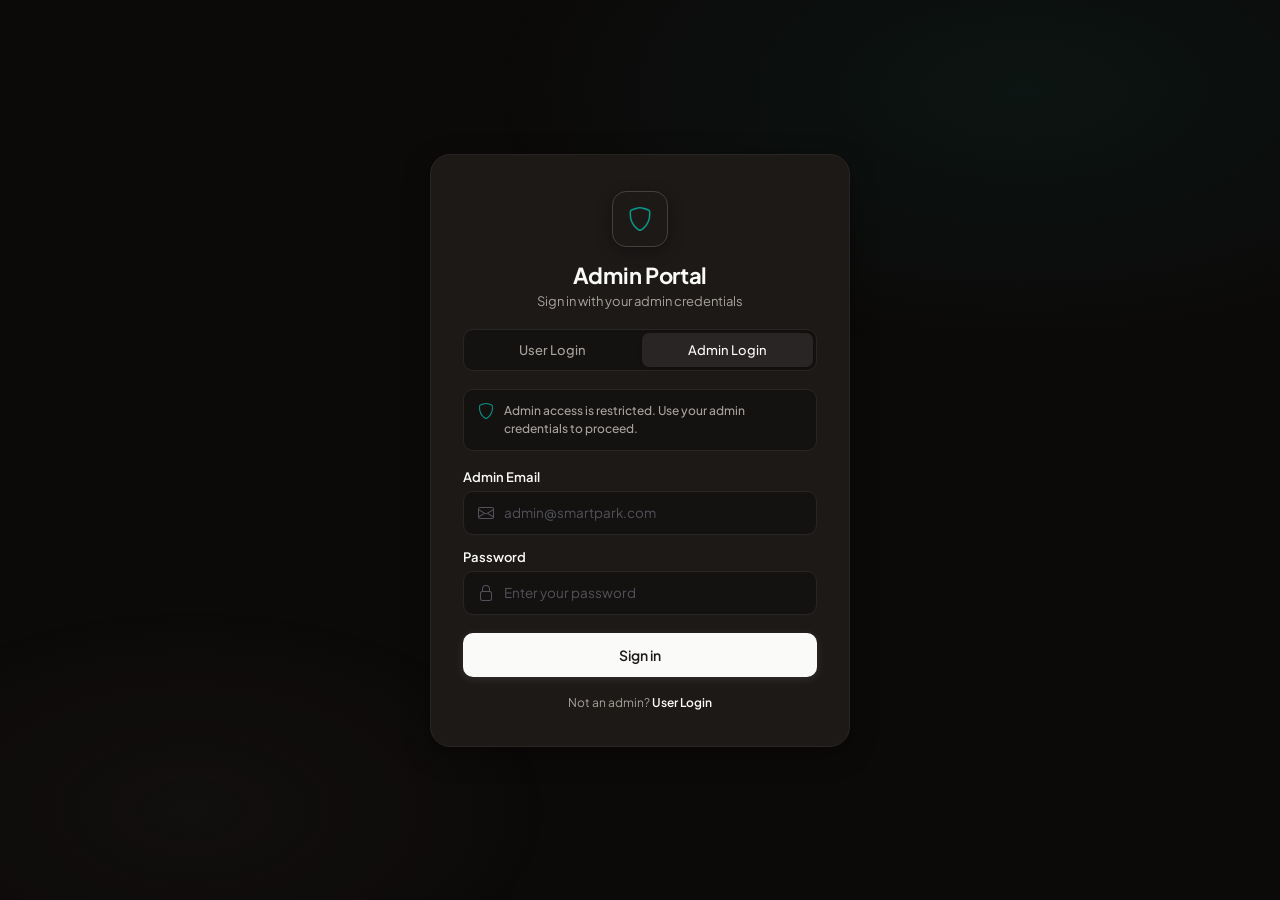
<file: Admin.html>
<!DOCTYPE html>
<html lang="en">
<head>
    <meta charset="UTF-8">
    <meta name="viewport" content="width=device-width, initial-scale=1.0">
    <title>Admin Portal · SmartPark</title>
    <link rel="preconnect" href="https://fonts.googleapis.com">
    <link href="https://fonts.googleapis.com/css2?family=Plus+Jakarta+Sans:wght@400;500;600;700&display=swap" rel="stylesheet">
</head>
<style>
*, *::before, *::after {
    margin: 0; padding: 0; box-sizing: border-box;
    font-family: 'Plus Jakarta Sans', -apple-system, BlinkMacSystemFont, "Segoe UI", sans-serif;
}

:root {
    --charcoal:       #1c1917;
    --charcoal-light: #292524;
    --accent:         #0d9488;
    --bg:             #0c0a09;
    --card:           #1c1917;
    --border:         #292524;
    --muted:          #78716c;
    --text:           #fafaf9;
    --text-muted:     #a8a29e;
    --green:          #059669;
    --radius:         14px;
    --shadow:         0 2px 8px rgba(0,0,0,0.2), 0 8px 28px rgba(0,0,0,0.3);
    --transition:     0.2s cubic-bezier(0.4,0,0.2,1);
}

body {
    background: var(--bg);
    display: flex;
    justify-content: center;
    align-items: center;
    min-height: 100vh;
    padding: 32px 16px;
}

/* Subtle background glow */
body::before {
    content: '';
    position: fixed;
    inset: 0;
    background:
        radial-gradient(ellipse 70% 50% at 80% 10%, rgba(13,148,136,0.08) 0%, transparent 60%),
        radial-gradient(ellipse 50% 40% at 15% 90%, rgba(28,25,23,0.4) 0%, transparent 55%);
    pointer-events: none;
    z-index: 0;
}

/* -- Card -- */
.login {
    position: relative;
    z-index: 1;
    width: 100%;
    max-width: 420px;
    background: var(--card);
    padding: 36px 32px;
    border-radius: 20px;
    border: 1px solid var(--border);
    box-shadow: var(--shadow);
    animation: fadeUp 0.35s ease both;
}

@keyframes fadeUp {
    from { opacity: 0; transform: translateY(14px); }
    to   { opacity: 1; transform: translateY(0); }
}

/* -- Logo / Header -- */
.logo {
    text-align: center;
    margin-bottom: 20px;
}

.logo-box {
    width: 56px;
    height: 56px;
    background: var(--charcoal);
    color: #0d9488;
    border: 1px solid #44403c;
    border-radius: 14px;
    display: flex;
    justify-content: center;
    align-items: center;
    margin: 0 auto 14px;
    box-shadow: 0 4px 16px rgba(0,0,0,0.3);
    transition: transform var(--transition);
}

.logo-box:hover { transform: scale(1.05); }

.logo h2 {
    font-size: 22px;
    font-weight: 700;
    color: var(--text);
    letter-spacing: -0.3px;
    margin-bottom: 4px;
}

.logo p {
    color: var(--text-muted);
    font-size: 13px;
}

/* -- Tab switcher -- */
.login-tabs {
    display: flex;
    margin: 18px 0;
    border: 1.5px solid var(--border);
    border-radius: 10px;
    overflow: hidden;
    background: #141210;
    padding: 3px;
    gap: 3px;
}

.User_Login,
.Admin_Login {
    flex: 1;
    padding: 9px 0;
    border: none;
    cursor: pointer;
    font-size: 13px;
    font-weight: 500;
    border-radius: 7px;
    transition: background 0.18s, color 0.18s, box-shadow 0.18s;
    font-family: inherit;
    color: var(--text-muted);
}

.User_Login { background: transparent; }
.User_Login:hover { background: #1c1917; color: var(--text); }

.Admin_Login {
    background: var(--charcoal-light);
    color: var(--text);
    box-shadow: 0 1px 4px rgba(0,0,0,0.2);
}

/* -- Alert note -- */
.note {
    display: flex;
    align-items: flex-start;
    gap: 10px;
    background: #141210;
    border: 1px solid var(--border);
    border-radius: 10px;
    padding: 12px 14px;
    margin: 0 0 18px;
}

.note svg {
    flex-shrink: 0;
    width: 16px;
    height: 16px;
    color: #0d9488;
    margin-top: 1px;
}

.note p {
    margin: 0;
    color: var(--text-muted);
    font-size: 12px;
    line-height: 1.5;
    font-weight: 500;
}

/* -- Form labels -- */
form label {
    display: block;
    font-size: 13px;
    font-weight: 600;
    color: var(--text);
    margin-bottom: 6px;
    margin-top: 14px;
}

/* -- Input boxes -- */
.email-box,
.password-box {
    display: flex;
    align-items: center;
    gap: 10px;
    width: 100%;
    height: 44px;
    padding: 0 14px;
    border: 1.5px solid var(--border);
    border-radius: 10px;
    background: #141210;
    transition: border-color 0.18s, box-shadow 0.18s, background 0.18s;
    color: #52525b;
}

.email-box:focus-within,
.password-box:focus-within {
    border-color: var(--accent);
    background: #1c1917;
    box-shadow: 0 0 0 3px rgba(13,148,136,0.1);
    color: var(--text-muted);
}

.email-box svg,
.password-box svg {
    flex-shrink: 0;
    width: 16px;
    height: 16px;
}

.email-box input,
.password-box input {
    width: 100%;
    height: 100%;
    border: none;
    outline: none;
    background: transparent;
    font-size: 13.5px;
    color: var(--text);
    font-family: inherit;
}

.email-box input::placeholder,
.password-box input::placeholder {
    color: #52525b;
}

/* -- Sign in button -- */
#Login {
    width: 100%;
    height: 44px;
    border: none;
    border-radius: 10px;
    background: var(--text);
    color: var(--charcoal);
    font-size: 14px;
    font-weight: 600;
    cursor: pointer;
    margin-top: 18px;
    letter-spacing: 0.1px;
    transition: opacity 0.18s, transform 0.12s, box-shadow 0.18s;
    font-family: inherit;
    position: relative;
    overflow: hidden;
    box-shadow: 0 2px 10px rgba(250,250,249,0.1);
}

#Login:hover  { opacity: 0.9; box-shadow: 0 4px 16px rgba(250,250,249,0.15); }
#Login:active { transform: scale(0.98); }

/* loading spinner inside button */
#Login .spinner {
    display: none;
    width: 16px;
    height: 16px;
    border: 2px solid rgba(28,25,23,0.3);
    border-top-color: var(--charcoal);
    border-radius: 50%;
    animation: spin 0.7s linear infinite;
    margin: 0 auto;
}

@keyframes spin {
    to { transform: rotate(360deg); }
}

/* -- Error message -- */
.error-msg {
    display: none;
    align-items: center;
    gap: 6px;
    background: rgba(239,68,68,0.08);
    border: 1px solid rgba(239,68,68,0.2);
    border-radius: 8px;
    padding: 9px 12px;
    margin-top: 12px;
    color: #f87171;
    font-size: 12.5px;
    font-weight: 500;
}

.error-msg.show { display: flex; }

/* -- Footer note -- */
.form-footer {
    text-align: center;
    margin-top: 18px;
    color: var(--text-muted);
    font-size: 12px;
}

.form-footer a {
    color: var(--text);
    text-decoration: none;
    font-weight: 600;
}

.form-footer a:hover { text-decoration: underline; }
</style>

<body>
    <div class="login">

        <!-- Header -->
        <div class="logo">
            <div class="logo-box">
                <svg xmlns="http://www.w3.org/2000/svg" width="24" height="24" fill="currentColor" viewBox="0 0 16 16">
                    <path d="M5.338 1.59a61 61 0 0 0-2.837.856.48.48 0 0 0-.328.39c-.554 4.157.726 7.19 2.253 9.188a10.7 10.7 0 0 0 2.287 2.233c.346.244.652.42.893.533q.18.085.293.118a1 1 0 0 0 .101.025 1 1 0 0 0 .1-.025q.114-.034.294-.118c.24-.113.547-.29.893-.533a10.7 10.7 0 0 0 2.287-2.233c1.527-1.997 2.807-5.031 2.253-9.188a.48.48 0 0 0-.328-.39c-.651-.213-1.75-.56-2.837-.855C9.552 1.29 8.531 1.067 8 1.067c-.53 0-1.552.223-2.662.524zM5.072.56C6.157.265 7.31 0 8 0s1.843.265 2.928.56c1.11.3 2.229.655 2.887.87a1.54 1.54 0 0 1 1.044 1.262c.596 4.477-.787 7.795-2.465 9.99a11.8 11.8 0 0 1-2.517 2.453 7 7 0 0 1-1.048.625c-.28.132-.581.24-.829.24s-.548-.108-.829-.24a7 7 0 0 1-1.048-.625 11.8 11.8 0 0 1-2.517-2.453C1.928 10.487.545 7.169 1.141 2.692A1.54 1.54 0 0 1 2.185 1.43 63 63 0 0 1 5.072.56"/>
                </svg>
            </div>
            <h2>Admin Portal</h2>
            <p>Sign in with your admin credentials</p>
        </div>

        <!-- Tab switcher -->
        <div class="login-tabs">
            <button onclick="redirect_Login()" class="User_Login">User Login</button>
            <button class="Admin_Login">Admin Login</button>
        </div>

        <!-- Security note -->
        <div class="note">
            <svg xmlns="http://www.w3.org/2000/svg" fill="currentColor" viewBox="0 0 16 16">
                <path d="M5.338 1.59a61 61 0 0 0-2.837.856.48.48 0 0 0-.328.39c-.554 4.157.726 7.19 2.253 9.188a10.7 10.7 0 0 0 2.287 2.233c.346.244.652.42.893.533q.18.085.293.118a1 1 0 0 0 .201 0q.114-.034.294-.118c.24-.113.547-.29.893-.533a10.7 10.7 0 0 0 2.287-2.233c1.527-1.997 2.807-5.031 2.253-9.188a.48.48 0 0 0-.328-.39c-.651-.213-1.75-.56-2.837-.855C9.552 1.29 8.531 1.067 8 1.067c-.53 0-1.552.223-2.662.524zM5.072.56C6.157.265 7.31 0 8 0s1.843.265 2.928.56c1.11.3 2.229.655 2.887.87a1.54 1.54 0 0 1 1.044 1.262c.596 4.477-.787 7.795-2.465 9.99a11.8 11.8 0 0 1-2.517 2.453 7 7 0 0 1-1.048.625c-.28.132-.581.24-.829.24s-.548-.108-.829-.24a7 7 0 0 1-1.048-.625 11.8 11.8 0 0 1-2.517-2.453C1.928 10.487.545 7.169 1.141 2.692A1.54 1.54 0 0 1 2.185 1.43 63 63 0 0 1 5.072.56"/>
            </svg>
            <p>Admin access is restricted. Use your admin credentials to proceed.</p>
        </div>

        <!-- Form -->
        <form method="post" onsubmit="return false;">

            <label for="Email">Admin Email</label>
            <div class="email-box">
                <svg xmlns="http://www.w3.org/2000/svg" fill="currentColor" viewBox="0 0 16 16">
                    <path d="M0 4a2 2 0 0 1 2-2h12a2 2 0 0 1 2 2v8a2 2 0 0 1-2 2H2a2 2 0 0 1-2-2zm2-1a1 1 0 0 0-1 1v.217l7 4.2 7-4.2V4a1 1 0 0 0-1-1zm13 2.383-4.708 2.825L15 11.105zm-.034 6.876-5.64-3.471L8 9.583l-1.326-.795-5.64 3.47A1 1 0 0 0 2 13h12a1 1 0 0 0 .966-.741M1 11.105l4.708-2.897L1 5.383z"/>
                </svg>
                <input type="email" id="Email" placeholder="admin@smartpark.com" autocomplete="email">
            </div>

            <label for="Password">Password</label>
            <div class="password-box">
                <svg xmlns="http://www.w3.org/2000/svg" fill="currentColor" viewBox="0 0 16 16">
                    <path fill-rule="evenodd" d="M8 0a4 4 0 0 1 4 4v2.05a2.5 2.5 0 0 1 2 2.45v5a2.5 2.5 0 0 1-2.5 2.5h-7A2.5 2.5 0 0 1 2 13.5v-5a2.5 2.5 0 0 1 2-2.45V4a4 4 0 0 1 4-4M4.5 7A1.5 1.5 0 0 0 3 8.5v5A1.5 1.5 0 0 0 4.5 15h7a1.5 1.5 0 0 0 1.5-1.5v-5A1.5 1.5 0 0 0 11.5 7zM8 1a3 3 0 0 0-3 3v2h6V4a3 3 0 0 0-3-3"/>
                </svg>
                <input type="password" id="Password" placeholder="Enter your password" autocomplete="current-password">
            </div>

            <!-- Error message -->
            <div class="error-msg" id="errorMsg">
                <svg xmlns="http://www.w3.org/2000/svg" width="14" height="14" fill="currentColor" viewBox="0 0 16 16">
                    <path d="M8 15A7 7 0 1 1 8 1a7 7 0 0 1 0 14m0 1A8 8 0 1 0 8 0a8 8 0 0 0 0 16"/>
                    <path d="M7.002 11a1 1 0 1 1 2 0 1 1 0 0 1-2 0M7.1 4.995a.905.905 0 1 1 1.8 0l-.35 3.507a.552.552 0 0 1-1.1 0z"/>
                </svg>
                <span id="errorText">Invalid admin credentials.</span>
            </div>

            <button id="Login" type="button" onclick="Admin_login()">
                <span id="btnText">Sign in</span>
                <div class="spinner" id="spinner"></div>
            </button>
        </form>

        <p class="form-footer">
            Not an admin? <a onclick="redirect_Login()" href="#">User Login</a>
        </p>
    </div>
</body>

<script>
    function Admin_login() {
        const Admin_email = document.getElementById("Email").value.trim();
        const Password    = document.getElementById("Password").value;
        const btn         = document.getElementById("Login");
        const btnText     = document.getElementById("btnText");
        const spinner     = document.getElementById("spinner");
        const errorMsg    = document.getElementById("errorMsg");
        const errorText   = document.getElementById("errorText");

        // Basic validation
        if (!Admin_email || !Password) {
            errorText.textContent = "Please fill in both fields.";
            errorMsg.classList.add("show");
            return;
        }
        errorMsg.classList.remove("show");

        // Loading state
        btn.disabled    = true;
        btnText.style.display  = "none";
        spinner.style.display  = "block";

        fetch("http://127.0.0.1:8000/Admin", {
            method: "POST",
            headers: { "Content-Type": "application/json" },
            body: JSON.stringify({ email: Admin_email, admin_password: Password })
        })
        .then(response => {
            if (!response.ok) throw new Error("HTTP " + response.status);
            return response.json();
        })
        .then(data => {
            if (data.success) {
                window.location.href = "AdminPanel.html";
            } else {
                errorText.textContent = "Invalid admin credentials. Please try again.";
                errorMsg.classList.add("show");
            }
        })
        .catch(() => {
            errorText.textContent = "Cannot reach server. Make sure the backend is running.";
            errorMsg.classList.add("show");
        })
        .finally(() => {
            btn.disabled           = false;
            btnText.style.display  = "inline";
            spinner.style.display  = "none";
        });
    }

    function redirect_Login() {
        window.location.href = "Login.html";
    }

    // Enter key support
    document.addEventListener("keydown", function(e) {
        if (e.key === "Enter") Admin_login();
    });
</script>
</html>
</file>
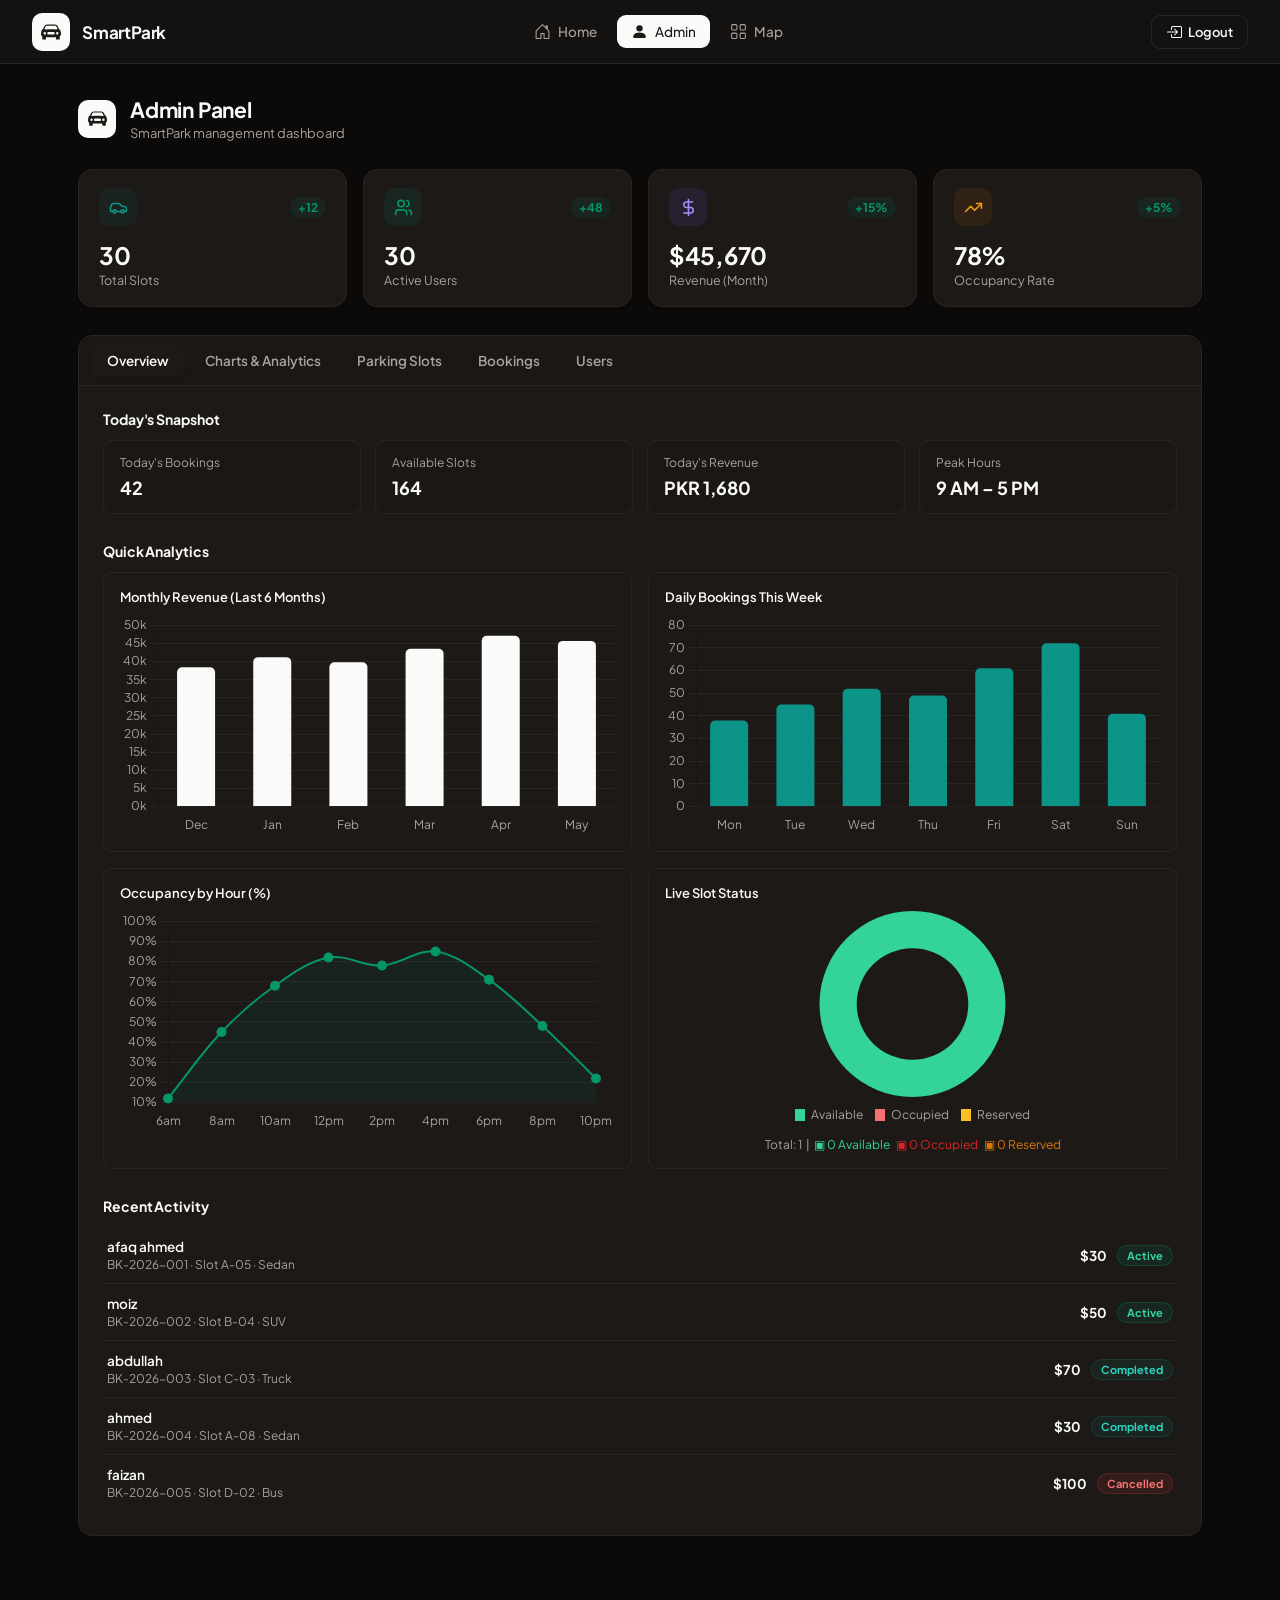
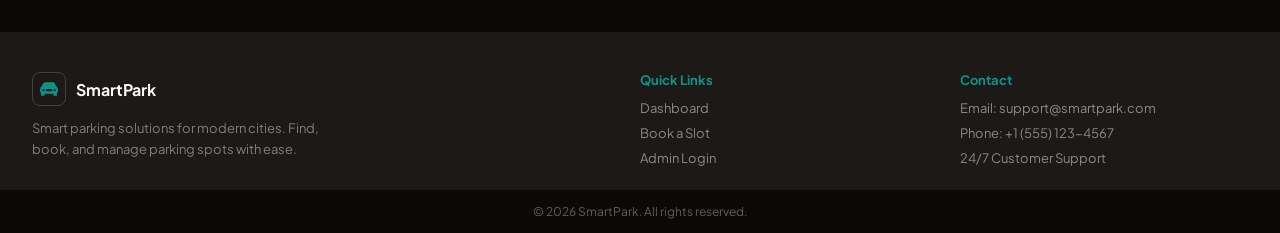
<file: AdminPanel.html>
<!DOCTYPE html>
<html lang="en">
<head>
<meta charset="UTF-8">
<meta name="viewport" content="width=device-width, initial-scale=1.0">
<title>SmartPark Admin Panel</title>
<link rel="preconnect" href="https://fonts.googleapis.com">
<link href="https://fonts.googleapis.com/css2?family=Plus+Jakarta+Sans:wght@400;500;600;700&display=swap" rel="stylesheet">
<link rel="stylesheet" href="Admin-theme.css">
<link rel="stylesheet" href="Admin.css">
</head>
<body>

<!-- ── Navbar ── -->
<nav class="navbar">
  <div class="logo">
    <div class="logo-box">
      <svg xmlns="http://www.w3.org/2000/svg" width="20" height="20" fill="currentColor" viewBox="0 0 16 16">
        <path d="M2.52 3.515A2.5 2.5 0 0 1 4.82 2h6.362c1 0 1.904.596 2.298 1.515l.792 1.848c.075.175.21.319.38.404.5.25.855.715.965 1.262l.335 1.679q.05.242.049.49v.413c0 .814-.39 1.543-1 1.997V13.5a.5.5 0 0 1-.5.5h-2a.5.5 0 0 1-.5-.5v-1.338c-1.292.048-2.745.088-4 .088s-2.708-.04-4-.088V13.5a.5.5 0 0 1-.5.5h-2a.5.5 0 0 1-.5-.5v-1.892c-.61-.454-1-1.183-1-1.997v-.413a2.5 2.5 0 0 1 .049-.49l.335-1.68c.11-.546.465-1.012.964-1.261a.8.8 0 0 0 .381-.404l.792-1.848ZM3 10a1 1 0 1 0 0-2 1 1 0 0 0 0 2m10 0a1 1 0 1 0 0-2 1 1 0 0 0 0 2M6 8a1 1 0 0 0 0 2h4a1 1 0 1 0 0-2zM2.906 5.189a.51.51 0 0 0 .497.731c.91-.073 3.35-.17 4.597-.17s3.688.097 4.597.17a.51.51 0 0 0 .497-.731l-.956-1.913A.5.5 0 0 0 11.691 3H4.309a.5.5 0 0 0-.447.276L2.906 5.19Z"/>
      </svg>
    </div>
    <h2>SmartPark</h2>
  </div>

  <div class="links">
    <a href="Home.html">
      <svg xmlns="http://www.w3.org/2000/svg" width="16" height="16" fill="currentColor" viewBox="0 0 16 16"><path d="M8.354 1.146a.5.5 0 0 0-.708 0l-6 6A.5.5 0 0 0 1.5 7.5v7a.5.5 0 0 0 .5.5h4.5a.5.5 0 0 0 .5-.5v-4h2v4a.5.5 0 0 0 .5.5H14a.5.5 0 0 0 .5-.5v-7a.5.5 0 0 0-.146-.354L13 5.793V2.5a.5.5 0 0 0-.5-.5h-1a.5.5 0 0 0-.5.5v1.293zM2.5 14V7.707l5.5-5.5 5.5 5.5V14H10v-4a.5.5 0 0 0-.5-.5h-3a.5.5 0 0 0-.5.5v4z"/></svg>
      <span>Home</span>
    </a>
    <a href="AdminPanel.html" class="active">
      <svg xmlns="http://www.w3.org/2000/svg" width="16" height="16" fill="currentColor" viewBox="0 0 16 16"><path d="M3 14s-1 0-1-1 1-4 6-4 6 3 6 4-1 1-1 1zm5-6a3 3 0 1 0 0-6 3 3 0 0 0 0 6"/></svg>
      <span>Admin</span>
    </a>
    <a href="Dashboard.html">
      <svg xmlns="http://www.w3.org/2000/svg" width="16" height="16" fill="currentColor" viewBox="0 0 16 16"><path d="M1 2.5A1.5 1.5 0 0 1 2.5 1h3A1.5 1.5 0 0 1 7 2.5v3A1.5 1.5 0 0 1 5.5 7h-3A1.5 1.5 0 0 1 1 5.5zM2.5 2a.5.5 0 0 0-.5.5v3a.5.5 0 0 0 .5.5h3a.5.5 0 0 0 .5-.5v-3a.5.5 0 0 0-.5-.5zm6.5.5A1.5 1.5 0 0 1 10.5 1h3A1.5 1.5 0 0 1 15 2.5v3A1.5 1.5 0 0 1 13.5 7h-3A1.5 1.5 0 0 1 9 5.5zm1.5-.5a.5.5 0 0 0-.5.5v3a.5.5 0 0 0 .5.5h3a.5.5 0 0 0 .5-.5v-3a.5.5 0 0 0-.5-.5zM1 10.5A1.5 1.5 0 0 1 2.5 9h3A1.5 1.5 0 0 1 7 10.5v3A1.5 1.5 0 0 1 5.5 15h-3A1.5 1.5 0 0 1 1 13.5zm1.5-.5a.5.5 0 0 0-.5.5v3a.5.5 0 0 0 .5.5h3a.5.5 0 0 0 .5-.5v-3a.5.5 0 0 0-.5-.5zm6.5.5A1.5 1.5 0 0 1 10.5 9h3a1.5 1.5 0 0 1 1.5 1.5v3a1.5 1.5 0 0 1-1.5 1.5h-3A1.5 1.5 0 0 1 9 13.5zm1.5-.5a.5.5 0 0 0-.5.5v3a.5.5 0 0 0 .5.5h3a.5.5 0 0 0 .5-.5v-3a.5.5 0 0 0-.5-.5z"/></svg>
      <span>Map</span>
    </a>
  </div>

  <div class="buttons">
    <button onclick="window.location.href='Login.html'">
      <svg xmlns="http://www.w3.org/2000/svg" width="16" height="16" fill="currentColor" viewBox="0 0 16 16"><path fill-rule="evenodd" d="M6 3.5a.5.5 0 0 1 .5-.5h8a.5.5 0 0 1 .5.5v9a.5.5 0 0 1-.5.5h-8a.5.5 0 0 1-.5-.5v-2a.5.5 0 0 0-1 0v2A1.5 1.5 0 0 0 6.5 14h8a1.5 1.5 0 0 0 1.5-1.5v-9A1.5 1.5 0 0 0 14.5 2h-8A1.5 1.5 0 0 0 5 3.5v2a.5.5 0 0 0 1 0z"/><path fill-rule="evenodd" d="M11.854 8.354a.5.5 0 0 0 0-.708l-3-3a.5.5 0 1 0-.708.708L10.293 7.5H1.5a.5.5 0 0 0 0 1h8.793l-2.147 2.146a.5.5 0 0 0 .708.708z"/></svg>
      Logout
    </button>
  </div>
</nav>

<div class="page">
  <div class="container">

    <!-- Header -->
    <div class="header">
      <div class="header-left">
        <div class="brand-icon">
          <svg xmlns="http://www.w3.org/2000/svg" width="20" height="20" fill="currentColor" viewBox="0 0 16 16"><path d="M2.52 3.515A2.5 2.5 0 0 1 4.82 2h6.362c1 0 1.904.596 2.298 1.515l.792 1.848c.075.175.21.319.38.404.5.25.855.715.965 1.262l.335 1.679q.05.242.049.49v.413c0 .814-.39 1.543-1 1.997V13.5a.5.5 0 0 1-.5.5h-2a.5.5 0 0 1-.5-.5v-1.338c-1.292.048-2.745.088-4 .088s-2.708-.04-4-.088V13.5a.5.5 0 0 1-.5.5h-2a.5.5 0 0 1-.5-.5v-1.892c-.61-.454-1-1.183-1-1.997v-.413a2.5 2.5 0 0 1 .049-.49l.335-1.68c.11-.546.465-1.012.964-1.261a.8.8 0 0 0 .381-.404l.792-1.848ZM3 10a1 1 0 1 0 0-2 1 1 0 0 0 0 2m10 0a1 1 0 1 0 0-2 1 1 0 0 0 0 2M6 8a1 1 0 0 0 0 2h4a1 1 0 1 0 0-2zM2.906 5.189a.51.51 0 0 0 .497.731c.91-.073 3.35-.17 4.597-.17s3.688.097 4.597.17a.51.51 0 0 0 .497-.731l-.956-1.913A.5.5 0 0 0 11.691 3H4.309a.5.5 0 0 0-.447.276L2.906 5.19Z"/></svg>
        </div>
        <div>
          <h1>Admin Panel</h1>
          <div class="subtitle">SmartPark management dashboard</div>
        </div>
      </div>
    </div>

    <!-- Stats Cards -->
    <div class="stats-grid" id="statsGrid"></div>

    <!-- Main Panel -->
    <div class="panel">
      <!-- Tabs -->
      <div class="tabs-bar">
        <div class="tabs-scroll" id="tabsBar"></div>
      </div>
      <!-- Tab Content -->
      <div class="tab-content" id="tabContent"></div>
    </div>

  </div>
</div>

<!-- Chart.js CDN -->
<script src="chart.umd.js"></script>

<!-- Data & Logic -->
<script src="Admin_data.js"></script>
<script src="Admin_script.js"></script>

<script>
(async function init() {
  await loadAnalytics();
  await loadLiveSlots();
  await loadAllSlots();
  await loadLiveUsers();
  await loadLiveBookings();
  renderStats();
  renderTabsBar();
  renderTabContent();
})();

function attachSearchHandler() {
  const el = document.getElementById("searchInput");
  if (!el) return;
  el.addEventListener("input", e => {
    searchTerm = e.target.value.trim().toLowerCase();
    renderTabContent();
  });
}

function attachTableActionHandlers() {
  document.querySelectorAll(".icon-btn").forEach(btn => {
    btn.addEventListener("click", e => {
      e.stopPropagation();
      const action = btn.dataset.action;
      const id     = btn.dataset.id;
      const type   = activeTab.slice(0, -1);
      if (action === "edit")   showEditModal(type, id);
      if (action === "delete") showDeleteModal(type, id);
      if (action === "view")   showViewModal(type, id);
    });
  });
}

function showViewModal(type, id) {
  if (type === "booking" || activeTab === "bookings") {
    const source   = liveBookings ?? BOOKINGS;
    const booking  = source.find(b => String(b.id) === String(id));
    if (!booking) return;
    const content = `
      <div class="form-stack" style="gap:12px;">
        <div style="display:flex;justify-content:space-between;padding:6px 0;border-bottom:1px solid var(--border);">
          <span style="color:var(--muted-foreground);font-size:13px;">Booking ID</span>
          <span style="font-weight:600;font-size:13px;">${booking.bookingId || id}</span>
        </div>
        <div style="display:flex;justify-content:space-between;padding:6px 0;border-bottom:1px solid var(--border);">
          <span style="color:var(--muted-foreground);font-size:13px;">User</span>
          <span style="font-weight:600;font-size:13px;">${booking.user || '-'}</span>
        </div>
        <div style="display:flex;justify-content:space-between;padding:6px 0;border-bottom:1px solid var(--border);">
          <span style="color:var(--muted-foreground);font-size:13px;">Slot</span>
          <span style="font-weight:600;font-size:13px;">${booking.slotId || '-'}</span>
        </div>
        <div style="display:flex;justify-content:space-between;padding:6px 0;border-bottom:1px solid var(--border);">
          <span style="color:var(--muted-foreground);font-size:13px;">Vehicle</span>
          <span style="font-weight:600;font-size:13px;">${booking.vehicleType || '-'}</span>
        </div>
        <div style="display:flex;justify-content:space-between;padding:6px 0;border-bottom:1px solid var(--border);">
          <span style="color:var(--muted-foreground);font-size:13px;">Amount</span>
          <span style="font-weight:600;font-size:13px;">${booking.amount || '-'}</span>
        </div>
        <div style="display:flex;justify-content:space-between;padding:6px 0;">
          <span style="color:var(--muted-foreground);font-size:13px;">Status</span>
          <span class="badge badge-sm badge-${(booking.status || 'active').toLowerCase()}">${booking.status || 'active'}</span>
        </div>
      </div>
    `;
    showModal("Booking Details", content, () => closeModal());
    const confirmBtn = document.getElementById("modalConfirmBtn");
    if (confirmBtn) { confirmBtn.textContent = "Close"; confirmBtn.onclick = closeModal; }
  }
}

function showEditModal(type, id) {
  if (activeTab === "slots" || type === "slot") {
    const slot = allSlots.find(s => String(s.id) === String(id));
    if (slot) showSlotModal(slot);
  } else if (activeTab === "bookings" || type === "booking") {
    const source  = liveBookings ?? BOOKINGS;
    const booking = source.find(b => String(b.id) === String(id));
    if (!booking) return;
    const content = `
      <div class="form-stack">
        <div class="form-field"><label>Status</label>
          <select id="editStatus">
            <option value="active" ${booking.status === 'active' ? 'selected' : ''}>Active</option>
            <option value="completed" ${booking.status === 'completed' ? 'selected' : ''}>Completed</option>
            <option value="cancelled" ${booking.status === 'cancelled' ? 'selected' : ''}>Cancelled</option>
          </select>
        </div>
      </div>
    `;
    showModal("Update Booking", content, () => {
      const newStatus = document.getElementById("editStatus").value;
      updateBookingStatus(id, newStatus);
    });
  }
}

function showDeleteModal(type, id) {
  if (activeTab === "slots" || type === "slot") {
    showModal("Delete Slot", `<p style="font-size:13.5px;">Are you sure you want to delete this slot?</p>`, () => deleteSlot(id));
  } else if (activeTab === "bookings" || type === "booking") {
    showModal("Delete Booking", `<p style="font-size:13.5px;">Delete this booking? The slot will be freed.</p>`, () => deleteBooking(id));
  }
}
</script>

<!-- ── Footer ── -->
<footer class="footer" style="margin-top:40px;">

  <div class="footer-section">
    <div class="footer-logo">
      <div class="logo-box" style="width:34px;height:34px;background:var(--navy-soft);color:#0d9488;border-radius:8px;display:flex;align-items:center;justify-content:center;border:1px solid #44403c;">
        <svg xmlns="http://www.w3.org/2000/svg" width="18" height="18" fill="currentColor" viewBox="0 0 16 16">
          <path d="M2.52 3.515A2.5 2.5 0 0 1 4.82 2h6.362c1 0 1.904.596 2.298 1.515l.792 1.848c.075.175.21.319.38.404.5.25.855.715.965 1.262l.335 1.679q.05.242.049.49v.413c0 .814-.39 1.543-1 1.997V13.5a.5.5 0 0 1-.5.5h-2a.5.5 0 0 1-.5-.5v-1.338c-1.292.048-2.745.088-4 .088s-2.708-.04-4-.088V13.5a.5.5 0 0 1-.5.5h-2a.5.5 0 0 1-.5-.5v-1.892c-.61-.454-1-1.183-1-1.997v-.413a2.5 2.5 0 0 1 .049-.49l.335-1.68c.11-.546.465-1.012.964-1.261a.8.8 0 0 0 .381-.404l.792-1.848ZM3 10a1 1 0 1 0 0-2 1 1 0 0 0 0 2m10 0a1 1 0 1 0 0-2 1 1 0 0 0 0 2M6 8a1 1 0 0 0 0 2h4a1 1 0 1 0 0-2z"/>
        </svg>
      </div>
      <h2>SmartPark</h2>
    </div>
    <p class="footer-text">Smart parking solutions for modern cities. Find, book, and manage parking spots with ease.</p>
  </div>

  <div class="footer-section">
    <h3>Quick Links</h3>
    <ul>
      <li><a href="Dashboard.html">Dashboard</a></li>
      <li><a href="BookSlot.html">Book a Slot</a></li>
      <li><a href="Admin.html">Admin Login</a></li>
    </ul>
  </div>

  <div class="footer-section">
    <h3>Contact</h3>
    <ul>
      <li>Email: support@smartpark.com</li>
      <li>Phone: +1 (555) 123-4567</li>
      <li>24/7 Customer Support</li>
    </ul>
  </div>

</footer>
<div class="footer-bottom">&copy; 2026 SmartPark. All rights reserved.</div>

</body>
</html>
</file>
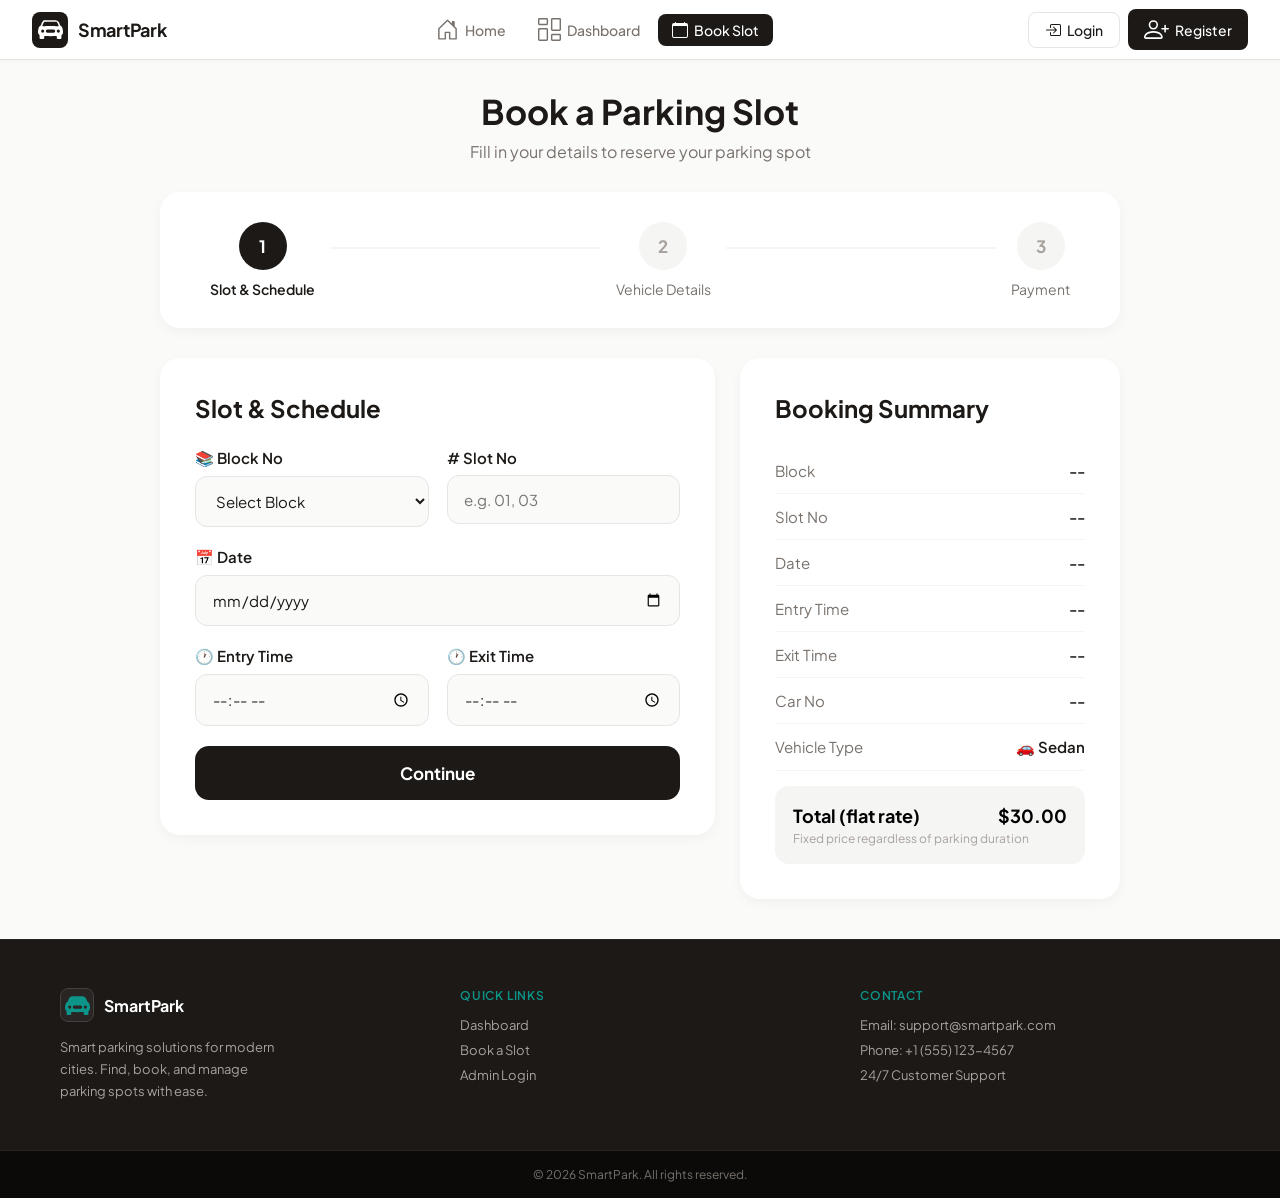
<file: BookSlot.html>
<!DOCTYPE html>
<html lang="en">
<head>
<meta charset="UTF-8">
<meta name="viewport" content="width=device-width, initial-scale=1.0">
<title>Book a Parking Slot</title>
<link rel="preconnect" href="https://fonts.googleapis.com">
<link href="https://fonts.googleapis.com/css2?family=Plus+Jakarta+Sans:wght@400;500;600;700;800&display=swap" rel="stylesheet">
<style>
*{margin:0;padding:0;box-sizing:border-box;font-family:'Plus Jakarta Sans',-apple-system,BlinkMacSystemFont,'Segoe UI',Arial,sans-serif}
body{
    margin:0;
    padding:0;
    background:#fafaf9;
}
.wrap{
    max-width:1000px;
    margin:30px auto 40px;
    padding:0 20px;
}
h1{text-align:center;font-size:34px;color:#1c1917}
.sub{text-align:center;color:#78716c;margin-top:8px;margin-bottom:30px}

/* -- Navbar -- */
.navbar { display: flex; align-items: center; justify-content: space-between; padding: 0 32px; height: 60px; background: #ffffff;
    border-bottom: 1px solid #e7e5e4; box-shadow: 0 1px 4px rgba(0,0,0,0.04); position: sticky;
    top: 0;z-index: 100;}

.navbar .logo { display: flex; align-items: center; gap: 10px;}
.navbar .logo h2 { font-size: 18px; font-weight: 700; color: #1c1917; margin: 0; letter-spacing: -0.3px;}

.navbar .logo .logo-box {width: 36px;height: 36px;background: #1c1917;color: white;border-radius: 8px;
    display: flex;align-items: center;justify-content: center;}
.navbar .links { display: flex;align-items: center;gap: 4px;}
.navbar .links a { display: flex; align-items: center;gap: 6px;padding: 7px 14px;border-radius: 8px;font-size: 14px; font-weight: 500; color: #78716c;text-decoration: none; transition: background 0.15s, color 0.15s;}
.navbar .links a:hover { background: #f5f5f4; color: #1c1917;}
.navbar .links a.active {  background: #1c1917;  color: #ffffff;}
.navbar .buttons { display: flex; align-items: center; gap: 8px;}
.navbar .buttons .Login {display: flex;align-items: center;gap: 6px;padding: 8px 16px;border: 1px solid #e7e5e4;border-radius: 8px;  background: white; font-size: 14px;font-weight: 500;color: #1c1917;cursor: pointer;transition: background 0.15s;}
.navbar .buttons .Login:hover { background: #fafaf9; }
.navbar .buttons .Register { display: flex; align-items: center; gap: 6px; padding: 8px 16px;border: none;border-radius: 8px; background: #1c1917; font-size: 14px; font-weight: 500; color: white; cursor: pointer; transition: opacity 0.15s;}
.navbar .buttons .Register:hover { opacity: 0.88; }

/* -- Footer -- */
footer.footer {
    width: 100%;
    background: #1c1917;
    display: flex;
    gap: 0;
    flex-wrap: wrap;
    padding: 48px 60px;
    border-top: 1px solid #292524;
    margin-top: auto;
}

.footer-section {
    flex: 1;
    min-width: 200px;
    padding-right: 40px;
}
.footer-section:last-child { padding-right: 0; }

.footer-logo {
    display: flex; align-items: center; gap: 10px;
    margin-bottom: 14px;
}

.footer-logo .logo-box {
    width: 34px; height: 34px;
    background: #292524; color: #0d9488;
    border-radius: 8px;
    display: flex; align-items: center; justify-content: center;
    border: 1px solid #44403c;
}

.footer-logo h2 {
    font-size: 16px; font-weight: 700;
    color: #ffffff;
}

.footer-text {
    font-size: 13px;
    color: #a8a29e;
    line-height: 1.7;
    max-width: 220px;
}

.footer-section h3 {
    font-size: 12px;
    font-weight: 600;
    color: #0d9488;
    margin-bottom: 14px;
    letter-spacing: 0.8px;
    text-transform: uppercase;
}

.footer-section ul { list-style: none; }

.footer-section ul li {
    font-size: 13px;
    color: #a8a29e;
    margin-bottom: 9px;
}

.footer-section ul li a {
    color: #a8a29e;
    text-decoration: none;
    transition: color var(--transition);
}

.footer-section ul li a:hover { color: #e0e4ff; }

.footer-bottom {
    width: 100%;
    background: #0c0a09;
    color: #78716c;
    text-align: center;
    font-size: 12px;
    padding: 16px;
    border-top: 1px solid #292524;
}

/* Scrollbar */
::-webkit-scrollbar { width: 6px; }
::-webkit-scrollbar-track { background: transparent; }
::-webkit-scrollbar-thumb { background: #d6d3d1; border-radius: 3px; }

@media (max-width: 600px) {
    .slot { width: calc(50% - 7px); height: 92px; }
    .slots-row { gap: 10px; }
    .navbar { padding: 0 16px; }
    .navbar .links a span { display: none; }
    footer.footer { padding: 36px 24px; }
}
  
/* Tracker */
.tracker{background:#fff;border-radius:20px;padding:30px 50px;display:flex;align-items:center;
box-shadow:0 4px 12px rgba(0,0,0,.04);margin-bottom:30px}
.t-step{display:flex;flex-direction:column;align-items:center;gap:10px;flex-shrink:0}
.t-circle{width:48px;height:48px;border-radius:50%;background:#f5f5f4;color:#a8a29e;
display:flex;align-items:center;justify-content:center;font-weight:700;font-size:17px;transition:.3s}
.t-step.done .t-circle, .t-step.active .t-circle{background:#1c1917;color:#fff}
.t-label{font-size:14px;color:#78716c}
.t-step.active .t-label, .t-step.done .t-label{color:#1c1917;font-weight:600}
.t-line{flex:1;height:2px;background:#f5f5f4;margin:0 15px;margin-bottom:24px;transition:.3s}
.t-line.done{background:#1c1917}

/* Layout */
.grid{display:grid;grid-template-columns:1fr 380px;gap:25px}
@media(max-width:800px){.grid{grid-template-columns:1fr}}
.card{background:#fff;border-radius:20px;padding:35px;box-shadow:0 4px 12px rgba(0,0,0,.04)}
.card h2{font-size:24px;margin-bottom:25px;color:#1c1917}

.field{margin-bottom:20px}
.field label{display:flex;align-items:center;gap:8px;font-weight:600;font-size:15px;margin-bottom:8px;color:#1c1917}
.field-row{display:grid;grid-template-columns:1fr 1fr;gap:18px}
input,select{width:100%;padding:14px 16px;border:1px solid #e7e5e4;border-radius:12px;background:#fafaf9;
font-size:15px;color:#1c1917}
input:focus,select:focus{outline:2px solid #1c1917}

.btn{padding:16px;border:none;border-radius:14px;font-size:17px;font-weight:700;cursor:pointer;width:100%}
.btn-primary{background:#1c1917;color:#fff}
.btn-primary:disabled{opacity:.5;cursor:not-allowed}
.btn-outline{background:#fff;border:1px solid #e7e5e4;color:#1c1917}
.btn-row{display:flex;gap:15px;margin-top:5px}

/* Vehicle type cards */
.vtype-grid{display:grid;grid-template-columns:1fr 1fr;gap:15px;margin-bottom:25px}
.vtype{border:1px solid #e7e5e4;border-radius:14px;padding:16px 18px;display:flex;align-items:center;gap:14px;
cursor:pointer;transition:.15s}
.vtype.selected{border:2px solid #1c1917;background:#f5f5f4}
.vtype .emoji{font-size:26px}
.vtype .vt-name{font-weight:700;font-size:16px}
.vtype .vt-desc{font-size:13px;color:#78716c}
.vtype .vt-price{margin-left:auto;font-weight:700;font-size:18px}

/* Payment method */
.pay-grid{display:grid;grid-template-columns:1fr 1fr;gap:15px;margin-bottom:25px}
.paymethod{border:1px solid #e7e5e4;border-radius:14px;padding:30px;text-align:center;cursor:pointer;font-weight:700}
.paymethod.selected{border:2px solid #1c1917;background:#f5f5f4}
.paymethod .pm-icon{font-size:26px;display:block;margin-bottom:10px}

/* Summary */
.summary-row{display:flex;justify-content:space-between;padding:13px 0;border-bottom:1px solid #f5f5f4;font-size:15px}
.summary-row span:first-child{color:#78716c}
.summary-row span:last-child{font-weight:600;color:#1c1917}
.total-box{background:#f5f5f4;border-radius:14px;padding:18px;margin-top:15px}
.total-box .trow{display:flex;justify-content:space-between;font-weight:700;font-size:18px}
.total-box .tnote{font-size:12px;color:#a8a29e;margin-top:4px}

/* Confirmation */
.confirm-wrap{max-width:600px;margin:60px auto;text-align:center}
.check{width:90px;height:90px;border-radius:50%;background:#d1fae5;display:flex;align-items:center;
justify-content:center;font-size:42px;color:#059669;margin:0 auto 25px}
.confirm-card{background:#fff;border-radius:20px;padding:40px;box-shadow:0 4px 12px rgba(0,0,0,.04);text-align:left}
.confirm-card h1{font-size:30px;text-align:center}
.confirm-card .csub{text-align:center;color:#78716c;margin:10px 0 25px}
.receipt{background:#f5f5f4;border-radius:14px;padding:10px 20px}
.receipt .summary-row:last-child{border-bottom:none}

.hidden{display:none}


</style>
</head>
<body>

     <!-- Navigation bar -->
    <div class="navbar">
        <div class="logo">
            <div class="logo-box">
                <svg xmlns="http://www.w3.org/2000/svg" width="25" height="25" fill="currentColor" class="bi bi-car-front-fill" viewBox="0 0 16 16">
                <path d="M2.52 3.515A2.5 2.5 0 0 1 4.82 2h6.362c1 0 1.904.596 2.298 1.515l.792 1.848c.075.175.21.319.38.404.5.25.855.715.965 1.262l.335 1.679q.05.242.049.49v.413c0 .814-.39 1.543-1 1.997V13.5a.5.5 0 0 1-.5.5h-2a.5.5 0 0 1-.5-.5v-1.338c-1.292.048-2.745.088-4 .088s-2.708-.04-4-.088V13.5a.5.5 0 0 1-.5.5h-2a.5.5 0 0 1-.5-.5v-1.892c-.61-.454-1-1.183-1-1.997v-.413a2.5 2.5 0 0 1 .049-.49l.335-1.68c.11-.546.465-1.012.964-1.261a.8.8 0 0 0 .381-.404l.792-1.848ZM3 10a1 1 0 1 0 0-2 1 1 0 0 0 0 2m10 0a1 1 0 1 0 0-2 1 1 0 0 0 0 2M6 8a1 1 0 0 0 0 2h4a1 1 0 1 0 0-2zM2.906 5.189a.51.51 0 0 0 .497.731c.91-.073 3.35-.17 4.597-.17s3.688.097 4.597.17a.51.51 0 0 0 .497-.731l-.956-1.913A.5.5 0 0 0 11.691 3H4.309a.5.5 0 0 0-.447.276L2.906 5.19Z"/>
                </svg>
            </div>
                <h2>SmartPark</h2>
        </div>

        <div class="links">

             <a onclick="window.location.href ='Home.html'" href="#">
                <svg xmlns="http://www.w3.org/2000/svg" width="23" height="23" fill="currentColor" class="bi bi-house-door" viewBox="0 0 16 16">
                <path d="M8.354 1.146a.5.5 0 0 0-.708 0l-6 6A.5.5 0 0 0 1.5 7.5v7a.5.5 0 0 0 .5.5h4.5a.5.5 0 0 0 .5-.5v-4h2v4a.5.5 0 0 0 .5.5H14a.5.5 0 0 0 .5-.5v-7a.5.5 0 0 0-.146-.354L13 5.793V2.5a.5.5 0 0 0-.5-.5h-1a.5.5 0 0 0-.5.5v1.293zM2.5 14V7.707l5.5-5.5 5.5 5.5V14H10v-4a.5.5 0 0 0-.5-.5h-3a.5.5 0 0 0-.5.5v4z"/>
                </svg>
                
                <span>Home</span>
            </a>    

            <a onclick="window.location.href = 'Dashboard.html'" href="#">
                <svg xmlns="http://www.w3.org/2000/svg" width="23" height="23" fill="currentColor" class="bi bi-columns-gap" viewBox="0 0 16 16">
                <path d="M6 1v3H1V1zM1 0a1 1 0 0 0-1 1v3a1 1 0 0 0 1 1h5a1 1 0 0 0 1-1V1a1 1 0 0 0-1-1zm14 12v3h-5v-3zm-5-1a1 1 0 0 0-1 1v3a1 1 0 0 0 1 1h5a1 1 0 0 0 1-1v-3a1 1 0 0 0-1-1zM6 8v7H1V8zM1 7a1 1 0 0 0-1 1v7a1 1 0 0 0 1 1h5a1 1 0 0 0 1-1V8a1 1 0 0 0-1-1zm14-6v7h-5V1zm-5-1a1 1 0 0 0-1 1v7a1 1 0 0 0 1 1h5a1 1 0 0 0 1-1V1a1 1 0 0 0-1-1z"/>
                </svg>

                <span>Dashboard</span>
            </a>


             <a href="#"  class="active">
                <svg xmlns="http://www.w3.org/2000/svg" width="16" height="16" fill="currentColor" class="bi bi-calendar" viewBox="0 0 16 16">
               <path d="M3.5 0a.5.5 0 0 1 .5.5V1h8V.5a.5.5 0 0 1 1 0V1h1a2 2 0 0 1 2 2v11a2 2 0 0 1-2 2H2a2 2 0 0 1-2-2V3a2 2 0 0 1 2-2h1V.5a.5.5 0 0 1 .5-.5M1 4v10a1 1 0 0 0 1 1h12a1 1 0 0 0 1-1V4z"/>
               </svg>
                
                <span>Book Slot</span>
            </a>

        </div>

        <div class="buttons">
            <button onclick="window.location.href = 'Login.html'" class="Login">
                <svg xmlns="http://www.w3.org/2000/svg" width="16" height="16" fill="currentColor" class="bi bi-box-arrow-in-right" viewBox="0 0 16 16">
                <path fill-rule="evenodd" d="M6 3.5a.5.5 0 0 1 .5-.5h8a.5.5 0 0 1 .5.5v9a.5.5 0 0 1-.5.5h-8a.5.5 0 0 1-.5-.5v-2a.5.5 0 0 0-1 0v2A1.5 1.5 0 0 0 6.5 14h8a1.5 1.5 0 0 0 1.5-1.5v-9A1.5 1.5 0 0 0 14.5 2h-8A1.5 1.5 0 0 0 5 3.5v2a.5.5 0 0 0 1 0z"/>
                <path fill-rule="evenodd" d="M11.854 8.354a.5.5 0 0 0 0-.708l-3-3a.5.5 0 1 0-.708.708L10.293 7.5H1.5a.5.5 0 0 0 0 1h8.793l-2.147 2.146a.5.5 0 0 0 .708.708z"/>
                </svg>
                Login</button>

            <button onclick="window.location.href = 'Register.html'" class="Register">
                <svg xmlns="http://www.w3.org/2000/svg" width="25" height="25" fill="currentColor" class="bi bi-person-plus" viewBox="0 0 16 16">
                <path d="M6 8a3 3 0 1 0 0-6 3 3 0 0 0 0 6m2-3a2 2 0 1 1-4 0 2 2 0 0 1 4 0m4 8c0 1-1 1-1 1H1s-1 0-1-1 1-4 6-4 6 3 6 4m-1-.004c-.001-.246-.154-.986-.832-1.664C9.516 10.68 8.289 10 6 10s-3.516.68-4.168 1.332c-.678.678-.83 1.418-.832 1.664z"/>
                <path fill-rule="evenodd" d="M13.5 5a.5.5 0 0 1 .5.5V7h1.5a.5.5 0 0 1 0 1H14v1.5a.5.5 0 0 1-1 0V8h-1.5a.5.5 0 0 1 0-1H13V5.5a.5.5 0 0 1 .5-.5"/>
                </svg>
                Register</button>
        </div>
    </div>

  
<div class="wrap">

  <div id="bookingFlow">
    <h1>Book a Parking Slot</h1>
    <p class="sub">Fill in your details to reserve your parking spot</p>

    <div class="tracker">
      <div class="t-step" id="t-step1"><div class="t-circle">1</div><div class="t-label">Slot &amp; Schedule</div></div>
      <div class="t-line" id="t-line1"></div>
      <div class="t-step" id="t-step2"><div class="t-circle">2</div><div class="t-label">Vehicle Details</div></div>
      <div class="t-line" id="t-line2"></div>
      <div class="t-step" id="t-step3"><div class="t-circle">3</div><div class="t-label">Payment</div></div>
    </div>

    <div class="grid">
      <div>

        <!-- STEP 1 -->
        <div class="card" id="step1">
          <h2>Slot &amp; Schedule</h2>
          <div class="field-row">
            <div class="field">
              <label>&#x1F4DA; Block No</label>
              <select id="blockNo">
                <option value="">Select Block</option>
                <option value="A">Block A</option>
                <option value="B">Block B</option>
                <option value="C">Block C</option>
                <option value="D">Block D</option>
              </select>
            </div>
            <div class="field">
              <label># Slot No</label>
              <input type="text" id="slotNo" placeholder="e.g. 01, 03">
            </div>
          </div>
          <div class="field">
            <label>&#x1F4C5; Date</label>
            <input type="date" id="bDate">
          </div>
          <div class="field-row">
            <div class="field">
              <label>&#x1F550; Entry Time</label>
              <input type="time" id="entryTime">
            </div>
            <div class="field">
              <label>&#x1F550; Exit Time</label>
              <input type="time" id="exitTime">
            </div>
          </div>
          <button class="btn btn-primary" onclick="goToStep(2)">Continue</button>
        </div>

        <!-- STEP 2 -->
        <div class="card hidden" id="step2">
          <h2>Vehicle Details</h2>
          <div class="field">
            <label>&#x1F697; Car Number Plate</label>
            <input type="text" id="carNo" placeholder="E.G. ABC-1234">
          </div>
          <p style="font-weight:700;margin-bottom:12px">Vehicle Type <span style="font-weight:400;color:#78716c;font-size:14px">(flat rate -- not time-based)</span></p>
          <div class="vtype-grid" id="vtypeGrid"></div>
          <div class="btn-row">
            <button class="btn btn-outline" onclick="goToStep(1)">Back</button>
            <button class="btn btn-primary" onclick="goToStep(3)">Continue</button>
          </div>
        </div>

        <!-- STEP 3 -->
        <div class="card hidden" id="step3">
          <h2>Payment</h2>
          <p style="font-weight:700;margin-bottom:12px">&#x1F4B3; Payment Method</p>
          <div class="pay-grid" id="payGrid">
            <div class="paymethod selected" data-pm="card"><span class="pm-icon">&#x1F4B3;</span>Credit / Debit Card</div>
            <div class="paymethod" data-pm="wallet"><span class="pm-icon">&#x1F4CC;</span>Digital Wallet</div>
          </div>
          <div id="cardFields">
            <div class="field"><label>Card Number</label><input type="text" id="cardNum" placeholder="1234 5678 9012 3456"></div>
            <div class="field-row">
              <div class="field"><label>Expiry Date</label><input type="text" id="expDate" placeholder="MM/YY"></div>
              <div class="field"><label>CVV</label><input type="text" id="cvv" placeholder="123"></div>
            </div>
          </div>
          <div class="btn-row">
            <button class="btn btn-outline" onclick="goToStep(2)">Back</button>
            <button class="btn btn-primary" onclick="confirmBooking()">Confirm Booking</button>
          </div>
        </div>

      </div>

      <!-- SUMMARY -->
      <div class="card">
        <h2>Booking Summary</h2>
        <div class="summary-row"><span>Block</span><span id="s-block">--</span></div>
        <div class="summary-row"><span>Slot No</span><span id="s-slot">--</span></div>
        <div class="summary-row"><span>Date</span><span id="s-date">--</span></div>
        <div class="summary-row"><span>Entry Time</span><span id="s-entry">--</span></div>
        <div class="summary-row"><span>Exit Time</span><span id="s-exit">--</span></div>
        <div class="summary-row"><span>Car No</span><span id="s-car">--</span></div>
        <div class="summary-row"><span>Vehicle Type</span><span id="s-vtype">--</span></div>
        <div class="total-box">
          <div class="trow"><span>Total (flat rate)</span><span id="s-total">$30.00</span></div>
          <div class="tnote">Fixed price regardless of parking duration</div>
        </div>
      </div>
    </div>
  </div>

  <!-- CONFIRMATION -->
  <div class="confirm-wrap hidden" id="confirmScreen">
    <div class="confirm-card">
      <div class="check">&#x2713;</div>
      <h1>Booking Confirmed!</h1>
      <p class="csub">Your parking slot has been successfully reserved.</p>
      <div class="receipt">
        <div class="summary-row"><span>Booking ID</span><span id="r-bookingid" style="font-weight:700;color:#059669;"></span></div>
        <div class="summary-row"><span>Slot</span><span id="r-slot"></span></div>
        <div class="summary-row"><span>Block</span><span id="r-block"></span></div>
        <div class="summary-row"><span>Date</span><span id="r-date"></span></div>
        <div class="summary-row"><span>Entry</span><span id="r-entry"></span></div>
        <div class="summary-row"><span>Exit</span><span id="r-exit"></span></div>
        <div class="summary-row"><span>Vehicle</span><span id="r-car"></span></div>
        <div class="summary-row"><span>Type</span><span id="r-vtype"></span></div>
        <div class="summary-row"><span>Total Paid</span><span id="r-total" style="font-weight:700;"></span></div>
      </div>
      <div class="btn-row" style="margin-top:25px">
        <button class="btn btn-outline" onclick="window.location.href='Dashboard.html'">Back to Map</button>
        <button class="btn btn-primary" onclick="location.reload()">New Booking</button>
      </div>
    </div>
  </div>

</div>

 <!-- Footer-->
    <footer class="footer">

        <div class="footer-section">

            <div class="footer-logo">
                <div class="logo-box">
                    <svg xmlns="http://www.w3.org/2000/svg" width="25" height="25"
                        fill="currentColor" class="bi bi-car-front-fill" viewBox="0 0 16 16">
                        <path d="M2.52 3.515A2.5 2.5 0 0 1 4.82 2h6.362c1 0 1.904.596 2.298 1.515l.792 1.848c.075.175.21.319.38.404.5.25.855.715.965 1.262l.335 1.679q.05.242.049.49v.413c0 .814-.39 1.543-1 1.997V13.5a.5.5 0 0 1-.5.5h-2a.5.5 0 0 1-.5-.5v-1.338c-1.292.048-2.745.088-4 .088s-2.708-.04-4-.088V13.5a.5.5 0 0 1-.5.5h-2a.5.5 0 0 1-.5-.5v-1.892c-.61-.454-1-1.183-1-1.997v-.413a2.5 2.5 0 0 1 .049-.49l.335-1.68c.11-.546.465-1.012.964-1.261a.8.8 0 0 0 .381-.404l.792-1.848ZM3 10a1 1 0 1 0 0-2 1 1 0 0 0 0 2m10 0a1 1 0 1 0 0-2 1 1 0 0 0 0 2M6 8a1 1 0 0 0 0 2h4a1 1 0 1 0 0-2z"/>
                    </svg>
                </div>

                <h2>SmartPark</h2>
            </div>

            <p class="footer-text">
                Smart parking solutions for modern cities.
                Find, book, and manage parking spots with ease.
            </p>

        </div>

        <div class="footer-section">
            <h3>Quick Links</h3>

            <ul>
                <li><a onclick="window.location.href ='Dashboard.html'" href="#">Dashboard</a></li>
                <li><a onclick="window.location.href ='BookSlot.html'" href="#">Book a Slot</a></li>
                <li><a onclick="window.location.href ='Admin.html'" href="#">Admin Login</a></li>
            </ul>
        </div>

        <div class="footer-section">
            <h3>Contact</h3>

            <ul>
                <li>Email: support@smartpark.com</li>
                <li>Phone: +1 (555) 123-4567</li>
                <li>24/7 Customer Support</li>
            </ul>
        </div>

    </footer>

    <div class="footer-bottom">
        &copy; 2026 SmartPark. All rights reserved.
    </div>

<script>
const VEHICLES = [
  {id:'sedan', emoji:'\u{1F697}', name:'Sedan', desc:'Standard 4-door car', price:30},
  {id:'suv',   emoji:'\u{1F699}', name:'SUV',   desc:'Sport Utility Vehicle', price:50},
  {id:'truck', emoji:'\u{1F69A}', name:'Truck', desc:'Light or heavy truck', price:70},
  {id:'bus',   emoji:'\u{1F68C}', name:'Bus',   desc:'Mini or full-size bus', price:100},
];
let selectedVehicle = VEHICLES[0];
let selectedPM = 'card';

// prefill block/slot from dashboard link
const params = new URLSearchParams(location.search);
if(params.get('block')) document.getElementById('blockNo').value = params.get('block');
if(params.get('slot')) document.getElementById('slotNo').value = params.get('slot').split('-')[1] || '';

// render vehicle type cards
const vGrid = document.getElementById('vtypeGrid');
VEHICLES.forEach(v=>{
  const el = document.createElement('div');
  el.className = 'vtype' + (v.id==='sedan' ? ' selected' : '');
  el.dataset.id = v.id;
  el.innerHTML = `<span class="emoji">${v.emoji}</span><div><div class="vt-name">${v.name}</div><div class="vt-desc">${v.desc}<br>Flat rate per booking</div></div><div class="vt-price">$${v.price}</div>`;
  el.onclick = () => {
    document.querySelectorAll('.vtype').forEach(x=>x.classList.remove('selected'));
    el.classList.add('selected');
    selectedVehicle = v;
    updateSummary();
  };
  vGrid.appendChild(el);
});

// payment method select
document.querySelectorAll('.paymethod').forEach(el=>{
  el.onclick = () => {
    document.querySelectorAll('.paymethod').forEach(x=>x.classList.remove('selected'));
    el.classList.add('selected');
    selectedPM = el.dataset.pm;
    document.getElementById('cardFields').style.display = selectedPM==='card' ? 'block' : 'none';
  };
});

function updateSummary(){
  const block = document.getElementById('blockNo').value || '--';
  const slotNoRaw = document.getElementById('slotNo').value;
  const slot = slotNoRaw ? `${block!=='--'?block:'?'}-${slotNoRaw.padStart(2,'0')}` : '--';
  document.getElementById('s-block').textContent = block;
  document.getElementById('s-slot').textContent = slot;
  document.getElementById('s-date').textContent = document.getElementById('bDate').value || '--';
  document.getElementById('s-entry').textContent = document.getElementById('entryTime').value || '--';
  document.getElementById('s-exit').textContent = document.getElementById('exitTime').value || '--';
  document.getElementById('s-car').textContent = document.getElementById('carNo').value || '--';
  document.getElementById('s-vtype').textContent = `${selectedVehicle.emoji} ${selectedVehicle.name}`;
  document.getElementById('s-total').textContent = `$${selectedVehicle.price.toFixed(2)}`;
}
['blockNo','slotNo','bDate','entryTime','exitTime','carNo'].forEach(id=>{
  document.getElementById(id).addEventListener('input', updateSummary);
  document.getElementById(id).addEventListener('change', updateSummary);
});
updateSummary();

function goToStep(n){
  [1,2,3].forEach(i=>{
    document.getElementById('step'+i).classList.toggle('hidden', i!==n);
    const stepEl = document.getElementById('t-step'+i);
    stepEl.classList.remove('active','done');
    if(i < n) stepEl.classList.add('done');
    else if(i === n) stepEl.classList.add('active');
  });
  document.getElementById('t-line1').classList.toggle('done', n>1);
  document.getElementById('t-line2').classList.toggle('done', n>2);
  updateSummary();
  window.scrollTo({top:0,behavior:'smooth'});
}
goToStep(1);

async function confirmBooking(){
  const block     = document.getElementById('blockNo').value.trim();
  const slotNo    = parseInt(document.getElementById('slotNo').value.trim());
  const date      = document.getElementById('bDate').value;
  const entry     = document.getElementById('entryTime').value;
  const exit      = document.getElementById('exitTime').value;
  const carNo     = document.getElementById('carNo').value.trim();
  const userId    = parseInt(sessionStorage.getItem('user_id') || '1');

  if (!block || !slotNo || !date || !entry || !exit || !carNo) {
    alert('Please fill in all booking details before confirming.');
    return;
  }

  // Disable confirm button and show loading
  const confirmBtn = event.target;
  confirmBtn.disabled = true;
  confirmBtn.textContent = 'Processing\u2026';

  try {
    const res = await fetch('http://127.0.0.1:8000/book', {
      method: 'POST',
      headers: { 'Content-Type': 'application/json' },
      body: JSON.stringify({
        user_id:      userId,
        block_no:     block,
        slot_no:      slotNo,
        vehicle_no:   carNo,
        vehicle_type: selectedVehicle.name,
        date_entry:   date,
        entry_time:   entry,
        exit_time:    exit,
        amount:       selectedVehicle.price,
      })
    });

    const data = await res.json();

    if (!data.success) {
      alert('Booking failed: ' + data.message);
      confirmBtn.disabled = false;
      confirmBtn.textContent = 'Confirm Booking';
      return;
    }

    // Populate receipt
    document.getElementById('r-slot').textContent  = document.getElementById('s-slot').textContent;
    document.getElementById('r-block').textContent = block;
    document.getElementById('r-date').textContent  = date;
    document.getElementById('r-entry').textContent = entry;
    document.getElementById('r-exit').textContent  = exit;
    document.getElementById('r-car').textContent   = carNo;
    document.getElementById('r-vtype').textContent = `${selectedVehicle.emoji} ${selectedVehicle.name}`;
    document.getElementById('r-total').textContent = `PKR ${(selectedVehicle.price * 280).toLocaleString()}`;
    if (document.getElementById('r-bookingid')) {
      document.getElementById('r-bookingid').textContent = '#' + data.booking_id;
    }

    document.getElementById('bookingFlow').classList.add('hidden');
    document.getElementById('confirmScreen').classList.remove('hidden');
    window.scrollTo({top:0,behavior:'smooth'});

  } catch(err) {
    alert('Cannot reach server. Make sure the backend is running on port 8000.');
    confirmBtn.disabled = false;
    confirmBtn.textContent = 'Confirm Booking';
  }
}
</script>
</body>
</html>
</file>
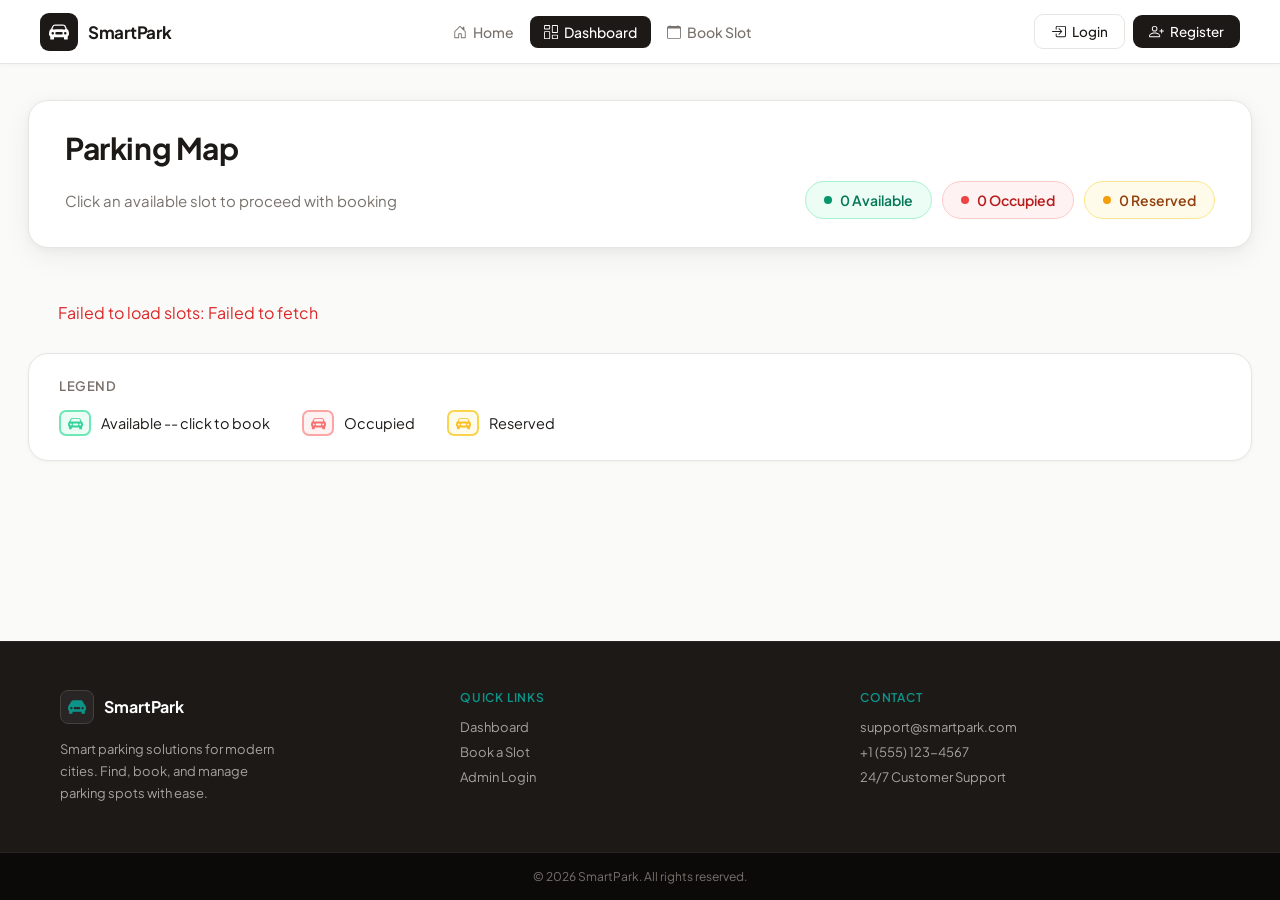
<file: Dashboard.html>
<!DOCTYPE html>
<html lang="en">
<head>
<meta charset="UTF-8">
<meta name="viewport" content="width=device-width, initial-scale=1.0">
<title>Parking Map · SmartPark</title>
<link rel="preconnect" href="https://fonts.googleapis.com">
<link href="https://fonts.googleapis.com/css2?family=Plus+Jakarta+Sans:wght@400;500;600;700;800&display=swap" rel="stylesheet">
<style>
/* -- Reset & tokens -- */
*, *::before, *::after {
    margin: 0; padding: 0; box-sizing: border-box;
    font-family: 'Plus Jakarta Sans', -apple-system, BlinkMacSystemFont, "Segoe UI", Roboto, Arial, sans-serif;
}

:root {
    --charcoal:    #1c1917;
    --charcoal-light: #292524;
    --accent:      #0d9488;
    --accent-soft: rgba(13,148,136,0.06);
    --bg:          #fafaf9;
    --card:        #ffffff;
    --border:      #e7e5e4;
    --muted:       #78716c;
    --text:        #1c1917;
    --green:       #059669;
    --green-bg:    #d1fae5;
    --radius:      14px;
    --shadow:      0 2px 8px rgba(0,0,0,0.04), 0 8px 28px rgba(0,0,0,0.06);
    --shadow-sm:   0 1px 4px rgba(0,0,0,0.04);
    --transition:  0.2s cubic-bezier(0.4,0,0.2,1);
}

html { scroll-behavior: smooth; }

body {
    background: var(--bg);
    color: var(--text);
    min-height: 100vh;
    display: flex;
    flex-direction: column;
}

/* ============================== 
   NAVBAR
============================== */
.navbar {
    width: 100%;
    display: flex;
    align-items: center;
    justify-content: space-between;
    padding: 0 40px;
    height: 64px;
    background: #ffffff;
    border-bottom: 1px solid var(--border);
    box-shadow: var(--shadow-sm);
    position: sticky;
    top: 0;
    z-index: 200;
    transition: box-shadow var(--transition);
}

.navbar.scrolled { box-shadow: 0 2px 16px rgba(0,0,0,0.08); }

.navbar .logo {
    display: flex;
    align-items: center;
    gap: 10px;
    text-decoration: none;
}

.navbar .logo .logo-box {
    width: 38px; height: 38px;
    background: var(--charcoal);
    color: white;
    border-radius: 9px;
    display: flex;
    align-items: center;
    justify-content: center;
    flex-shrink: 0;
    transition: transform var(--transition);
}

.navbar .logo:hover .logo-box { transform: scale(1.06); }

.navbar .logo h2 {
    font-size: 17px;
    font-weight: 700;
    color: var(--charcoal);
    letter-spacing: -0.3px;
}

.navbar .links {
    display: flex;
    align-items: center;
    gap: 2px;
}

.navbar .links a {
    display: flex;
    align-items: center;
    gap: 6px;
    padding: 7px 14px;
    border-radius: 8px;
    font-size: 14px;
    font-weight: 500;
    color: var(--muted);
    text-decoration: none;
    transition: background var(--transition), color var(--transition);
}

.navbar .links a:hover { background: #f5f5f4; color: var(--text); }
.navbar .links a.active { background: var(--charcoal); color: #fff; }

.navbar .buttons {
    display: flex;
    align-items: center;
    gap: 8px;
}

.navbar .buttons .Login {
    display: flex; align-items: center; gap: 6px;
    padding: 8px 16px;
    border: 1.5px solid var(--border);
    border-radius: 9px;
    background: white;
    font-size: 13.5px; font-weight: 500;
    color: var(--text);
    cursor: pointer;
    transition: background var(--transition), border-color var(--transition);
}
.navbar .buttons .Login:hover { background: #fafaf9; border-color: #d6d3d1; }

.navbar .buttons .Register {
    display: flex; align-items: center; gap: 6px;
    padding: 8px 16px;
    border: none; border-radius: 9px;
    background: var(--charcoal);
    font-size: 13.5px; font-weight: 500;
    color: white;
    cursor: pointer;
    transition: opacity var(--transition), transform var(--transition);
}
.navbar .buttons .Register:hover { opacity: 0.88; transform: translateY(-1px); }

/* ============================== 
   MAIN CONTENT
============================== */
.main {
    flex: 1;
    max-width: 1280px;
    margin: 0 auto;
    width: 100%;
    padding: 36px 28px 60px;
}

@keyframes fadeDown {
    from { opacity: 0; transform: translateY(-10px); }
    to   { opacity: 1; transform: translateY(0); }
}
@keyframes fadeUp {
    from { opacity: 0; transform: translateY(12px); }
    to   { opacity: 1; transform: translateY(0); }
}

/* Hero */
.hero1 {
    padding: 28px 36px;
    background: var(--card);
    border-radius: 20px;
    border: 1px solid var(--border);
    box-shadow: var(--shadow);
    margin-bottom: 24px;
    animation: fadeDown 0.4s ease both;
}

.hero1 h1 {
    font-size: 30px;
    font-weight: 700;
    color: var(--text);
    letter-spacing: -0.4px;
}

.intro_hero1 {
    margin-top: 14px;
    display: flex;
    justify-content: space-between;
    align-items: center;
    flex-wrap: wrap;
    gap: 16px;
}

.text_hero1 p { color: var(--muted); font-size: 15px; }

.slot_buttons { display: flex; gap: 10px; flex-wrap: wrap; }

.pill {
    display: flex; align-items: center; gap: 8px;
    padding: 9px 18px;
    border-radius: 50px;
    font-weight: 600;
    font-size: 14px;
    border: 1px solid transparent;
    transition: transform var(--transition), box-shadow var(--transition);
}
.pill:hover { transform: translateY(-1px); box-shadow: 0 4px 12px rgba(0,0,0,0.06); }
.pill .dot { width: 8px; height: 8px; border-radius: 50%; }

.free          { background: #ecfdf5; color: #047857; border-color: #a7f3d0; }
.free .dot     { background: #059669; }
.occupied-pill { background: #fef2f2; color: #b91c1c; border-color: #fecaca; }
.occupied-pill .dot { background: #ef4444; }
.reserved-pill { background: #fffbeb; color: #92400e; border-color: #fde68a; }
.reserved-pill .dot { background: #f59e0b; }

/* Block cards */
.block-card {
    background: var(--card);
    border: 1px solid var(--border);
    border-radius: 20px;
    padding: 28px 32px;
    margin-bottom: 20px;
    box-shadow: var(--shadow-sm);
    animation: fadeUp 0.4s ease both;
    transition: box-shadow var(--transition);
}
.block-card:hover { box-shadow: var(--shadow); }

.block-head {
    display: flex;
    align-items: center;
    gap: 16px;
    margin-bottom: 22px;
}

.badge {
    width: 50px; height: 50px;
    background: var(--charcoal);
    border-radius: 14px;
    display: flex; align-items: center; justify-content: center;
    color: #fff; font-size: 22px; font-weight: 700;
    flex-shrink: 0;
    box-shadow: 0 4px 14px rgba(28,25,23,0.2);
}

.block-head h3 { font-size: 18px; font-weight: 700; color: var(--text); }
.block-head p  { color: var(--muted); font-size: 13.5px; margin-top: 2px; }

.slots-row {
    display: flex;
    gap: 14px;
    flex-wrap: wrap;
    margin-bottom: 16px;
}

.drive-lane {
    display: flex; align-items: center;
    color: #d6d3d1; margin: 14px 0;
    font-size: 12.5px; letter-spacing: 0.5px;
}
.drive-lane::before, .drive-lane::after {
    content: ""; flex: 1;
    border-top: 2px dashed #e7e5e4;
}
.drive-lane span { padding: 0 14px; }

/* ============================== 
   SLOT CARDS
============================== */
.slot {
    width: 190px; height: 106px;
    background: #ecfdf5;
    border: 2px solid #6ee7b7;
    border-radius: 16px;
    display: flex; flex-direction: column;
    align-items: center; justify-content: center; gap: 5px;
    cursor: pointer;
    transition: transform var(--transition), box-shadow var(--transition),
                border-color var(--transition), background var(--transition);
}

.slot svg { width: 22px; height: 22px; fill: #34d399; color: #34d399; }
.slot .num { font-size: 18px; font-weight: 700; color: #059669; }
.slot .dot { width: 8px; height: 8px; border-radius: 50%; background: #6ee7b7; }

.slot:hover {
    transform: translateY(-4px);
    box-shadow: 0 8px 24px rgba(5,150,105,0.15);
    border-color: #34d399;
    background: #d1fae5;
}

/* Occupied -- muted red */
.slot.occupied {
    background: #fef2f2;
    border-color: #fca5a5;
    cursor: not-allowed;
}
.slot.occupied:hover { transform: none; box-shadow: none; }
.slot.occupied svg  { fill: #f87171; color: #f87171; }
.slot.occupied .num { color: #ef4444; }
.slot.occupied .dot { background: #fca5a5; }

/* Reserved -- muted amber */
.slot.reserved {
    background: #fffbeb;
    border-color: #fcd34d;
    cursor: not-allowed;
}
.slot.reserved:hover { transform: none; box-shadow: none; }
.slot.reserved svg  { fill: #fbbf24; color: #fbbf24; }
.slot.reserved .num { color: #d97706; }
.slot.reserved .dot { background: #fcd34d; }

/* Legend */
.legend-card {
    background: var(--card);
    border: 1px solid var(--border);
    border-radius: 20px;
    padding: 24px 30px;
    box-shadow: var(--shadow-sm);
    animation: fadeUp 0.4s 0.15s ease both;
}

.legend-card h4 {
    color: var(--muted); font-size: 13px;
    font-weight: 600; text-transform: uppercase;
    letter-spacing: 0.6px; margin-bottom: 16px;
}

.legend-items {
    display: flex; gap: 32px; flex-wrap: wrap;
}

.legend-items > div {
    display: flex; align-items: center;
    gap: 10px; font-size: 14.5px; color: var(--text);
}

.lg-box {
    width: 32px; height: 26px;
    border-radius: 7px;
    display: flex; align-items: center; justify-content: center;
}
.lg-box svg { width: 15px; height: 15px; }
.lg-box.av  { background: #ecfdf5; border: 2px solid #6ee7b7; }
.lg-box.av svg { fill: #34d399; }
.lg-box.oc  { background: #fef2f2; border: 2px solid #fca5a5; }
.lg-box.oc svg { fill: #f87171; }
.lg-box.rs  { background: #fffbeb; border: 2px solid #fcd34d; }
.lg-box.rs svg { fill: #fbbf24; }

/* ============================== 
   FOOTER
============================== */
footer.footer {
    width: 100%;
    background: #1c1917;
    display: flex;
    gap: 0;
    flex-wrap: wrap;
    padding: 48px 60px;
    border-top: 1px solid #292524;
    margin-top: auto;
}

.footer-section {
    flex: 1;
    min-width: 200px;
    padding-right: 40px;
}
.footer-section:last-child { padding-right: 0; }

.footer-logo {
    display: flex; align-items: center; gap: 10px;
    margin-bottom: 14px;
}

.footer-logo .logo-box {
    width: 34px; height: 34px;
    background: #292524; color: #0d9488;
    border-radius: 8px;
    display: flex; align-items: center; justify-content: center;
    border: 1px solid #44403c;
}

.footer-logo h2 {
    font-size: 16px; font-weight: 700;
    color: #ffffff;
}

.footer-text {
    font-size: 13px;
    color: #a8a29e;
    line-height: 1.7;
    max-width: 220px;
}

.footer-section h3 {
    font-size: 12px;
    font-weight: 600;
    color: #0d9488;
    margin-bottom: 14px;
    letter-spacing: 0.8px;
    text-transform: uppercase;
}

.footer-section ul { list-style: none; }

.footer-section ul li {
    font-size: 13px;
    color: #a8a29e;
    margin-bottom: 9px;
}

.footer-section ul li a {
    color: #a8a29e;
    text-decoration: none;
    transition: color var(--transition);
}

.footer-section ul li a:hover { color: #e0e4ff; }

.footer-bottom {
    width: 100%;
    background: #0c0a09;
    color: #78716c;
    text-align: center;
    font-size: 12px;
    padding: 16px;
    border-top: 1px solid #292524;
}

/* Scrollbar */
::-webkit-scrollbar { width: 6px; }
::-webkit-scrollbar-track { background: transparent; }
::-webkit-scrollbar-thumb { background: #d6d3d1; border-radius: 3px; }

@media (max-width: 600px) {
    .slot { width: calc(50% - 7px); height: 92px; }
    .slots-row { gap: 10px; }
    .navbar { padding: 0 16px; }
    .navbar .links a span { display: none; }
    footer.footer { padding: 36px 24px; }
}
</style>
</head>
<body>

<!-- == NAVBAR (BookSlot style) == -->
<nav class="navbar" id="navbar">
    <a class="logo" href="Home.html">
        <div class="logo-box">
            <svg xmlns="http://www.w3.org/2000/svg" width="20" height="20" fill="currentColor" viewBox="0 0 16 16">
                <path d="M2.52 3.515A2.5 2.5 0 0 1 4.82 2h6.362c1 0 1.904.596 2.298 1.515l.792 1.848c.075.175.21.319.38.404.5.25.855.715.965 1.262l.335 1.679q.05.242.049.49v.413c0 .814-.39 1.543-1 1.997V13.5a.5.5 0 0 1-.5.5h-2a.5.5 0 0 1-.5-.5v-1.338c-1.292.048-2.745.088-4 .088s-2.708-.04-4-.088V13.5a.5.5 0 0 1-.5.5h-2a.5.5 0 0 1-.5-.5v-1.892c-.61-.454-1-1.183-1-1.997v-.413a2.5 2.5 0 0 1 .049-.49l.335-1.68c.11-.546.465-1.012.964-1.261a.8.8 0 0 0 .381-.404l.792-1.848ZM3 10a1 1 0 1 0 0-2 1 1 0 0 0 0 2m10 0a1 1 0 1 0 0-2 1 1 0 0 0 0 2M6 8a1 1 0 0 0 0 2h4a1 1 0 1 0 0-2zM2.906 5.189a.51.51 0 0 0 .497.731c.91-.073 3.35-.17 4.597-.17s3.688.097 4.597.17a.51.51 0 0 0 .497-.731l-.956-1.913A.5.5 0 0 0 11.691 3H4.309a.5.5 0 0 0-.447.276L2.906 5.19Z"/>
            </svg>
        </div>
        <h2>SmartPark</h2>
    </a>

    <div class="links">
        <a href="Home.html">
            <svg xmlns="http://www.w3.org/2000/svg" width="14" height="14" fill="currentColor" viewBox="0 0 16 16">
                <path d="M8.354 1.146a.5.5 0 0 0-.708 0l-6 6A.5.5 0 0 0 1.5 7.5v7a.5.5 0 0 0 .5.5h4.5a.5.5 0 0 0 .5-.5v-4h2v4a.5.5 0 0 0 .5.5H14a.5.5 0 0 0 .5-.5v-7a.5.5 0 0 0-.146-.354L13 5.793V2.5a.5.5 0 0 0-.5-.5h-1a.5.5 0 0 0-.5.5v1.293zM2.5 14V7.707l5.5-5.5 5.5 5.5V14H10v-4a.5.5 0 0 0-.5-.5h-3a.5.5 0 0 0-.5.5v4z"/>
            </svg>
            <span>Home</span>
        </a>
        <a href="Dashboard.html" class="active">
            <svg xmlns="http://www.w3.org/2000/svg" width="14" height="14" fill="currentColor" viewBox="0 0 16 16">
                <path d="M6 1v3H1V1zM1 0a1 1 0 0 0-1 1v3a1 1 0 0 0 1 1h5a1 1 0 0 0 1-1V1a1 1 0 0 0-1-1zm14 12v3h-5v-3zm-5-1a1 1 0 0 0-1 1v3a1 1 0 0 0 1 1h5a1 1 0 0 0 1-1v-3a1 1 0 0 0-1-1zM6 8v7H1V8zM1 7a1 1 0 0 0-1 1v7a1 1 0 0 0 1 1h5a1 1 0 0 0 1-1V8a1 1 0 0 0-1-1zm14-6v7h-5V1zm-5-1a1 1 0 0 0-1 1v7a1 1 0 0 0 1 1h5a1 1 0 0 0 1-1V1a1 1 0 0 0-1-1z"/>
            </svg>
            <span>Dashboard</span>
        </a>
        <a href="BookSlot.html">
            <svg xmlns="http://www.w3.org/2000/svg" width="14" height="14" fill="currentColor" viewBox="0 0 16 16">
                <path d="M3.5 0a.5.5 0 0 1 .5.5V1h8V.5a.5.5 0 0 1 1 0V1h1a2 2 0 0 1 2 2v11a2 2 0 0 1-2 2H2a2 2 0 0 1-2-2V3a2 2 0 0 1 2-2h1V.5a.5.5 0 0 1 .5-.5M1 4v10a1 1 0 0 0 1 1h12a1 1 0 0 0 1-1V4z"/>
            </svg>
            <span>Book Slot</span>
        </a>
    </div>

    <div class="buttons">
        <button onclick="Login()" class="Login">
            <svg xmlns="http://www.w3.org/2000/svg" width="15" height="15" fill="currentColor" viewBox="0 0 16 16">
                <path fill-rule="evenodd" d="M6 3.5a.5.5 0 0 1 .5-.5h8a.5.5 0 0 1 .5.5v9a.5.5 0 0 1-.5.5h-8a.5.5 0 0 1-.5-.5v-2a.5.5 0 0 0-1 0v2A1.5 1.5 0 0 0 6.5 14h8a1.5 1.5 0 0 0 1.5-1.5v-9A1.5 1.5 0 0 0 14.5 2h-8A1.5 1.5 0 0 0 5 3.5v2a.5.5 0 0 0 1 0z"/>
                <path fill-rule="evenodd" d="M11.854 8.354a.5.5 0 0 0 0-.708l-3-3a.5.5 0 1 0-.708.708L10.293 7.5H1.5a.5.5 0 0 0 0 1h8.793l-2.147 2.146a.5.5 0 0 0 .708.708z"/>
            </svg>
            Login
        </button>
        <button onclick="Register()" class="Register">
            <svg xmlns="http://www.w3.org/2000/svg" width="15" height="15" fill="currentColor" viewBox="0 0 16 16">
                <path d="M6 8a3 3 0 1 0 0-6 3 3 0 0 0 0 6m2-3a2 2 0 1 1-4 0 2 2 0 0 1 4 0m4 8c0 1-1 1-1 1H1s-1 0-1-1 1-4 6-4 6 3 6 4m-1-.004c-.001-.246-.154-.986-.832-1.664C9.516 10.68 8.289 10 6 10s-3.516.68-4.168 1.332c-.678.678-.83 1.418-.832 1.664z"/>
                <path fill-rule="evenodd" d="M13.5 5a.5.5 0 0 1 .5.5V7h1.5a.5.5 0 0 1 0 1H14v1.5a.5.5 0 0 1-1 0V8h-1.5a.5.5 0 0 1 0-1H13V5.5a.5.5 0 0 1 .5-.5"/>
            </svg>
            Register
        </button>
    </div>
</nav>

<!-- == MAIN == -->
<div class="main">

  <section class="hero1">
    <h1>Parking Map</h1>
    <div class="intro_hero1">
      <div class="text_hero1"><p>Click an available slot to proceed with booking</p></div>
      <div class="slot_buttons">
        <div class="pill free"><span class="dot"></span><span id="cnt-av">0 Available</span></div>
        <div class="pill occupied-pill"><span class="dot"></span><span id="cnt-oc">0 Occupied</span></div>
        <div class="pill reserved-pill"><span class="dot"></span><span id="cnt-rs">0 Reserved</span></div>
      </div>
    </div>
  </section>

  <div id="blocks"></div>

  <div class="legend-card">
    <h4>Legend</h4>
    <div class="legend-items">
      <div><div class="lg-box av" id="lg-av"></div> Available -- click to book</div>
      <div><div class="lg-box oc" id="lg-oc"></div> Occupied</div>
      <div><div class="lg-box rs" id="lg-rs"></div> Reserved</div>
    </div>
  </div>

</div>

<!-- == FOOTER (BookSlot style) == -->
<footer class="footer">
    <div class="footer-section">
        <div class="footer-logo">
            <div class="logo-box">
                <svg xmlns="http://www.w3.org/2000/svg" width="18" height="18" fill="currentColor" viewBox="0 0 16 16">
                    <path d="M2.52 3.515A2.5 2.5 0 0 1 4.82 2h6.362c1 0 1.904.596 2.298 1.515l.792 1.848c.075.175.21.319.38.404.5.25.855.715.965 1.262l.335 1.679q.05.242.049.49v.413c0 .814-.39 1.543-1 1.997V13.5a.5.5 0 0 1-.5.5h-2a.5.5 0 0 1-.5-.5v-1.338c-1.292.048-2.745.088-4 .088s-2.708-.04-4-.088V13.5a.5.5 0 0 1-.5.5h-2a.5.5 0 0 1-.5-.5v-1.892c-.61-.454-1-1.183-1-1.997v-.413a2.5 2.5 0 0 1 .049-.49l.335-1.68c.11-.546.465-1.012.964-1.261a.8.8 0 0 0 .381-.404l.792-1.848ZM3 10a1 1 0 1 0 0-2 1 1 0 0 0 0 2m10 0a1 1 0 1 0 0-2 1 1 0 0 0 0 2M6 8a1 1 0 0 0 0 2h4a1 1 0 1 0 0-2z"/>
                </svg>
            </div>
            <h2>SmartPark</h2>
        </div>
        <p class="footer-text">Smart parking solutions for modern cities. Find, book, and manage parking spots with ease.</p>
    </div>

    <div class="footer-section">
        <h3>Quick Links</h3>
        <ul>
            <li><a href="Dashboard.html">Dashboard</a></li>
            <li><a href="BookSlot.html">Book a Slot</a></li>
            <li><a href="Admin.html">Admin Login</a></li>
        </ul>
    </div>

    <div class="footer-section">
        <h3>Contact</h3>
        <ul>
            <li>support@smartpark.com</li>
            <li>+1 (555) 123-4567</li>
            <li>24/7 Customer Support</li>
        </ul>
    </div>
</footer>
<div class="footer-bottom">&copy; 2026 SmartPark. All rights reserved.</div>

<script>
const CAR = `<svg xmlns="http://www.w3.org/2000/svg" viewBox="0 0 16 16"><path d="M2.52 3.515A2.5 2.5 0 0 1 4.82 2h6.362c1 0 1.904.596 2.298 1.515l.792 1.848c.075.175.21.319.38.404.5.25.855.715.965 1.262l.335 1.679q.05.242.049.49v.413c0 .814-.39 1.543-1 1.997V13.5a.5.5 0 0 1-.5.5h-2a.5.5 0 0 1-.5-.5v-1.338c-1.292.048-2.745.088-4 .088s-2.708-.04-4-.088V13.5a.5.5 0 0 1-.5.5h-2a.5.5 0 0 1-.5-.5v-1.892c-.61-.454-1-1.183-1-1.997v-.413a2.5 2.5 0 0 1 .049-.49l.335-1.68c.11-.546.465-1.012.964-1.261a.8.8 0 0 0 .381-.404l.792-1.848ZM3 10a1 1 0 1 0 0-2 1 1 0 0 0 0 2m10 0a1 1 0 1 0 0-2 1 1 0 0 0 0 2M6 8a1 1 0 0 0 0 2h4a1 1 0 1 0 0-2zM2.906 5.189a.51.51 0 0 0 .497.731c.91-.073 3.35-.17 4.597-.17s3.688.097 4.597.17a.51.51 0 0 0 .497-.731l-.956-1.913A.5.5 0 0 0 11.691 3H4.309a.5.5 0 0 0-.447.276L2.906 5.19Z"/></svg>`;

/* Legend icons */
document.getElementById('lg-av').innerHTML = CAR;
document.getElementById('lg-oc').innerHTML = CAR;
document.getElementById('lg-rs').innerHTML = CAR;

const API = 'http://127.0.0.1:8000';

function statusToClass(s) {
  const v = (s || '').toLowerCase();
  if (v === 'booked' || v === 'occupied') return 'occupied';
  if (v === 'reserved') return 'reserved';
  return '';
}

function floorLabel(floor_no, block_no) {
  const map = {
    'Ground-Floor': 'Ground Floor', 'First-Floor': 'Level 1',
    'Second-Floor': 'Level 2',      'Third-Floor':  'Level 3',
  };
  return `Block ${block_no} -- ${map[floor_no] || floor_no}`;
}

function renderSlotEl(slot) {
  const cls   = statusToClass(slot.slot_status);
  const isAv  = cls === '';
  const label = `${slot.block_no}-${String(slot.slot_no).padStart(2,'0')}`;
  const el    = document.createElement('div');
  el.className = 'slot ' + cls;
  el.innerHTML = `${CAR}<span class="num">${label}</span><span class="dot"></span>`;
  if (isAv) {
    el.title   = `Click to book slot ${label}`;
    el.onclick = () => { window.location.href = `BookSlot.html?block=${slot.block_no}&slot=${slot.slot_no}`; };
  } else {
    el.title = `Slot ${label} is ${slot.slot_status}`;
  }
  return el;
}

function renderBlocks(groups, stats) {
  const wrap = document.getElementById('blocks');
  wrap.innerHTML = '';

  groups.forEach((group, bi) => {
    const slots  = group.slots;
    const avCount = slots.filter(s => (s.slot_status||'').toLowerCase() === 'available').length;
    const half   = Math.ceil(slots.length / 2);
    const upper  = slots.slice(0, half);
    const lower  = slots.slice(half);

    const card = document.createElement('div');
    card.className = 'block-card';
    card.style.animationDelay = (bi * 0.07) + 's';
    card.innerHTML = `
      <div class="block-head">
        <div class="badge">${group.block_no}</div>
        <div>
          <h3>${floorLabel(group.floor_no, group.block_no)}</h3>
          <p>${avCount} of ${slots.length} slots available</p>
        </div>
      </div>
      <div class="slots-row" data-row="upper"></div>
      <div class="drive-lane"><span>&larr; DRIVE LANE &rarr;</span></div>
      <div class="slots-row" data-row="lower"></div>
    `;
    wrap.appendChild(card);

    const rowUpper = card.querySelector('[data-row="upper"]');
    const rowLower = card.querySelector('[data-row="lower"]');
    upper.forEach(s => rowUpper.appendChild(renderSlotEl(s)));
    lower.forEach(s => rowLower.appendChild(renderSlotEl(s)));
  });

  document.getElementById('cnt-av').textContent = `${stats.available} Available`;
  document.getElementById('cnt-oc').textContent = `${stats.occupied} Occupied`;
  document.getElementById('cnt-rs').textContent = `${stats.reserved} Reserved`;
}

async function loadSlots() {
  const wrap = document.getElementById('blocks');
  try {
    const res  = await fetch(`${API}/slots/grouped`);
    if (!res.ok) throw new Error('HTTP ' + res.status);
    const data = await res.json();
    renderBlocks(data.groups, data.stats);
  } catch(err) {
    wrap.innerHTML = `<p style="padding:30px;color:#dc2626;">Failed to load slots: ${err.message}</p>`;
  }
}

loadSlots();
// auto-refresh every 30 seconds
setInterval(loadSlots, 30000);

/* Navbar shadow on scroll */
window.addEventListener('scroll', () => {
  document.getElementById('navbar').classList.toggle('scrolled', window.scrollY > 10);
});

function Login()    { window.location.href = "Login.html" }
function Register() { window.location.href = "Register.html" }
</script>
</body>
</html>
</file>
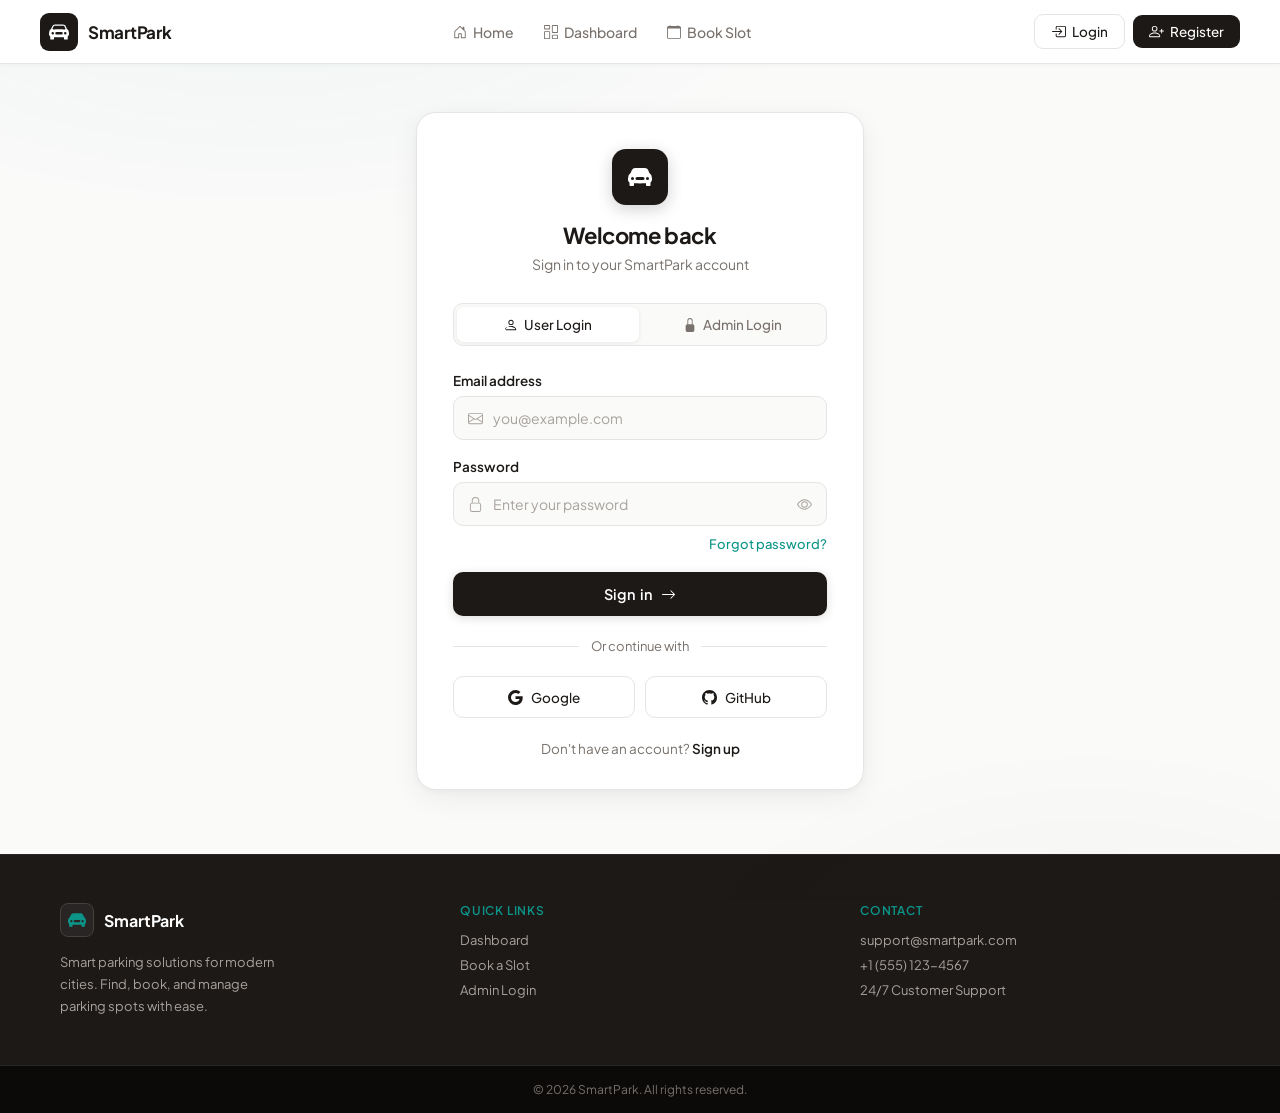
<file: Login.html>
<!DOCTYPE html>
<html lang="en">
<head>
    <meta charset="UTF-8">
    <meta name="viewport" content="width=device-width, initial-scale=1.0">
    <title>Sign In · SmartPark</title>
    <link rel="preconnect" href="https://fonts.googleapis.com">
    <link href="https://fonts.googleapis.com/css2?family=Plus+Jakarta+Sans:wght@400;500;600;700&display=swap" rel="stylesheet">
</head>
<style>
/* -- Reset & tokens -- */
*, *::before, *::after {
    margin: 0; padding: 0; box-sizing: border-box;
    font-family: 'Plus Jakarta Sans', -apple-system, BlinkMacSystemFont, "Segoe UI", Roboto, Arial, sans-serif;
}

:root {
    --charcoal:    #1c1917;
    --charcoal-light: #292524;
    --accent:      #0d9488;
    --accent-soft: rgba(13,148,136,0.08);
    --bg:          #fafaf9;
    --card:        #ffffff;
    --border:      #e7e5e4;
    --muted:       #78716c;
    --text:        #1c1917;
    --green:       #059669;
    --radius:      14px;
    --shadow:      0 2px 8px rgba(0,0,0,0.04), 0 8px 28px rgba(0,0,0,0.06);
    --shadow-sm:   0 1px 4px rgba(0,0,0,0.04);
    --transition:  0.2s cubic-bezier(0.4,0,0.2,1);
}

html { scroll-behavior: smooth; }

body {
    background: var(--bg);
    min-height: 100vh;
    display: flex;
    flex-direction: column;
}

/* -- Subtle background texture -- */
body::before {
    content: '';
    position: fixed;
    inset: 0;
    background:
        radial-gradient(ellipse 80% 60% at 20% -10%, rgba(13,148,136,0.05) 0%, transparent 60%),
        radial-gradient(ellipse 60% 50% at 85% 110%, rgba(28,25,23,0.03) 0%, transparent 55%);
    pointer-events: none;
    z-index: 0;
}

/* ============================== 
   NAVBAR
============================== */
.navbar {
    width: 100%;
    display: flex;
    align-items: center;
    justify-content: space-between;
    padding: 0 40px;
    height: 64px;
    background: #ffffff;
    border-bottom: 1px solid var(--border);
    box-shadow: var(--shadow-sm);
    position: sticky;
    top: 0;
    z-index: 200;
}

.navbar .logo {
    display: flex; align-items: center; gap: 10px;
    text-decoration: none;
}

.navbar .logo .logo-box {
    width: 38px; height: 38px;
    background: var(--charcoal);
    color: white;
    border-radius: 9px;
    display: flex; align-items: center; justify-content: center;
    flex-shrink: 0;
    transition: transform var(--transition);
}
.navbar .logo:hover .logo-box { transform: scale(1.06); }

.navbar .logo h2 {
    font-size: 17px; font-weight: 700;
    color: var(--charcoal); letter-spacing: -0.3px;
}

.navbar .links {
    display: flex; align-items: center; gap: 2px;
}

.navbar .links a {
    display: flex; align-items: center; gap: 6px;
    padding: 7px 14px; border-radius: 8px;
    font-size: 14px; font-weight: 500;
    color: var(--muted); text-decoration: none;
    transition: background var(--transition), color var(--transition);
}
.navbar .links a:hover { background: #f5f5f4; color: var(--text); }
.navbar .links a.active { background: var(--charcoal); color: #fff; }

.navbar .buttons {
    display: flex; align-items: center; gap: 8px;
}

.navbar .buttons .btn-login {
    display: flex; align-items: center; gap: 6px;
    padding: 8px 16px;
    border: 1.5px solid var(--border);
    border-radius: 9px; background: white;
    font-size: 13.5px; font-weight: 500;
    color: var(--text); cursor: pointer;
    transition: background var(--transition), border-color var(--transition);
}
.navbar .buttons .btn-login:hover { background: #fafaf9; border-color: #d6d3d1; }

.navbar .buttons .btn-register {
    display: flex; align-items: center; gap: 6px;
    padding: 8px 16px;
    border: none; border-radius: 9px;
    background: var(--charcoal);
    font-size: 13.5px; font-weight: 500;
    color: white; cursor: pointer;
    transition: opacity var(--transition), transform var(--transition);
}
.navbar .buttons .btn-register:hover { opacity: 0.88; transform: translateY(-1px); }

/* ============================== 
   PAGE BODY
============================== */
.page-body {
    flex: 1;
    display: flex;
    align-items: center;
    justify-content: center;
    padding: 48px 16px 64px;
    position: relative;
    z-index: 1;
}

/* ============================== 
   LOGIN CARD
============================== */
@keyframes fadeUp {
    from { opacity: 0; transform: translateY(14px); }
    to   { opacity: 1; transform: translateY(0); }
}

.login-card {
    width: 100%;
    max-width: 448px;
    background: var(--card);
    border-radius: 20px;
    border: 1px solid var(--border);
    box-shadow: var(--shadow);
    padding: 36px 36px 32px;
    animation: fadeUp 0.4s ease both;
}

/* -- Logo / header -- */
.card-logo {
    display: flex;
    flex-direction: column;
    align-items: center;
    margin-bottom: 28px;
    text-align: center;
}

.card-logo .logo-icon {
    width: 56px; height: 56px;
    background: var(--charcoal);
    color: white;
    border-radius: 14px;
    display: flex; align-items: center; justify-content: center;
    margin-bottom: 16px;
    box-shadow: 0 4px 16px rgba(28,25,23,0.2);
    transition: transform var(--transition);
}
.card-logo .logo-icon:hover { transform: scale(1.05); }

.card-logo h2 {
    font-size: 22px; font-weight: 700;
    color: var(--text); letter-spacing: -0.4px;
    margin-bottom: 5px;
}

.card-logo p {
    font-size: 14px;
    color: var(--muted);
    line-height: 1.5;
}

/* -- Tabs -- */
.login-tabs {
    display: flex;
    border: 1.5px solid var(--border);
    border-radius: 10px;
    overflow: hidden;
    margin-bottom: 26px;
    background: #fafaf9;
    padding: 3px;
    gap: 3px;
}

.tab-btn {
    flex: 1;
    padding: 9px 12px;
    border: none;
    border-radius: 7px;
    background: transparent;
    font-size: 13.5px; font-weight: 500;
    color: var(--muted);
    cursor: pointer;
    transition: background var(--transition), color var(--transition), box-shadow var(--transition);
    font-family: inherit;
    display: flex; align-items: center; justify-content: center; gap: 6px;
}

.tab-btn.active {
    background: #ffffff;
    color: #1c1917;
    box-shadow: 0 1px 4px rgba(0,0,0,0.08);
}

.tab-btn:not(.active):hover {
    background: #f0eeec;
    color: var(--text);
}

/* -- Form -- */
.field {
    margin-bottom: 18px;
}

.field label {
    display: block;
    font-size: 13.5px; font-weight: 600;
    color: var(--text);
    margin-bottom: 7px;
}

.input-wrap {
    display: flex; align-items: center; gap: 10px;
    padding: 0 14px;
    height: 44px;
    border: 1.5px solid var(--border);
    border-radius: 10px;
    background: #fafaf9;
    transition: border-color var(--transition), box-shadow var(--transition), background var(--transition);
    color: #a8a29e;
}

.input-wrap:focus-within {
    border-color: var(--accent);
    background: #ffffff;
    box-shadow: 0 0 0 3px rgba(13,148,136,0.08);
    color: var(--muted);
}

.input-wrap svg { flex-shrink: 0; }

.input-wrap input {
    flex: 1; height: 100%;
    border: none; outline: none;
    background: transparent;
    font-size: 14px; color: var(--text);
    font-family: inherit;
}

.input-wrap input::placeholder { color: #a8a29e; }

/* Password toggle */
.eye-btn {
    background: none; border: none; cursor: pointer;
    padding: 0; display: flex; align-items: center;
    color: #a8a29e;
    transition: color var(--transition);
    flex-shrink: 0;
}
.eye-btn:hover { color: var(--muted); }

/* -- Forgot row -- */
.extras {
    display: flex;
    justify-content: flex-end;
    margin-top: -8px;
    margin-bottom: 20px;
}

.extras a {
    font-size: 13px; font-weight: 500;
    color: var(--accent);
    text-decoration: none;
    transition: opacity var(--transition);
}
.extras a:hover { opacity: 0.75; }

/* -- Sign in button -- */
.btn-signin {
    width: 100%;
    height: 44px;
    border: none;
    border-radius: 10px;
    background: var(--charcoal);
    color: white;
    font-size: 14.5px; font-weight: 600;
    cursor: pointer;
    letter-spacing: 0.1px;
    font-family: inherit;
    display: flex;
    align-items: center;
    justify-content: center;
    gap: 8px;
    transition: opacity var(--transition), transform var(--transition), box-shadow var(--transition);
    box-shadow: 0 2px 10px rgba(28,25,23,0.15);
}
.btn-signin:hover {
    opacity: 0.88;
    transform: translateY(-1px);
    box-shadow: 0 4px 16px rgba(28,25,23,0.22);
}
.btn-signin:active { transform: scale(0.98); }

/* -- Divider -- */
.divider {
    display: flex; align-items: center; gap: 12px;
    margin: 22px 0;
    color: var(--muted); font-size: 13px;
}
.divider hr {
    flex: 1; border: none;
    border-top: 1px solid var(--border);
}

/* -- Social buttons -- */
.social-buttons {
    display: flex; gap: 10px;
    margin-bottom: 22px;
}

.btn-social {
    flex: 1; height: 42px;
    border: 1.5px solid var(--border);
    border-radius: 10px;
    background: white;
    font-size: 13.5px; font-weight: 500;
    color: var(--text);
    cursor: pointer;
    display: flex; align-items: center; justify-content: center; gap: 8px;
    transition: background var(--transition), border-color var(--transition), transform var(--transition);
    font-family: inherit;
}
.btn-social:hover {
    background: #fafaf9;
    border-color: #d6d3d1;
    transform: translateY(-1px);
}
.btn-social:active { transform: scale(0.98); }

/* -- Footer text -- */
.card-footer-text {
    text-align: center;
    font-size: 13.5px;
    color: var(--muted);
}
.card-footer-text a {
    font-weight: 600;
    color: var(--charcoal);
    text-decoration: none;
    transition: opacity var(--transition);
}
.card-footer-text a:hover { opacity: 0.7; }

/* ============================== 
   FOOTER
============================== */
footer.footer {
    width: 100%;
    background: #1c1917;
    display: flex;
    gap: 0; flex-wrap: wrap;
    padding: 48px 60px;
    border-top: 1px solid #292524;
}

.footer-section {
    flex: 1; min-width: 200px;
    padding-right: 40px;
}
.footer-section:last-child { padding-right: 0; }

.footer-logo {
    display: flex; align-items: center; gap: 10px;
    margin-bottom: 14px;
}

.footer-logo .logo-box {
    width: 34px; height: 34px;
    background: #292524; color: #0d9488;
    border-radius: 8px;
    display: flex; align-items: center; justify-content: center;
    border: 1px solid #44403c;
}

.footer-logo h2 { font-size: 16px; font-weight: 700; color: #ffffff; }

.footer-text {
    font-size: 13px; color: #a8a29e;
    line-height: 1.7; max-width: 220px;
}

.footer-section h3 {
    font-size: 12px; font-weight: 600;
    color: #0d9488; margin-bottom: 14px;
    letter-spacing: 0.8px; text-transform: uppercase;
}

.footer-section ul { list-style: none; }

.footer-section ul li {
    font-size: 13px; color: #a8a29e; margin-bottom: 9px;
}

.footer-section ul li a {
    color: #a8a29e; text-decoration: none;
    transition: color var(--transition);
}
.footer-section ul li a:hover { color: #e0e4ff; }

.footer-bottom {
    width: 100%;
    background: #0c0a09; color: #78716c;
    text-align: center; font-size: 12px;
    padding: 16px; border-top: 1px solid #292524;
}

/* Scrollbar */
::-webkit-scrollbar { width: 6px; }
::-webkit-scrollbar-track { background: transparent; }
::-webkit-scrollbar-thumb { background: #d6d3d1; border-radius: 3px; }

@media (max-width: 520px) {
    .login-card { padding: 28px 20px 24px; border-radius: 16px; }
    .navbar { padding: 0 16px; }
    .navbar .links a span { display: none; }
    footer.footer { padding: 36px 24px; }
}
</style>
<body>

<!-- == NAVBAR == -->
<nav class="navbar">
    <a class="logo" href="Home.html">
        <div class="logo-box">
            <svg xmlns="http://www.w3.org/2000/svg" width="20" height="20" fill="currentColor" viewBox="0 0 16 16">
                <path d="M2.52 3.515A2.5 2.5 0 0 1 4.82 2h6.362c1 0 1.904.596 2.298 1.515l.792 1.848c.075.175.21.319.38.404.5.25.855.715.965 1.262l.335 1.679q.05.242.049.49v.413c0 .814-.39 1.543-1 1.997V13.5a.5.5 0 0 1-.5.5h-2a.5.5 0 0 1-.5-.5v-1.338c-1.292.048-2.745.088-4 .088s-2.708-.04-4-.088V13.5a.5.5 0 0 1-.5.5h-2a.5.5 0 0 1-.5-.5v-1.892c-.61-.454-1-1.183-1-1.997v-.413a2.5 2.5 0 0 1 .049-.49l.335-1.68c.11-.546.465-1.012.964-1.261a.8.8 0 0 0 .381-.404l.792-1.848ZM3 10a1 1 0 1 0 0-2 1 1 0 0 0 0 2m10 0a1 1 0 1 0 0-2 1 1 0 0 0 0 2M6 8a1 1 0 0 0 0 2h4a1 1 0 1 0 0-2zM2.906 5.189a.51.51 0 0 0 .497.731c.91-.073 3.35-.17 4.597-.17s3.688.097 4.597.17a.51.51 0 0 0 .497-.731l-.956-1.913A.5.5 0 0 0 11.691 3H4.309a.5.5 0 0 0-.447.276L2.906 5.19Z"/>
            </svg>
        </div>
        <h2>SmartPark</h2>
    </a>

    <div class="links">
        <a href="Home.html">
            <svg xmlns="http://www.w3.org/2000/svg" width="14" height="14" fill="currentColor" viewBox="0 0 16 16">
                <path d="M8.354 1.146a.5.5 0 0 0-.708 0l-6 6A.5.5 0 0 0 1.5 7.5v7a.5.5 0 0 0 .5.5h4.5a.5.5 0 0 0 .5-.5v-4h2v4a.5.5 0 0 0 .5.5H14a.5.5 0 0 0 .5-.5v-7a.5.5 0 0 0-.146-.354L13 5.793V2.5a.5.5 0 0 0-.5-.5h-1a.5.5 0 0 0-.5.5v1.293zM2.5 14V7.707l5.5-5.5 5.5 5.5V14H10v-4a.5.5 0 0 0-.5-.5h-3a.5.5 0 0 0-.5.5v4z"/>
            </svg>
            <span>Home</span>
        </a>
        <a href="Dashboard.html">
            <svg xmlns="http://www.w3.org/2000/svg" width="14" height="14" fill="currentColor" viewBox="0 0 16 16">
                <path d="M6 1v3H1V1zM1 0a1 1 0 0 0-1 1v3a1 1 0 0 0 1 1h5a1 1 0 0 0 1-1V1a1 1 0 0 0-1-1zm14 12v3h-5v-3zm-5-1a1 1 0 0 0-1 1v3a1 1 0 0 0 1 1h5a1 1 0 0 0 1-1v-3a1 1 0 0 0-1-1zM6 8v7H1V8zM1 7a1 1 0 0 0-1 1v7a1 1 0 0 0 1 1h5a1 1 0 0 0 1-1V8a1 1 0 0 0-1-1zm14-6v7h-5V1zm-5-1a1 1 0 0 0-1 1v7a1 1 0 0 0 1 1h5a1 1 0 0 0 1-1V1a1 1 0 0 0-1-1z"/>
            </svg>
            <span>Dashboard</span>
        </a>
        <a href="BookSlot.html">
            <svg xmlns="http://www.w3.org/2000/svg" width="14" height="14" fill="currentColor" viewBox="0 0 16 16">
                <path d="M3.5 0a.5.5 0 0 1 .5.5V1h8V.5a.5.5 0 0 1 1 0V1h1a2 2 0 0 1 2 2v11a2 2 0 0 1-2 2H2a2 2 0 0 1-2-2V3a2 2 0 0 1 2-2h1V.5a.5.5 0 0 1 .5-.5M1 4v10a1 1 0 0 0 1 1h12a1 1 0 0 0 1-1V4z"/>
            </svg>
            <span>Book Slot</span>
        </a>
    </div>

    <div class="buttons">
        <button class="btn-login active-nav" onclick="window.location.href='Login.html'">
            <svg xmlns="http://www.w3.org/2000/svg" width="15" height="15" fill="currentColor" viewBox="0 0 16 16">
                <path fill-rule="evenodd" d="M6 3.5a.5.5 0 0 1 .5-.5h8a.5.5 0 0 1 .5.5v9a.5.5 0 0 1-.5.5h-8a.5.5 0 0 1-.5-.5v-2a.5.5 0 0 0-1 0v2A1.5 1.5 0 0 0 6.5 14h8a1.5 1.5 0 0 0 1.5-1.5v-9A1.5 1.5 0 0 0 14.5 2h-8A1.5 1.5 0 0 0 5 3.5v2a.5.5 0 0 0 1 0z"/>
                <path fill-rule="evenodd" d="M11.854 8.354a.5.5 0 0 0 0-.708l-3-3a.5.5 0 1 0-.708.708L10.293 7.5H1.5a.5.5 0 0 0 0 1h8.793l-2.147 2.146a.5.5 0 0 0 .708.708z"/>
            </svg>
            Login
        </button>
        <button class="btn-register" onclick="window.location.href='Register.html'">
            <svg xmlns="http://www.w3.org/2000/svg" width="15" height="15" fill="currentColor" viewBox="0 0 16 16">
                <path d="M6 8a3 3 0 1 0 0-6 3 3 0 0 0 0 6m2-3a2 2 0 1 1-4 0 2 2 0 0 1 4 0m4 8c0 1-1 1-1 1H1s-1 0-1-1 1-4 6-4 6 3 6 4m-1-.004c-.001-.246-.154-.986-.832-1.664C9.516 10.68 8.289 10 6 10s-3.516.68-4.168 1.332c-.678.678-.83 1.418-.832 1.664z"/>
                <path fill-rule="evenodd" d="M13.5 5a.5.5 0 0 1 .5.5V7h1.5a.5.5 0 0 1 0 1H14v1.5a.5.5 0 0 1-1 0V8h-1.5a.5.5 0 0 1 0-1H13V5.5a.5.5 0 0 1 .5-.5"/>
            </svg>
            Register
        </button>
    </div>
</nav>

<!-- == PAGE BODY == -->
<div class="page-body">
    <div class="login-card">

        <!-- Logo -->
        <div class="card-logo">
            <div class="logo-icon">
                <svg xmlns="http://www.w3.org/2000/svg" width="24" height="24" fill="currentColor" viewBox="0 0 16 16">
                    <path d="M2.52 3.515A2.5 2.5 0 0 1 4.82 2h6.362c1 0 1.904.596 2.298 1.515l.792 1.848c.075.175.21.319.38.404.5.25.855.715.965 1.262l.335 1.679q.05.242.049.49v.413c0 .814-.39 1.543-1 1.997V13.5a.5.5 0 0 1-.5.5h-2a.5.5 0 0 1-.5-.5v-1.338c-1.292.048-2.745.088-4 .088s-2.708-.04-4-.088V13.5a.5.5 0 0 1-.5.5h-2a.5.5 0 0 1-.5-.5v-1.892c-.61-.454-1-1.183-1-1.997v-.413a2.5 2.5 0 0 1 .049-.49l.335-1.68c.11-.546.465-1.012.964-1.261a.8.8 0 0 0 .381-.404l.792-1.848ZM3 10a1 1 0 1 0 0-2 1 1 0 0 0 0 2m10 0a1 1 0 1 0 0-2 1 1 0 0 0 0 2M6 8a1 1 0 0 0 0 2h4a1 1 0 1 0 0-2z"/>
                </svg>
            </div>
            <h2>Welcome back</h2>
            <p>Sign in to your SmartPark account</p>
        </div>

        <!-- Tabs -->
        <div class="login-tabs">
            <button class="tab-btn active" id="tab-user" onclick="switchTab('user')">
                <svg xmlns="http://www.w3.org/2000/svg" width="14" height="14" fill="currentColor" viewBox="0 0 16 16">
                    <path d="M8 8a3 3 0 1 0 0-6 3 3 0 0 0 0 6m2-3a2 2 0 1 1-4 0 2 2 0 0 1 4 0m4 8c0 1-1 1-1 1H3s-1 0-1-1 1-4 6-4 6 3 6 4m-1-.004c-.001-.246-.154-.986-.832-1.664C9.516 10.68 8.289 10 6 10s-3.516.68-4.168 1.332c-.678.678-.83 1.418-.832 1.664z"/>
                </svg>
                User Login
            </button>
            <button class="tab-btn" id="tab-admin" onclick="switchTab('admin')">
                <svg xmlns="http://www.w3.org/2000/svg" width="14" height="14" fill="currentColor" viewBox="0 0 16 16">
                    <path d="M8 1a2 2 0 0 1 2 2v4H6V3a2 2 0 0 1 2-2m3 6V3a3 3 0 0 0-6 0v4a2 2 0 0 0-2 2v5a2 2 0 0 0 2 2h6a2 2 0 0 0 2-2V9a2 2 0 0 0-2-2"/>
                </svg>
                Admin Login
            </button>
        </div>

        <!-- Form -->
        <form onsubmit="return false;">

            <div class="field">
                <label for="email">Email address</label>
                <div class="input-wrap">
                    <svg xmlns="http://www.w3.org/2000/svg" width="15" height="15" fill="currentColor" viewBox="0 0 16 16">
                        <path d="M0 4a2 2 0 0 1 2-2h12a2 2 0 0 1 2 2v8a2 2 0 0 1-2 2H2a2 2 0 0 1-2-2zm2-1a1 1 0 0 0-1 1v.217l7 4.2 7-4.2V4a1 1 0 0 0-1-1zm13 2.383-4.708 2.825L15 11.105zm-.034 6.876-5.64-3.471L8 9.583l-1.326-.795-5.64 3.47A1 1 0 0 0 2 13h12a1 1 0 0 0 .966-.741M1 11.105l4.708-2.897L1 5.383z"/>
                    </svg>
                    <input type="email" id="email" placeholder="you@example.com" autocomplete="email">
                </div>
            </div>

            <div class="field">
                <label for="password">Password</label>
                <div class="input-wrap">
                    <svg xmlns="http://www.w3.org/2000/svg" width="15" height="15" fill="currentColor" viewBox="0 0 16 16">
                        <path fill-rule="evenodd" d="M8 0a4 4 0 0 1 4 4v2.05a2.5 2.5 0 0 1 2 2.45v5a2.5 2.5 0 0 1-2.5 2.5h-7A2.5 2.5 0 0 1 2 13.5v-5a2.5 2.5 0 0 1 2-2.45V4a4 4 0 0 1 4-4M4.5 7A1.5 1.5 0 0 0 3 8.5v5A1.5 1.5 0 0 0 4.5 15h7a1.5 1.5 0 0 0 1.5-1.5v-5A1.5 1.5 0 0 0 11.5 7zM8 1a3 3 0 0 0-3 3v2h6V4a3 3 0 0 0-3-3"/>
                    </svg>
                    <input type="password" id="password" placeholder="Enter your password" autocomplete="current-password">
                    <button type="button" class="eye-btn" onclick="togglePassword()" id="eye-btn" title="Show/hide password">
                        <svg id="eye-icon" xmlns="http://www.w3.org/2000/svg" width="15" height="15" fill="currentColor" viewBox="0 0 16 16">
                            <path d="M16 8s-3-5.5-8-5.5S0 8 0 8s3 5.5 8 5.5S16 8 16 8M1.173 8a13 13 0 0 1 1.66-2.043C4.12 4.668 5.88 3.5 8 3.5s3.879 1.168 5.168 2.457A13 13 0 0 1 14.828 8q-.086.13-.195.288c-.335.48-.83 1.12-1.465 1.755C11.879 11.332 10.119 12.5 8 12.5s-3.879-1.168-5.168-2.457A13 13 0 0 1 1.172 8z"/>
                            <path d="M8 5.5a2.5 2.5 0 1 0 0 5 2.5 2.5 0 0 0 0-5M4.5 8a3.5 3.5 0 1 1 7 0 3.5 3.5 0 0 1-7 0"/>
                        </svg>
                    </button>
                </div>
            </div>

            <div class="extras">
                <a href="#">Forgot password?</a>
            </div>

            <button type="button" class="btn-signin" onclick="handleLogin()">
                Sign in
                <svg xmlns="http://www.w3.org/2000/svg" width="15" height="15" fill="currentColor" viewBox="0 0 16 16">
                    <path fill-rule="evenodd" d="M1 8a.5.5 0 0 1 .5-.5h11.793l-3.147-3.146a.5.5 0 0 1 .708-.708l4 4a.5.5 0 0 1 0 .708l-4 4a.5.5 0 0 1-.708-.708L13.293 8.5H1.5A.5.5 0 0 1 1 8"/>
                </svg>
            </button>

        </form>

        <div class="divider">
            <hr><span>Or continue with</span><hr>
        </div>

        <div class="social-buttons">
            <button class="btn-social">
                <svg xmlns="http://www.w3.org/2000/svg" width="15" height="15" fill="currentColor" viewBox="0 0 16 16">
                    <path d="M15.545 6.558a9.4 9.4 0 0 1 .139 1.626c0 2.434-.87 4.492-2.384 5.885h.002C11.978 15.292 10.158 16 8 16A8 8 0 1 1 8 0a7.7 7.7 0 0 1 5.352 2.082l-2.284 2.284A4.35 4.35 0 0 0 8 3.166c-2.087 0-3.86 1.408-4.492 3.304a4.8 4.8 0 0 0 0 3.063h.003c.635 1.893 2.405 3.301 4.492 3.301 1.078 0 2.004-.276 2.722-.764h-.003a3.7 3.7 0 0 0 1.599-2.431H8v-3.08z"/>
                </svg>
                Google
            </button>
            <button class="btn-social">
                <svg xmlns="http://www.w3.org/2000/svg" width="15" height="15" fill="currentColor" viewBox="0 0 16 16">
                    <path d="M8 0C3.58 0 0 3.58 0 8c0 3.54 2.29 6.53 5.47 7.59.4.07.55-.17.55-.38 0-.19-.01-.82-.01-1.49-2.01.37-2.53-.49-2.69-.94-.09-.23-.48-.94-.82-1.13-.28-.15-.68-.52-.01-.53.63-.01 1.08.58 1.23.82.72 1.21 1.87.87 2.33.66.07-.52.28-.87.51-1.07-1.78-.2-3.64-.89-3.64-3.95 0-.87.31-1.59.82-2.15-.08-.2-.36-1.02.08-2.12 0 0 .67-.21 2.2.82.64-.18 1.32-.27 2-.27s1.36.09 2 .27c1.53-1.04 2.2-.82 2.2-.82.44 1.1.16 1.92.08 2.12.51.56.82 1.27.82 2.15 0 3.07-1.87 3.75-3.65 3.95.29.25.54.73.54 1.48 0 1.07-.01 1.93-.01 2.2 0 .21.15.46.55.38A8.01 8.01 0 0 0 16 8c0-4.42-3.58-8-8-8"/>
                </svg>
                GitHub
            </button>
        </div>

        <p class="card-footer-text">
            Don't have an account? <a href="Register.html">Sign up</a>
        </p>

    </div>
</div>

<!-- == FOOTER == -->
<footer class="footer">
    <div class="footer-section">
        <div class="footer-logo">
            <div class="logo-box">
                <svg xmlns="http://www.w3.org/2000/svg" width="18" height="18" fill="currentColor" viewBox="0 0 16 16">
                    <path d="M2.52 3.515A2.5 2.5 0 0 1 4.82 2h6.362c1 0 1.904.596 2.298 1.515l.792 1.848c.075.175.21.319.38.404.5.25.855.715.965 1.262l.335 1.679q.05.242.049.49v.413c0 .814-.39 1.543-1 1.997V13.5a.5.5 0 0 1-.5.5h-2a.5.5 0 0 1-.5-.5v-1.338c-1.292.048-2.745.088-4 .088s-2.708-.04-4-.088V13.5a.5.5 0 0 1-.5.5h-2a.5.5 0 0 1-.5-.5v-1.892c-.61-.454-1-1.183-1-1.997v-.413a2.5 2.5 0 0 1 .049-.49l.335-1.68c.11-.546.465-1.012.964-1.261a.8.8 0 0 0 .381-.404l.792-1.848ZM3 10a1 1 0 1 0 0-2 1 1 0 0 0 0 2m10 0a1 1 0 1 0 0-2 1 1 0 0 0 0 2M6 8a1 1 0 0 0 0 2h4a1 1 0 1 0 0-2z"/>
                </svg>
            </div>
            <h2>SmartPark</h2>
        </div>
        <p class="footer-text">Smart parking solutions for modern cities. Find, book, and manage parking spots with ease.</p>
    </div>

    <div class="footer-section">
        <h3>Quick Links</h3>
        <ul>
            <li><a href="Dashboard.html">Dashboard</a></li>
            <li><a href="BookSlot.html">Book a Slot</a></li>
            <li><a href="Admin.html">Admin Login</a></li>
        </ul>
    </div>

    <div class="footer-section">
        <h3>Contact</h3>
        <ul>
            <li>support@smartpark.com</li>
            <li>+1 (555) 123-4567</li>
            <li>24/7 Customer Support</li>
        </ul>
    </div>
</footer>
<div class="footer-bottom">&copy; 2026 SmartPark. All rights reserved.</div>

<script>
/* -- Tab switching -- */
let activeTab = 'user';

function switchTab(tab) {
    activeTab = tab;
    document.getElementById('tab-user').classList.toggle('active', tab === 'user');
    document.getElementById('tab-admin').classList.toggle('active', tab === 'admin');

    if (tab === 'admin') {
        window.location.href = 'Admin.html';
    }
}

/* -- Password toggle -- */
function togglePassword() {
    const input = document.getElementById('password');
    const icon  = document.getElementById('eye-icon');
    const show  = input.type === 'password';
    input.type  = show ? 'text' : 'password';

    icon.innerHTML = show
      ? `<path d="m10.79 12.912-1.614-1.615a3.5 3.5 0 0 1-4.474-4.474l-2.06-2.06C.938 6.278 0 8 0 8s3 5.5 8 5.5a7 7 0 0 0 2.79-.588M5.21 3.088A7 7 0 0 1 8 2.5c5 0 8 5.5 8 5.5s-.939 1.721-2.641 3.238l-2.062-2.062a3.5 3.5 0 0 0-4.474-4.474zM5.525 7.646a2.5 2.5 0 0 0 2.829 2.829zm4.95.708-2.829-2.83a2.5 2.5 0 0 1 2.829 2.829zm3.171 6-12-12 .708-.708 12 12z"/>`
      : `<path d="M16 8s-3-5.5-8-5.5S0 8 0 8s3 5.5 8 5.5S16 8 16 8M1.173 8a13 13 0 0 1 1.66-2.043C4.12 4.668 5.88 3.5 8 3.5s3.879 1.168 5.168 2.457A13 13 0 0 1 14.828 8q-.086.13-.195.288c-.335.48-.83 1.12-1.465 1.755C11.879 11.332 10.119 12.5 8 12.5s-3.879-1.168-5.168-2.457A13 13 0 0 1 1.172 8z"/><path d="M8 5.5a2.5 2.5 0 1 0 0 5 2.5 2.5 0 0 0 0-5M4.5 8a3.5 3.5 0 1 1 7 0 3.5 3.5 0 0 1-7 0"/>`;
}

/* -- Login handler -- */
function handleLogin() {
    const email    = document.getElementById('email').value.trim();
    const password = document.getElementById('password').value;

    if (!email || !password) {
        alert('Please fill in all fields.');
        return;
    }

    fetch('http://127.0.0.1:3000/Login', {
        method: 'POST',
        headers: { 'Content-Type': 'application/json' },
        body: JSON.stringify({ Email: email, Password: parseInt(password) })
    })
    .then(res => res.json())
    .then(data => {
        if (data.success) {
            window.location.href = 'Home.html';
        } else {
            alert('Invalid credentials. Please try again.');
        }
    })
    .catch(() => {
        /* dev fallback */
        window.location.href = 'Home.html';
    });
}

/* -- Enter key submits -- */
document.addEventListener('keydown', e => {
    if (e.key === 'Enter') handleLogin();
});
</script>
</body>
</html>
</file>
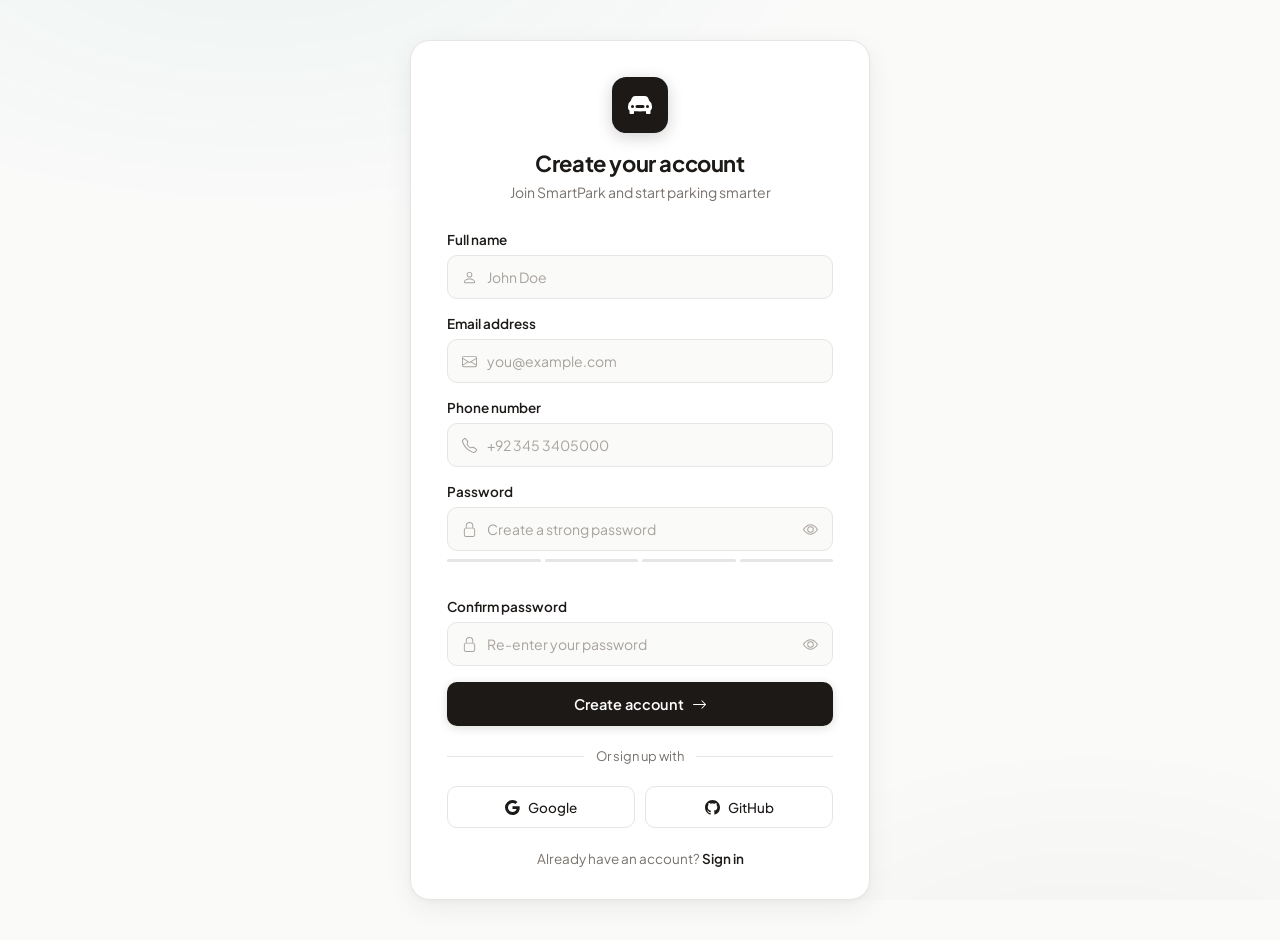
<file: Register.html>
<!DOCTYPE html>
<html lang="en">
<head>
    <meta charset="UTF-8">
    <meta name="viewport" content="width=device-width, initial-scale=1.0">
    <title>Create Account · SmartPark</title>
    <link rel="preconnect" href="https://fonts.googleapis.com">
    <link href="https://fonts.googleapis.com/css2?family=Plus+Jakarta+Sans:wght@400;500;600;700&display=swap" rel="stylesheet">
</head>
<style>
*, *::before, *::after {
    margin: 0; padding: 0; box-sizing: border-box;
    font-family: 'Plus Jakarta Sans', -apple-system, BlinkMacSystemFont, "Segoe UI", sans-serif;
}

:root {
    --charcoal:    #1c1917;
    --accent:      #0d9488;
    --accent-soft: rgba(13,148,136,0.08);
    --bg:          #fafaf9;
    --card:        #ffffff;
    --border:      #e7e5e4;
    --muted:       #78716c;
    --text:        #1c1917;
    --green:       #059669;
    --red:         #dc2626;
    --shadow:      0 2px 8px rgba(0,0,0,0.04), 0 8px 28px rgba(0,0,0,0.06);
    --transition:  0.2s cubic-bezier(0.4,0,0.2,1);
}

html { scroll-behavior: smooth; }

body {
    background: var(--bg);
    min-height: 100vh;
    display: flex;
    align-items: center;
    justify-content: center;
    padding: 40px 16px;
}

/* Subtle bg gradient */
body::before {
    content: '';
    position: fixed;
    inset: 0;
    background:
        radial-gradient(ellipse 80% 60% at 20% -10%, rgba(13,148,136,0.05) 0%, transparent 60%),
        radial-gradient(ellipse 60% 50% at 85% 110%, rgba(28,25,23,0.03) 0%, transparent 55%);
    pointer-events: none;
    z-index: 0;
}

/* -- Card -- */
@keyframes fadeUp {
    from { opacity: 0; transform: translateY(14px); }
    to   { opacity: 1; transform: translateY(0); }
}

.register-card {
    position: relative;
    z-index: 1;
    width: 100%;
    max-width: 460px;
    background: var(--card);
    border-radius: 20px;
    border: 1px solid var(--border);
    box-shadow: var(--shadow);
    padding: 36px 36px 32px;
    animation: fadeUp 0.4s ease both;
}

/* -- Logo header -- */
.card-logo {
    display: flex;
    flex-direction: column;
    align-items: center;
    text-align: center;
    margin-bottom: 28px;
}

.logo-icon {
    width: 56px; height: 56px;
    background: var(--charcoal);
    color: white;
    border-radius: 14px;
    display: flex; align-items: center; justify-content: center;
    margin-bottom: 16px;
    box-shadow: 0 4px 16px rgba(28,25,23,0.2);
    transition: transform var(--transition);
}
.logo-icon:hover { transform: scale(1.05); }

.card-logo h2 {
    font-size: 22px; font-weight: 700;
    color: var(--text); letter-spacing: -0.4px;
    margin-bottom: 5px;
}

.card-logo p {
    font-size: 14px; color: var(--muted); line-height: 1.5;
}

/* -- Form fields -- */
.field {
    margin-bottom: 16px;
}

.field label {
    display: block;
    font-size: 13.5px; font-weight: 600;
    color: var(--text);
    margin-bottom: 7px;
}

.input-wrap {
    display: flex; align-items: center; gap: 10px;
    padding: 0 14px;
    height: 44px;
    border: 1.5px solid var(--border);
    border-radius: 10px;
    background: #fafaf9;
    color: #a8a29e;
    transition: border-color var(--transition), box-shadow var(--transition), background var(--transition);
}

.input-wrap:focus-within {
    border-color: var(--accent);
    background: #ffffff;
    box-shadow: 0 0 0 3px rgba(13,148,136,0.08);
    color: var(--muted);
}

.input-wrap.error {
    border-color: var(--red);
    box-shadow: 0 0 0 3px rgba(220,38,38,0.08);
}

.input-wrap svg { flex-shrink: 0; }

.input-wrap input {
    flex: 1; height: 100%;
    border: none; outline: none;
    background: transparent;
    font-size: 14px; color: var(--text);
    font-family: inherit;
}

.input-wrap input::placeholder { color: #a8a29e; }

/* Remove number input arrows */
.input-wrap input[type="number"]::-webkit-inner-spin-button,
.input-wrap input[type="number"]::-webkit-outer-spin-button { -webkit-appearance: none; }
.input-wrap input[type="number"] { -moz-appearance: textfield; }

/* Eye toggle */
.eye-btn {
    background: none; border: none; cursor: pointer;
    padding: 0; display: flex; align-items: center;
    color: #a8a29e; flex-shrink: 0;
    transition: color var(--transition);
}
.eye-btn:hover { color: var(--muted); }

/* Password strength */
.strength-bar {
    display: flex; gap: 4px; margin-top: 8px;
}
.strength-seg {
    flex: 1; height: 3px; border-radius: 2px;
    background: var(--border);
    transition: background 0.3s ease;
}
.strength-seg.weak   { background: #ef4444; }
.strength-seg.fair   { background: #f97316; }
.strength-seg.good   { background: #eab308; }
.strength-seg.strong { background: var(--green); }

.strength-label {
    font-size: 11.5px; color: var(--muted);
    margin-top: 4px; text-align: right;
    min-height: 16px;
    transition: color 0.3s;
}

/* Field hint (error) */
.field-hint {
    font-size: 12px; color: var(--red);
    margin-top: 5px; min-height: 16px;
    display: none;
}
.field-hint.visible { display: block; }

/* Two-column row */
.field-row {
    display: grid;
    grid-template-columns: 1fr 1fr;
    gap: 14px;
}

/* -- Submit button -- */
.btn-create {
    width: 100%; height: 44px;
    border: none; border-radius: 10px;
    background: var(--charcoal); color: white;
    font-size: 14.5px; font-weight: 600;
    cursor: pointer; font-family: inherit;
    display: flex; align-items: center; justify-content: center; gap: 8px;
    box-shadow: 0 2px 10px rgba(28,25,23,0.15);
    transition: opacity var(--transition), transform var(--transition), box-shadow var(--transition);
    margin-top: 6px;
}
.btn-create:hover {
    opacity: 0.88;
    transform: translateY(-1px);
    box-shadow: 0 4px 16px rgba(28,25,23,0.22);
}
.btn-create:active { transform: scale(0.98); }

/* -- Divider -- */
.divider {
    display: flex; align-items: center; gap: 12px;
    margin: 22px 0; color: var(--muted); font-size: 13px;
}
.divider hr { flex: 1; border: none; border-top: 1px solid var(--border); }

/* -- Social buttons -- */
.social-buttons { display: flex; gap: 10px; margin-bottom: 22px; }

.btn-social {
    flex: 1; height: 42px;
    border: 1.5px solid var(--border);
    border-radius: 10px; background: white;
    font-size: 13.5px; font-weight: 500;
    color: var(--text); cursor: pointer;
    display: flex; align-items: center; justify-content: center; gap: 8px;
    transition: background var(--transition), border-color var(--transition), transform var(--transition);
    font-family: inherit;
}
.btn-social:hover {
    background: #fafaf9; border-color: #d6d3d1;
    transform: translateY(-1px);
}
.btn-social:active { transform: scale(0.98); }

/* -- Footer text -- */
.card-footer-text {
    text-align: center; font-size: 13.5px; color: var(--muted);
}
.card-footer-text a {
    font-weight: 600; color: var(--charcoal);
    text-decoration: none; transition: opacity var(--transition);
}
.card-footer-text a:hover { opacity: 0.7; }

/* Scrollbar */
::-webkit-scrollbar { width: 6px; }
::-webkit-scrollbar-track { background: transparent; }
::-webkit-scrollbar-thumb { background: #d6d3d1; border-radius: 3px; }

@media (max-width: 480px) {
    .register-card { padding: 28px 20px 24px; border-radius: 16px; }
    .field-row { grid-template-columns: 1fr; gap: 0; }
}
</style>
<body>

<div class="register-card">

    <!-- Logo -->
    <div class="card-logo">
        <div class="logo-icon">
            <svg xmlns="http://www.w3.org/2000/svg" width="24" height="24" fill="currentColor" viewBox="0 0 16 16">
                <path d="M2.52 3.515A2.5 2.5 0 0 1 4.82 2h6.362c1 0 1.904.596 2.298 1.515l.792 1.848c.075.175.21.319.38.404.5.25.855.715.965 1.262l.335 1.679q.05.242.049.49v.413c0 .814-.39 1.543-1 1.997V13.5a.5.5 0 0 1-.5.5h-2a.5.5 0 0 1-.5-.5v-1.338c-1.292.048-2.745.088-4 .088s-2.708-.04-4-.088V13.5a.5.5 0 0 1-.5.5h-2a.5.5 0 0 1-.5-.5v-1.892c-.61-.454-1-1.183-1-1.997v-.413a2.5 2.5 0 0 1 .049-.49l.335-1.68c.11-.546.465-1.012.964-1.261a.8.8 0 0 0 .381-.404l.792-1.848ZM3 10a1 1 0 1 0 0-2 1 1 0 0 0 0 2m10 0a1 1 0 1 0 0-2 1 1 0 0 0 0 2M6 8a1 1 0 0 0 0 2h4a1 1 0 1 0 0-2z"/>
            </svg>
        </div>
        <h2>Create your account</h2>
        <p>Join SmartPark and start parking smarter</p>
    </div>

    <form onsubmit="return false;" novalidate>

        <!-- Full name -->
        <div class="field">
            <label for="name">Full name</label>
            <div class="input-wrap" id="wrap-name">
                <svg xmlns="http://www.w3.org/2000/svg" width="15" height="15" fill="currentColor" viewBox="0 0 16 16">
                    <path d="M8 8a3 3 0 1 0 0-6 3 3 0 0 0 0 6m2-3a2 2 0 1 1-4 0 2 2 0 0 1 4 0m4 8c0 1-1 1-1 1H3s-1 0-1-1 1-4 6-4 6 3 6 4m-1-.004c-.001-.246-.154-.986-.832-1.664C11.516 10.68 10.289 10 8 10s-3.516.68-4.168 1.332c-.678.678-.83 1.418-.832 1.664z"/>
                </svg>
                <input type="text" id="name" placeholder="John Doe" autocomplete="name">
            </div>
            <div class="field-hint" id="hint-name">Please enter your full name.</div>
        </div>

        <!-- Email -->
        <div class="field">
            <label for="email">Email address</label>
            <div class="input-wrap" id="wrap-email">
                <svg xmlns="http://www.w3.org/2000/svg" width="15" height="15" fill="currentColor" viewBox="0 0 16 16">
                    <path d="M0 4a2 2 0 0 1 2-2h12a2 2 0 0 1 2 2v8a2 2 0 0 1-2 2H2a2 2 0 0 1-2-2zm2-1a1 1 0 0 0-1 1v.217l7 4.2 7-4.2V4a1 1 0 0 0-1-1zm13 2.383-4.708 2.825L15 11.105zm-.034 6.876-5.64-3.471L8 9.583l-1.326-.795-5.64 3.47A1 1 0 0 0 2 13h12a1 1 0 0 0 .966-.741M1 11.105l4.708-2.897L1 5.383z"/>
                </svg>
                <input type="email" id="email" placeholder="you@example.com" autocomplete="email">
            </div>
            <div class="field-hint" id="hint-email">Please enter a valid email address.</div>
        </div>

        <!-- Phone -->
        <div class="field">
            <label for="phone">Phone number</label>
            <div class="input-wrap" id="wrap-phone">
                <svg xmlns="http://www.w3.org/2000/svg" width="15" height="15" fill="currentColor" viewBox="0 0 16 16">
                    <path d="M3.654 1.328a.678.678 0 0 0-1.015-.063L1.605 2.3c-.483.484-.661 1.169-.45 1.77a17.6 17.6 0 0 0 4.168 6.608 17.6 17.6 0 0 0 6.608 4.168c.601.211 1.286.033 1.77-.45l1.034-1.034a.678.678 0 0 0-.063-1.015l-2.307-1.794a.68.68 0 0 0-.58-.122l-2.19.547a1.75 1.75 0 0 1-1.657-.459L5.482 8.062a1.75 1.75 0 0 1-.46-1.657l.548-2.19a.68.68 0 0 0-.122-.58zM1.884.511a1.745 1.745 0 0 1 2.612.163L6.29 2.98c.329.423.445.974.315 1.494l-.547 2.19a.68.68 0 0 0 .178.643l2.457 2.457a.68.68 0 0 0 .644.178l2.189-.547a1.75 1.75 0 0 1 1.494.315l2.306 1.794c.829.645.905 1.87.163 2.611l-1.034 1.034c-.74.74-1.846 1.065-2.877.702a18.6 18.6 0 0 1-7.01-4.42 18.6 18.6 0 0 1-4.42-7.009c-.362-1.03-.037-2.137.703-2.877z"/>
                </svg>
                <input type="tel" id="phone" placeholder="+92 345 3405000" autocomplete="tel">
            </div>
            <div class="field-hint" id="hint-phone">Please enter a valid phone number.</div>
        </div>

        <!-- Password -->
        <div class="field">
            <label for="password">Password</label>
            <div class="input-wrap" id="wrap-password">
                <svg xmlns="http://www.w3.org/2000/svg" width="15" height="15" fill="currentColor" viewBox="0 0 16 16">
                    <path fill-rule="evenodd" d="M8 0a4 4 0 0 1 4 4v2.05a2.5 2.5 0 0 1 2 2.45v5a2.5 2.5 0 0 1-2.5 2.5h-7A2.5 2.5 0 0 1 2 13.5v-5a2.5 2.5 0 0 1 2-2.45V4a4 4 0 0 1 4-4M4.5 7A1.5 1.5 0 0 0 3 8.5v5A1.5 1.5 0 0 0 4.5 15h7a1.5 1.5 0 0 0 1.5-1.5v-5A1.5 1.5 0 0 0 11.5 7zM8 1a3 3 0 0 0-3 3v2h6V4a3 3 0 0 0-3-3"/>
                </svg>
                <input type="password" id="password" placeholder="Create a strong password" autocomplete="new-password" oninput="checkStrength()">
                <button type="button" class="eye-btn" onclick="togglePw('password', this)">
                    <svg width="15" height="15" fill="currentColor" viewBox="0 0 16 16"><path d="M16 8s-3-5.5-8-5.5S0 8 0 8s3 5.5 8 5.5S16 8 16 8M1.173 8a13 13 0 0 1 1.66-2.043C4.12 4.668 5.88 3.5 8 3.5s3.879 1.168 5.168 2.457A13 13 0 0 1 14.828 8q-.086.13-.195.288c-.335.48-.83 1.12-1.465 1.755C11.879 11.332 10.119 12.5 8 12.5s-3.879-1.168-5.168-2.457A13 13 0 0 1 1.172 8z"/><path d="M8 5.5a2.5 2.5 0 1 0 0 5 2.5 2.5 0 0 0 0-5M4.5 8a3.5 3.5 0 1 1 7 0 3.5 3.5 0 0 1-7 0"/></svg>
                </button>
            </div>
            <!-- Strength indicator -->
            <div class="strength-bar">
                <div class="strength-seg" id="seg1"></div>
                <div class="strength-seg" id="seg2"></div>
                <div class="strength-seg" id="seg3"></div>
                <div class="strength-seg" id="seg4"></div>
            </div>
            <div class="strength-label" id="strength-label"></div>
            <div class="field-hint" id="hint-password">Password must be at least 6 characters.</div>
        </div>

        <!-- Confirm Password -->
        <div class="field">
            <label for="confirmPassword">Confirm password</label>
            <div class="input-wrap" id="wrap-confirm">
                <svg xmlns="http://www.w3.org/2000/svg" width="15" height="15" fill="currentColor" viewBox="0 0 16 16">
                    <path fill-rule="evenodd" d="M8 0a4 4 0 0 1 4 4v2.05a2.5 2.5 0 0 1 2 2.45v5a2.5 2.5 0 0 1-2.5 2.5h-7A2.5 2.5 0 0 1 2 13.5v-5a2.5 2.5 0 0 1 2-2.45V4a4 4 0 0 1 4-4M4.5 7A1.5 1.5 0 0 0 3 8.5v5A1.5 1.5 0 0 0 4.5 15h7a1.5 1.5 0 0 0 1.5-1.5v-5A1.5 1.5 0 0 0 11.5 7zM8 1a3 3 0 0 0-3 3v2h6V4a3 3 0 0 0-3-3"/>
                </svg>
                <input type="password" id="confirmPassword" placeholder="Re-enter your password" autocomplete="new-password">
                <button type="button" class="eye-btn" onclick="togglePw('confirmPassword', this)">
                    <svg width="15" height="15" fill="currentColor" viewBox="0 0 16 16"><path d="M16 8s-3-5.5-8-5.5S0 8 0 8s3 5.5 8 5.5S16 8 16 8M1.173 8a13 13 0 0 1 1.66-2.043C4.12 4.668 5.88 3.5 8 3.5s3.879 1.168 5.168 2.457A13 13 0 0 1 14.828 8q-.086.13-.195.288c-.335.48-.83 1.12-1.465 1.755C11.879 11.332 10.119 12.5 8 12.5s-3.879-1.168-5.168-2.457A13 13 0 0 1 1.172 8z"/><path d="M8 5.5a2.5 2.5 0 1 0 0 5 2.5 2.5 0 0 0 0-5M4.5 8a3.5 3.5 0 1 1 7 0 3.5 3.5 0 0 1-7 0"/></svg>
                </button>
            </div>
            <div class="field-hint" id="hint-confirm">Passwords do not match.</div>
        </div>

        <button type="button" class="btn-create" onclick="handleRegister()">
            Create account
            <svg xmlns="http://www.w3.org/2000/svg" width="15" height="15" fill="currentColor" viewBox="0 0 16 16">
                <path fill-rule="evenodd" d="M1 8a.5.5 0 0 1 .5-.5h11.793l-3.147-3.146a.5.5 0 0 1 .708-.708l4 4a.5.5 0 0 1 0 .708l-4 4a.5.5 0 0 1-.708-.708L13.293 8.5H1.5A.5.5 0 0 1 1 8"/>
            </svg>
        </button>

    </form>

    <div class="divider"><hr><span>Or sign up with</span><hr></div>

    <div class="social-buttons">
        <button class="btn-social">
            <svg xmlns="http://www.w3.org/2000/svg" width="15" height="15" fill="currentColor" viewBox="0 0 16 16">
                <path d="M15.545 6.558a9.4 9.4 0 0 1 .139 1.626c0 2.434-.87 4.492-2.384 5.885h.002C11.978 15.292 10.158 16 8 16A8 8 0 1 1 8 0a7.7 7.7 0 0 1 5.352 2.082l-2.284 2.284A4.35 4.35 0 0 0 8 3.166c-2.087 0-3.86 1.408-4.492 3.304a4.8 4.8 0 0 0 0 3.063h.003c.635 1.893 2.405 3.301 4.492 3.301 1.078 0 2.004-.276 2.722-.764h-.003a3.7 3.7 0 0 0 1.599-2.431H8v-3.08z"/>
            </svg>
            Google
        </button>
        <button class="btn-social">
            <svg xmlns="http://www.w3.org/2000/svg" width="15" height="15" fill="currentColor" viewBox="0 0 16 16">
                <path d="M8 0C3.58 0 0 3.58 0 8c0 3.54 2.29 6.53 5.47 7.59.4.07.55-.17.55-.38 0-.19-.01-.82-.01-1.49-2.01.37-2.53-.49-2.69-.94-.09-.23-.48-.94-.82-1.13-.28-.15-.68-.52-.01-.53.63-.01 1.08.58 1.23.82.72 1.21 1.87.87 2.33.66.07-.52.28-.87.51-1.07-1.78-.2-3.64-.89-3.64-3.95 0-.87.31-1.59.82-2.15-.08-.2-.36-1.02.08-2.12 0 0 .67-.21 2.2.82.64-.18 1.32-.27 2-.27s1.36.09 2 .27c1.53-1.04 2.2-.82 2.2-.82.44 1.1.16 1.92.08 2.12.51.56.82 1.27.82 2.15 0 3.07-1.87 3.75-3.65 3.95.29.25.54.73.54 1.48 0 1.07-.01 1.93-.01 2.2 0 .21.15.46.55.38A8.01 8.01 0 0 0 16 8c0-4.42-3.58-8-8-8"/>
            </svg>
            GitHub
        </button>
    </div>

    <p class="card-footer-text">
        Already have an account? <a href="Login.html">Sign in</a>
    </p>

</div>

<script>
/* -- Eye toggle -- */
const EYE_OPEN  = `<svg width="15" height="15" fill="currentColor" viewBox="0 0 16 16"><path d="M16 8s-3-5.5-8-5.5S0 8 0 8s3 5.5 8 5.5S16 8 16 8M1.173 8a13 13 0 0 1 1.66-2.043C4.12 4.668 5.88 3.5 8 3.5s3.879 1.168 5.168 2.457A13 13 0 0 1 14.828 8q-.086.13-.195.288c-.335.48-.83 1.12-1.465 1.755C11.879 11.332 10.119 12.5 8 12.5s-3.879-1.168-5.168-2.457A13 13 0 0 1 1.172 8z"/><path d="M8 5.5a2.5 2.5 0 1 0 0 5 2.5 2.5 0 0 0 0-5M4.5 8a3.5 3.5 0 1 1 7 0 3.5 3.5 0 0 1-7 0"/></svg>`;
const EYE_SHUT  = `<svg width="15" height="15" fill="currentColor" viewBox="0 0 16 16"><path d="M13.359 11.238C15.06 9.72 16 8 16 8s-3-5.5-8-5.5a7 7 0 0 0-2.79.588l.77.771A6 6 0 0 1 8 3.5c2.12 0 3.879 1.168 5.168 2.457A13 13 0 0 1 14.828 8q-.086.13-.195.288c-.335.48-.83 1.12-1.465 1.755q-.247.248-.517.486z"/><path d="M11.297 9.176a3.5 3.5 0 0 0-4.474-4.474l.823.823a2.5 2.5 0 0 1 2.829 2.829zm-2.943 1.299.822.822a3.5 3.5 0 0 1-4.474-4.474l.823.823a2.5 2.5 0 0 0 2.829 2.829"/><path d="M3.35 5.47q-.27.238-.518.487A13 13 0 0 1 1.172 8l.195.288c.335.48.83 1.12 1.465 1.755C4.121 11.332 5.881 12.5 8 12.5c.716 0 1.39-.133 2.02-.36l.77.772A7 7 0 0 1 8 13.5C3 13.5 0 8 0 8s.939-1.721 2.641-3.238l.708.709zm10.296 8.884-12-12 .708-.708 12 12z"/></svg>`;

function togglePw(id, btn) {
    const input = document.getElementById(id);
    const show  = input.type === 'password';
    input.type  = show ? 'text' : 'password';
    btn.innerHTML = show ? EYE_SHUT : EYE_OPEN;
}

/* -- Password strength -- */
function checkStrength() {
    const val  = document.getElementById('password').value;
    const segs = [document.getElementById('seg1'), document.getElementById('seg2'),
                  document.getElementById('seg3'), document.getElementById('seg4')];
    const lbl  = document.getElementById('strength-label');

    let score = 0;
    if (val.length >= 6)  score++;
    if (val.length >= 10) score++;
    if (/[A-Z]/.test(val) && /[a-z]/.test(val)) score++;
    if (/[0-9]/.test(val) && /[^A-Za-z0-9]/.test(val)) score++;

    const levels = [
        { cls: 'weak',   label: 'Weak',   color: '#ef4444' },
        { cls: 'fair',   label: 'Fair',   color: '#f97316' },
        { cls: 'good',   label: 'Good',   color: '#eab308' },
        { cls: 'strong', label: 'Strong', color: '#059669' },
    ];

    segs.forEach((s, i) => {
        s.className = 'strength-seg';
        if (val.length > 0 && i < score) s.classList.add(levels[score - 1].cls);
    });

    if (val.length === 0) {
        lbl.textContent = '';
        lbl.style.color = '';
    } else {
        lbl.textContent = levels[score - 1].label;
        lbl.style.color = levels[score - 1].color;
    }
}

/* -- Validation helpers -- */
function setError(wrapId, hintId, show) {
    document.getElementById(wrapId).classList.toggle('error', show);
    const h = document.getElementById(hintId);
    h.classList.toggle('visible', show);
}

/* -- Register handler -- */
function handleRegister() {
    const name    = document.getElementById('name').value.trim();
    const email   = document.getElementById('email').value.trim();
    const phone   = document.getElementById('phone').value.trim();
    const pw      = document.getElementById('password').value;
    const confirm = document.getElementById('confirmPassword').value;

    let valid = true;

    if (!name) { setError('wrap-name', 'hint-name', true); valid = false; }
    else          setError('wrap-name', 'hint-name', false);

    const emailOk = /^[^\s@]+@[^\s@]+\.[^\s@]+$/.test(email);
    if (!emailOk) { setError('wrap-email', 'hint-email', true); valid = false; }
    else            setError('wrap-email', 'hint-email', false);

    if (!phone) { setError('wrap-phone', 'hint-phone', true); valid = false; }
    else          setError('wrap-phone', 'hint-phone', false);

    if (pw.length < 6) { setError('wrap-password', 'hint-password', true); valid = false; }
    else                 setError('wrap-password', 'hint-password', false);

    if (pw !== confirm || !confirm) { setError('wrap-confirm', 'hint-confirm', true); valid = false; }
    else                              setError('wrap-confirm', 'hint-confirm', false);

    if (!valid) return;

    fetch('http://127.0.0.1:3000/Register', {
        method: 'POST',
        headers: { 'Content-Type': 'application/json' },
        body: JSON.stringify({ Name: name, Email: email, Phone: phone, Password: pw })
    })
    .then(res => res.json())
    .then(data => {
        if (data.success) window.location.href = 'Login.html';
        else alert(data.message || 'Registration failed. Please try again.');
    })
    .catch(() => window.location.href = 'Login.html');
}

/* -- Enter key -- */
document.addEventListener('keydown', e => { if (e.key === 'Enter') handleRegister(); });
</script>
</body>
</html>
</file>
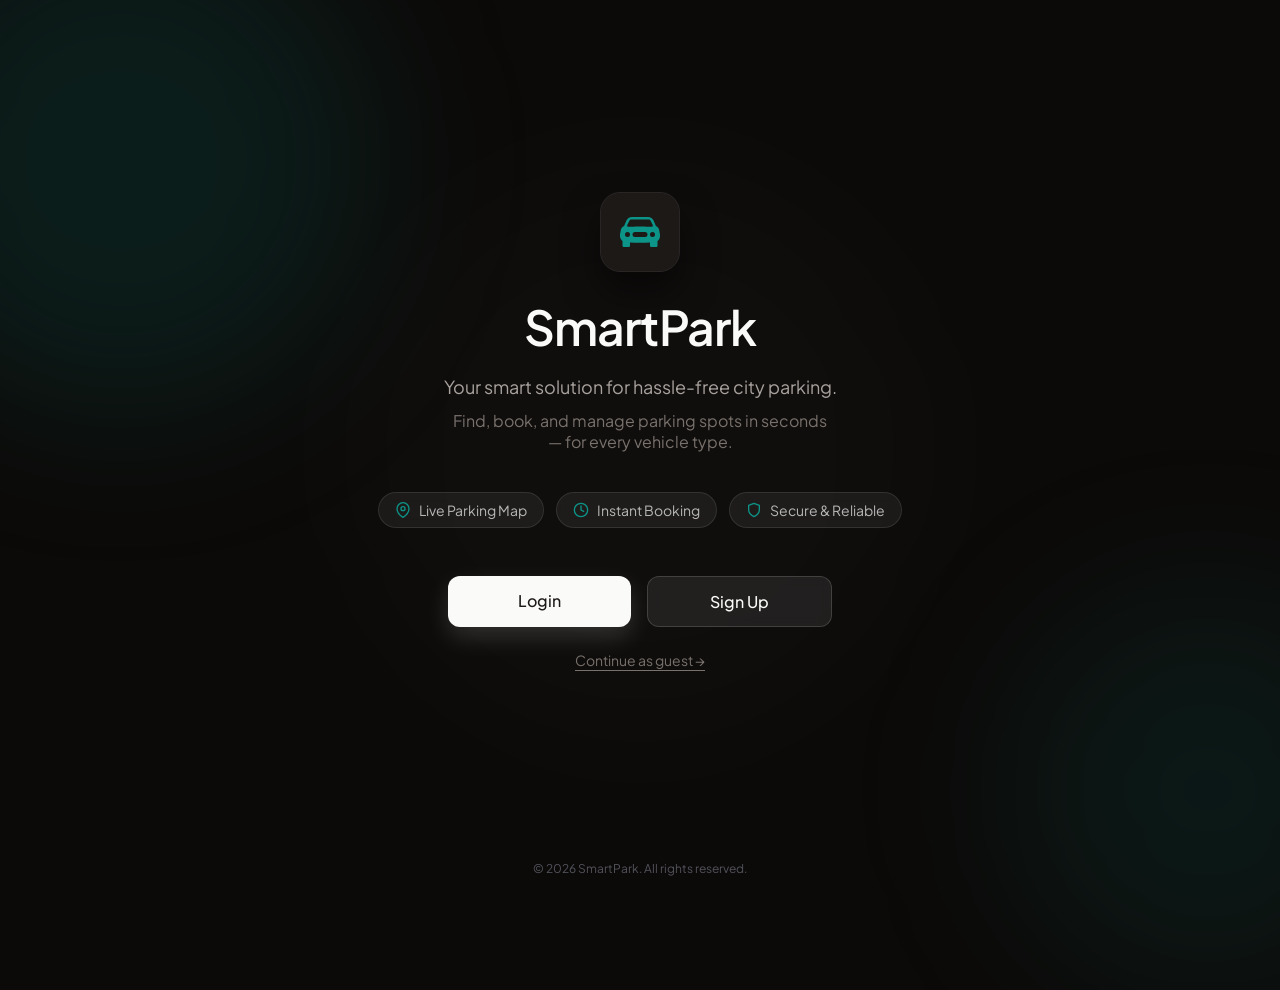
<file: welcome.html>
<!DOCTYPE html>
<html lang="en">
<head>
<meta charset="UTF-8">
<meta name="viewport" content="width=device-width, initial-scale=1.0">
<title>SmartPark</title>
<link rel="preconnect" href="https://fonts.googleapis.com">
<link href="https://fonts.googleapis.com/css2?family=Plus+Jakarta+Sans:wght@400;500;600;700&display=swap" rel="stylesheet">
<style>
  * {
    margin: 0;
    padding: 0;
    box-sizing: border-box;
  }

  body {
    font-family: 'Plus Jakarta Sans', -apple-system, BlinkMacSystemFont, "Segoe UI", Roboto, Arial, sans-serif;
    min-height: 100vh;
    display: flex;
    flex-direction: column;
    background: #0c0a09;
    position: relative;
    overflow-x: hidden;
    color: #fafaf9;
  }

  /* Background decorative blurred circles */
  .bg-decor {
    position: absolute;
    inset: 0;
    pointer-events: none;
    z-index: 0;
  }

  .circle {
    position: absolute;
    border-radius: 50%;
    filter: blur(80px);
  }

  .circle-1 {
    top: -10%;
    left: -10%;
    width: 500px;
    height: 500px;
    background: rgba(13, 148, 136, 0.14);
  }

  .circle-2 {
    bottom: -10%;
    right: -10%;
    width: 400px;
    height: 400px;
    background: rgba(13, 148, 136, 0.10);
  }

  .circle-3 {
    top: 50%;
    left: 50%;
    width: 600px;
    height: 600px;
    background: rgba(250, 250, 249, 0.02);
    transform: translate(-50%, -50%);
  }

  /* Main content */
  .content {
    flex: 1;
    display: flex;
    flex-direction: column;
    align-items: center;
    justify-content: center;
    padding: 64px 24px;
    position: relative;
    z-index: 1;
  }

  .logo-wrap {
    display: flex;
    flex-direction: column;
    align-items: center;
    margin-bottom: 40px;
    text-align: center;
  }

  .logo-icon {
    width: 80px;
    height: 80px;
    background: #1c1917;
    border: 1px solid #292524;
    border-radius: 20px;
    display: flex;
    align-items: center;
    justify-content: center;
    box-shadow: 0 20px 35px rgba(0, 0, 0, 0.5);
    margin-bottom: 24px;
  }

  .logo-icon svg {
    width: 40px;
    height: 40px;
    color: #0d9488;
  }

  h1 {
    font-size: 48px;
    font-weight: 600;
    letter-spacing: -0.02em;
    margin-bottom: 16px;
  }

  .tagline {
    color: #a8a29e;
    font-size: 18px;
    max-width: 420px;
    line-height: 1.6;
  }

  .subtext {
    color: #78716c;
    font-size: 16px;
    max-width: 380px;
    margin-top: 8px;
  }

  /* Feature pills */
  .pills {
    display: flex;
    flex-wrap: wrap;
    justify-content: center;
    gap: 12px;
    margin-bottom: 48px;
  }

  .pill {
    display: flex;
    align-items: center;
    gap: 8px;
    background: rgba(250, 250, 249, 0.06);
    border: 1px solid rgba(250, 250, 249, 0.1);
    backdrop-filter: blur(6px);
    border-radius: 999px;
    padding: 8px 16px;
  }

  .pill svg {
    width: 16px;
    height: 16px;
    color: #0d9488;
  }

  .pill span {
    font-size: 14px;
    color: rgba(250, 250, 249, 0.7);
  }

  /* CTA buttons */
  .cta-row {
    display: flex;
    gap: 16px;
    width: 100%;
    max-width: 384px;
  }

  .btn {
    flex: 1;
    text-align: center;
    padding: 14px 0;
    border-radius: 12px;
    text-decoration: none;
    font-weight: 500;
    transition: all 0.2s ease;
  }

  .btn-primary {
    background: #fafaf9;
    color: #1c1917;
    box-shadow: 0 10px 25px rgba(250, 250, 249, 0.15);
  }

  .btn-primary:hover {
    opacity: 0.9;
  }

  .btn-secondary {
    background: rgba(250, 250, 249, 0.08);
    border: 1px solid rgba(250, 250, 249, 0.15);
    color: #fafaf9;
    backdrop-filter: blur(6px);
  }

  .btn-secondary:hover {
    background: rgba(250, 250, 249, 0.14);
  }

  .guest-link {
    margin-top: 24px;
    color: #78716c;
    font-size: 14px;
    text-decoration: underline;
    text-underline-offset: 4px;
  }

  .guest-link:hover {
    color: #a8a29e;
  }

  /* Footer */
  .footer {
    position: relative;
    z-index: 1;
    text-align: center;
    padding-bottom: 24px;
    color: #52525b;
    font-size: 12px;
  }

  @media (min-width: 600px) {
    .cta-row {
      flex-direction: row;
    }
  }

  @media (max-width: 599px) {
    .cta-row {
      flex-direction: column;
    }
  }
</style>
</head>
<body>

  <div class="bg-decor">
    <div class="circle circle-1"></div>
    <div class="circle circle-2"></div>
    <div class="circle circle-3"></div>
  </div>

  <div class="content">

    <div class="logo-wrap">
      <div class="logo-icon">
        <!-- Car icon (bootstrap car-front-fill) -->
        <svg xmlns="http://www.w3.org/2000/svg" width="40" height="40" fill="currentColor" viewBox="0 0 16 16">
          <path d="M2.52 3.515A2.5 2.5 0 0 1 4.82 2h6.362c1 0 1.904.596 2.298 1.515l.792 1.848c.075.175.21.319.38.404.5.25.855.715.965 1.262l.335 1.679q.05.242.049.49v.413c0 .814-.39 1.543-1 1.997V13.5a.5.5 0 0 1-.5.5h-2a.5.5 0 0 1-.5-.5v-1.338c-1.292.048-2.745.088-4 .088s-2.708-.04-4-.088V13.5a.5.5 0 0 1-.5.5h-2a.5.5 0 0 1-.5-.5v-1.892c-.61-.454-1-1.183-1-1.997v-.413a2.5 2.5 0 0 1 .049-.49l.335-1.68c.11-.546.465-1.012.964-1.261a.8.8 0 0 0 .381-.404l.792-1.848ZM3 10a1 1 0 1 0 0-2 1 1 0 0 0 0 2m10 0a1 1 0 1 0 0-2 1 1 0 0 0 0 2M6 8a1 1 0 0 0 0 2h4a1 1 0 1 0 0-2zM2.906 5.189a.51.51 0 0 0 .497.731c.91-.073 3.35-.17 4.597-.17s3.688.097 4.597.17a.51.51 0 0 0 .497-.731l-.956-1.913A.5.5 0 0 0 11.691 3H4.309a.5.5 0 0 0-.447.276L2.906 5.19Z"/>
        </svg>
      </div>
      <h1>SmartPark</h1>
      <p class="tagline">Your smart solution for hassle-free city parking.</p>
      <p class="subtext">Find, book, and manage parking spots in seconds — for every vehicle type.</p>
    </div>

    <div class="pills">
      <div class="pill">
        <svg viewBox="0 0 24 24" fill="none" stroke="currentColor" stroke-width="2" stroke-linecap="round" stroke-linejoin="round"><path d="M21 10c0 7-9 13-9 13s-9-6-9-13a9 9 0 1 1 18 0z"/><circle cx="12" cy="10" r="3"/></svg>
        <span>Live Parking Map</span>
      </div>
      <div class="pill">
        <svg viewBox="0 0 24 24" fill="none" stroke="currentColor" stroke-width="2" stroke-linecap="round" stroke-linejoin="round"><circle cx="12" cy="12" r="10"/><polyline points="12 6 12 12 16 14"/></svg>
        <span>Instant Booking</span>
      </div>
      <div class="pill">
        <svg viewBox="0 0 24 24" fill="none" stroke="currentColor" stroke-width="2" stroke-linecap="round" stroke-linejoin="round"><path d="M12 22s8-4 8-10V5l-8-3-8 3v7c0 6 8 10 8 10z"/></svg>
        <span>Secure &amp; Reliable</span>
      </div>
    </div>

    <div class="cta-row">
      <a href="Login.html" class="btn btn-primary">Login</a>
      <a href="Register.html" class="btn btn-secondary">Sign Up</a>
    </div>

    <a href="Home.html" class="guest-link">Continue as guest &rarr;</a>

  </div>

  <div class="footer">
    &copy; 2026 SmartPark. All rights reserved.
  </div>

</body>
</html>
</file>
<file: Admin-theme.css>
/* ============================================================
   SmartPark Admin — Premium Minimal Theme
   Warm Charcoal & Muted Emerald Accent
   Dark theme for admin pages
   ============================================================ */

@import url('https://fonts.googleapis.com/css2?family=Plus+Jakarta+Sans:wght@400;500;600;700;800&display=swap');

:root {
  /* dark surfaces */
  --background: #0c0a09;
  --card: #1c1917;
  --border: #292524;
  --muted: #1a1715;
  --input-background: #1c1917;

  /* text */
  --foreground: #fafaf9;
  --muted-foreground: #a8a29e;

  /* brand — warm charcoal */
  --primary: #fafaf9;
  --primary-hover: #e7e5e4;
  --primary-foreground: #1c1917;
  --accent: #1a1715;

  /* secondary accent — muted teal/emerald */
  --accent-2: #0d9488;
  --accent-2-soft: rgba(13,148,136,0.12);

  /* footer band */
  --navy: #0c0a09;
  --navy-soft: #1c1917;
  --navy-foreground: #fafaf9;

  /* status */
  --destructive: #ef4444;
  --destructive-soft: rgba(239,68,68,0.10);
  --green: #059669;
  --green-soft: rgba(5,150,105,0.10);
  --amber-soft: rgba(217,119,6,0.10);
  --blue: #0d9488;
  --blue-soft: rgba(13,148,136,0.08);

  --radius: 14px;
  --radius-sm: 9px;
  --font-display: "Plus Jakarta Sans", -apple-system, BlinkMacSystemFont, "Segoe UI", Roboto, sans-serif;
  --font-body: "Plus Jakarta Sans", -apple-system, BlinkMacSystemFont, "Segoe UI", Roboto, Arial, sans-serif;
}

* {
  margin: 0;
  padding: 0;
  box-sizing: border-box;
}

body {
  background: var(--background);
  color: var(--foreground);
  font-family: var(--font-body);
  -webkit-font-smoothing: antialiased;
}

h1, h2, h3, h4 {
  font-family: var(--font-display);
  color: var(--foreground);
}

button { cursor: pointer; }

:focus-visible {
  outline: 2px solid var(--accent-2);
  outline-offset: 2px;
}

/* ============================================================
   NAVBAR
   ============================================================ */
.navbar {
  display: flex;
  align-items: center;
  justify-content: space-between;
  gap: 24px;
  background: #141210;
  color: var(--foreground);
  padding: 0 32px;
  height: 64px;
  position: sticky;
  top: 0;
  z-index: 50;
  border-bottom: 1px solid var(--border);
  box-shadow: 0 1px 4px rgba(0,0,0,0.2);
}

.navbar .logo {
  display: flex;
  align-items: center;
  gap: 12px;
}

.navbar .logo-box,
.brand-icon {
  width: 38px;
  height: 38px;
  border-radius: 10px;
  background: var(--primary);
  color: var(--primary-foreground);
  display: flex;
  align-items: center;
  justify-content: center;
  flex-shrink: 0;
}

.navbar .logo h2 {
  font-size: 17px;
  font-weight: 700;
  color: var(--foreground);
  letter-spacing: -0.2px;
}

.navbar .links {
  display: flex;
  align-items: center;
  gap: 6px;
  flex: 1;
  justify-content: center;
}

.navbar .links a {
  display: flex;
  align-items: center;
  gap: 7px;
  padding: 8px 14px;
  border-radius: var(--radius-sm);
  color: var(--muted-foreground);
  text-decoration: none;
  font-size: 13.5px;
  font-weight: 500;
  transition: background 0.15s ease, color 0.15s ease;
}

.navbar .links a svg { width: 17px; height: 17px; flex-shrink: 0; }

.navbar .links a:hover {
  background: #1c1917;
  color: var(--foreground);
}

.navbar .links a.active {
  background: var(--primary);
  color: var(--primary-foreground);
}

.navbar .buttons {
  display: flex;
  gap: 10px;
}

.navbar .buttons button {
  display: flex;
  align-items: center;
  gap: 6px;
  padding: 8px 14px;
  border-radius: var(--radius-sm);
  border: 1.5px solid var(--border);
  background: transparent;
  color: var(--foreground);
  font-size: 13px;
  font-weight: 600;
  font-family: inherit;
  transition: background 0.15s ease, border-color 0.15s ease;
}

.navbar .buttons button:hover { background: #1c1917; border-color: #44403c; }

.navbar .buttons .Register {
  background: var(--primary);
  border-color: var(--primary);
  color: var(--primary-foreground);
}

.navbar .buttons .Register:hover { background: var(--primary-hover); }

@media (max-width: 900px) {
  .navbar { flex-wrap: wrap; padding: 12px 18px; height: auto; }
  .navbar .links { order: 3; width: 100%; justify-content: flex-start; overflow-x: auto; }
  .navbar .links a span { display: none; }
}

/* ============================================================
   PAGE / HEADER
   ============================================================ */
.page { padding: 32px 0 56px; }

.container {
  max-width: 1180px;
  margin: 0 auto;
  padding: 0 28px;
}

.header {
  display: flex;
  align-items: center;
  justify-content: space-between;
  gap: 20px;
  margin-bottom: 28px;
  flex-wrap: wrap;
}

.header-left {
  display: flex;
  align-items: center;
  gap: 14px;
}

.header-left .brand-icon svg { width: 19px; height: 19px; }

.header h1 {
  font-size: 21px;
  font-weight: 700;
  letter-spacing: -0.2px;
}

.header .subtitle {
  font-size: 13px;
  color: var(--muted-foreground);
  margin-top: 2px;
}

/* ============================================================
   BUTTONS
   ============================================================ */
.btn {
  display: inline-flex;
  align-items: center;
  justify-content: center;
  gap: 7px;
  padding: 9px 16px;
  border-radius: var(--radius-sm);
  border: 1px solid transparent;
  font-size: 13.5px;
  font-weight: 600;
  font-family: inherit;
  background: var(--primary);
  color: var(--primary-foreground);
  transition: background 0.15s ease, border-color 0.15s ease, opacity 0.15s ease;
}

.btn:hover { background: var(--primary-hover); }
.btn:active { transform: translateY(1px); }

.btn-primary { background: var(--primary); color: var(--primary-foreground); }
.btn-primary:hover { background: var(--primary-hover); }

.btn-outline {
  background: transparent;
  border-color: var(--border);
  color: var(--foreground);
}
.btn-outline:hover { background: var(--muted); }

.icon-sm { width: 15px; height: 15px; }

/* ============================================================
   STATS GRID
   ============================================================ */
.stats-grid {
  display: grid;
  grid-template-columns: repeat(4, 1fr);
  gap: 16px;
  margin-bottom: 28px;
}

.stat-card {
  background: var(--card);
  border: 1px solid var(--border);
  border-radius: var(--radius);
  padding: 18px 20px;
  box-shadow: 0 1px 2px rgba(0,0,0,0.1);
}

.stat-card-top {
  display: flex;
  align-items: center;
  justify-content: space-between;
  margin-bottom: 14px;
}

.stat-icon-wrap {
  width: 38px;
  height: 38px;
  border-radius: 10px;
  display: flex;
  align-items: center;
  justify-content: center;
}
.stat-icon-wrap svg { width: 19px; height: 19px; }

.stat-icon-wrap.color-blue   { background: var(--blue-soft);   color: var(--blue); }
.stat-icon-wrap.color-green  { background: var(--green-soft);  color: var(--green); }
.stat-icon-wrap.color-purple { background: rgba(139,92,246,0.1); color: #a78bfa; }
.stat-icon-wrap.color-orange { background: rgba(217,119,6,0.1); color: #f59e0b; }

.stat-change {
  font-size: 12px;
  font-weight: 700;
  color: var(--green);
  background: var(--green-soft);
  padding: 3px 8px;
  border-radius: 99px;
}

.stat-value {
  font-family: var(--font-display);
  font-size: 24px;
  font-weight: 700;
  letter-spacing: -0.3px;
  margin-bottom: 2px;
}

.stat-label {
  font-size: 12.5px;
  color: var(--muted-foreground);
}

@media (max-width: 900px) {
  .stats-grid { grid-template-columns: repeat(2, 1fr); }
}
@media (max-width: 540px) {
  .stats-grid { grid-template-columns: 1fr; }
}

/* ============================================================
   PANEL / TABS
   ============================================================ */
.panel {
  background: var(--card);
  border: 1px solid var(--border);
  border-radius: var(--radius);
  overflow: hidden;
  box-shadow: 0 1px 2px rgba(0,0,0,0.1);
}

.tabs-bar {
  border-bottom: 1px solid var(--border);
  background: var(--muted);
}

.tabs-scroll {
  display: flex;
  gap: 4px;
  padding: 8px 12px;
  overflow-x: auto;
}

.tab-btn {
  flex-shrink: 0;
  padding: 8px 16px;
  border: none;
  background: transparent;
  border-radius: var(--radius-sm);
  font-size: 13.5px;
  font-weight: 600;
  color: var(--muted-foreground);
  font-family: inherit;
  transition: background 0.15s ease, color 0.15s ease;
}

.tab-btn:hover { color: var(--foreground); }

.tab-btn.active {
  background: var(--card);
  color: var(--foreground);
  box-shadow: 0 1px 3px rgba(0,0,0,0.2);
}

.tab-content { padding: 24px; }

/* ============================================================
   SHARED STACK / SECTION HELPERS
   ============================================================ */
.stack { display: flex; flex-direction: column; gap: 1.75rem; }
.stack-sm { display: flex; flex-direction: column; gap: 0.5rem; }

.section-title {
  font-size: 14px;
  font-weight: 700;
  margin-bottom: 12px;
  letter-spacing: -0.1px;
}

/* ============================================================
   OVERVIEW: mini cards, charts, activity feed
   ============================================================ */
.mini-grid {
  display: grid;
  grid-template-columns: repeat(4, 1fr);
  gap: 14px;
}

.mini-card {
  background: var(--muted);
  border: 1px solid var(--border);
  border-radius: var(--radius-sm);
  padding: 14px 16px;
}

.mini-card-label {
  font-size: 12px;
  color: var(--muted-foreground);
  margin-bottom: 6px;
}

.mini-card-value {
  font-family: var(--font-display);
  font-size: 18px;
  font-weight: 700;
}

@media (max-width: 900px) { .mini-grid { grid-template-columns: repeat(2, 1fr); } }

.charts-grid {
  display: grid;
  grid-template-columns: repeat(2, 1fr);
  gap: 16px;
}

.chart-card {
  border: 1px solid var(--border);
  border-radius: var(--radius-sm);
  padding: 16px;
  background: var(--card);
}

.chart-card h4 {
  font-size: 13px;
  font-weight: 600;
  margin-bottom: 10px;
  color: var(--foreground);
}

.chart-wrap { height: 220px; position: relative; }

@media (max-width: 900px) { .charts-grid { grid-template-columns: 1fr; } }

.charts-header {
  display: flex;
  align-items: center;
  gap: 10px;
  color: var(--primary);
}
.charts-header svg { width: 20px; height: 20px; }

.activity-row {
  display: flex;
  align-items: center;
  justify-content: space-between;
  padding: 11px 4px;
  border-bottom: 1px solid var(--border);
}
.activity-row:last-child { border-bottom: none; }

.activity-name { font-size: 13.5px; font-weight: 600; }
.activity-meta { font-size: 12px; color: var(--muted-foreground); margin-top: 2px; }

.activity-right {
  display: flex;
  align-items: center;
  gap: 10px;
}
.activity-amount { font-size: 13.5px; font-weight: 700; }

/* ============================================================
   EARNINGS GRID (Charts tab)
   ============================================================ */
.earnings-grid {
  display: grid;
  grid-template-columns: repeat(4, 1fr);
  gap: 14px;
}

.earnings-card {
  background: var(--navy-soft);
  color: var(--navy-foreground);
  border-radius: var(--radius-sm);
  padding: 16px;
}

.earnings-label { font-size: 12px; color: rgba(250,250,249,0.5); margin-bottom: 8px; }
.earnings-value { font-family: var(--font-display); font-size: 19px; font-weight: 700; color: #0d9488; }
.earnings-sub { font-size: 11.5px; color: rgba(250,250,249,0.4); margin-top: 4px; }

@media (max-width: 900px) { .earnings-grid { grid-template-columns: repeat(2, 1fr); } }

/* ============================================================
   TOOLBAR / SEARCH
   ============================================================ */
.toolbar {
  display: flex;
  align-items: center;
  justify-content: space-between;
  gap: 14px;
  flex-wrap: wrap;
}

.search-wrap {
  display: flex;
  align-items: center;
  gap: 8px;
  border: 1px solid var(--border);
  border-radius: var(--radius-sm);
  padding: 0 12px;
  background: var(--input-background);
  height: 38px;
  min-width: 240px;
  flex: 1;
  max-width: 360px;
  color: var(--muted-foreground);
}

.search-wrap svg { width: 15px; height: 15px; flex-shrink: 0; }

.search-input {
  border: none;
  outline: none;
  background: transparent;
  font-size: 13.5px;
  width: 100%;
  height: 100%;
  color: var(--foreground);
  font-family: inherit;
}

/* ============================================================
   TABLES
   ============================================================ */
.table-scroll { overflow-x: auto; }

table {
  width: 100%;
  border-collapse: collapse;
  font-size: 13px;
  margin-top: 16px;
}

thead th {
  text-align: left;
  font-size: 11.5px;
  text-transform: uppercase;
  letter-spacing: 0.04em;
  color: var(--muted-foreground);
  font-weight: 600;
  padding: 0 12px 10px;
  border-bottom: 1px solid var(--border);
  white-space: nowrap;
}

tbody td {
  padding: 12px;
  border-bottom: 1px solid var(--border);
  white-space: nowrap;
  color: var(--foreground);
}

tbody tr:hover { background: var(--muted); }
tbody tr:last-child td { border-bottom: none; }

.empty-row td {
  text-align: center;
  color: var(--muted-foreground);
  padding: 28px 12px;
}

/* ============================================================
   BADGES
   ============================================================ */
.badge {
  display: inline-flex;
  align-items: center;
  padding: 4px 10px;
  border-radius: 99px;
  font-size: 11.5px;
  font-weight: 700;
  text-transform: capitalize;
  border: 1px solid transparent;
}

.badge-sm { padding: 3px 9px; font-size: 11px; }

.badge-active,
.badge-available  { background: rgba(5,150,105,0.12); color: #34d399; border-color: rgba(5,150,105,0.25); }

.badge-completed  { background: rgba(13,148,136,0.10); color: #2dd4bf; border-color: rgba(13,148,136,0.2); }

.badge-cancelled,
.badge-occupied   { background: rgba(239,68,68,0.10); color: #f87171; border-color: rgba(239,68,68,0.2); }

.badge-reserved   { background: rgba(217,119,6,0.10); color: #fbbf24; border-color: rgba(217,119,6,0.2); }

.badge-inactive    { background: var(--muted); color: var(--muted-foreground); border-color: var(--border); }

/* ============================================================
   ROW / ICON ACTION BUTTONS
   ============================================================ */
.row-actions {
  display: flex;
  gap: 6px;
}

.icon-btn {
  display: inline-flex;
  align-items: center;
  justify-content: center;
  width: 30px;
  height: 30px;
  border: 1px solid var(--border);
  border-radius: var(--radius-sm);
  background: var(--card);
  color: var(--muted-foreground);
  transition: background 0.15s ease, color 0.15s ease, border-color 0.15s ease;
}

.icon-btn svg { width: 14px; height: 14px; }

.icon-btn:hover {
  background: var(--accent);
  color: var(--primary);
  border-color: #44403c;
}

.icon-btn.danger:hover {
  background: var(--destructive-soft);
  color: var(--destructive);
  border-color: rgba(239,68,68,0.2);
}

/* ============================================================
   FOOTER
   ============================================================ */
.footer {
  background: var(--navy-soft);
  color: rgba(250,250,249,0.65);
  display: grid;
  grid-template-columns: 2fr 1fr 1fr;
  gap: 32px;
  padding: 40px 32px 24px;
  margin-top: 40px;
}

.footer-logo {
  display: flex;
  align-items: center;
  gap: 10px;
  margin-bottom: 12px;
}

.footer-logo .logo-box {
  width: 34px; height: 34px;
  background: #292524; color: #0d9488;
  border-radius: 8px;
  display: flex; align-items: center; justify-content: center;
  border: 1px solid #44403c;
}

.footer-logo h2 { color: var(--navy-foreground); font-size: 16px; }

.footer-text {
  font-size: 13px;
  line-height: 1.6;
  color: rgba(250,250,249,0.45);
  max-width: 320px;
}

.footer-section h3 {
  font-size: 13px;
  color: #0d9488;
  margin-bottom: 12px;
}

.footer-section ul { list-style: none; display: flex; flex-direction: column; gap: 9px; }

.footer-section li,
.footer-section a {
  font-size: 13px;
  color: rgba(250,250,249,0.5);
  text-decoration: none;
}

.footer-section a:hover { color: #e0e4ff; }

.footer-bottom {
  text-align: center;
  background: #0c0a09;
  color: rgba(250,250,249,0.35);
  font-size: 12px;
  padding: 14px;
}

@media (max-width: 800px) {
  .footer { grid-template-columns: 1fr; padding: 32px 24px 20px; }
}
</file>
<file: Admin.css>
/* ============================================================
   Additional styles for Admin Panel — Modal, Toast, Forms
   ============================================================ */

/* ── Modal Overlay ── */
.modal-overlay {
  position: fixed;
  inset: 0;
  background: rgba(0, 0, 0, 0.6);
  backdrop-filter: blur(4px);
  display: flex;
  align-items: center;
  justify-content: center;
  z-index: 1000;
  animation: fadeIn 0.2s ease;
}

@keyframes fadeIn {
  from { opacity: 0; }
  to { opacity: 1; }
}

.modal-card {
  background: var(--card);
  border: 1px solid var(--border);
  border-radius: var(--radius);
  padding: 1.5rem;
  width: 100%;
  max-width: 480px;
  max-height: 90vh;
  overflow-y: auto;
  box-shadow: 0 20px 60px rgba(0,0,0,0.4);
  animation: slideUp 0.3s ease;
}

@keyframes slideUp {
  from { opacity: 0; transform: translateY(20px); }
  to { opacity: 1; transform: translateY(0); }
}

.modal-header {
  display: flex;
  align-items: center;
  justify-content: space-between;
  margin-bottom: 1.25rem;
}

.modal-header h3 {
  font-size: 1.125rem;
  font-weight: 600;
  color: var(--foreground);
}

.modal-close {
  background: none;
  border: none;
  cursor: pointer;
  padding: 0.25rem;
  color: var(--muted-foreground);
  transition: color 0.15s ease;
}

.modal-close:hover {
  color: var(--foreground);
}

.modal-close svg {
  width: 20px;
  height: 20px;
}

.modal-body {
  margin-bottom: 1.5rem;
}

.modal-footer {
  display: flex;
  gap: 0.75rem;
  justify-content: flex-end;
}

/* ── Form Stack ── */
.form-stack {
  display: flex;
  flex-direction: column;
  gap: 1rem;
}

.form-field {
  display: flex;
  flex-direction: column;
  gap: 0.375rem;
}

.form-field label {
  font-size: 0.8125rem;
  font-weight: 500;
  color: var(--foreground);
}

.form-field input,
.form-field select {
  padding: 0.625rem 0.875rem;
  border: 1px solid var(--border);
  border-radius: var(--radius);
  background: var(--input-background);
  font-size: 0.875rem;
  color: var(--foreground);
  font-family: inherit;
  transition: border-color 0.15s ease, box-shadow 0.15s ease;
}

.form-field input:focus,
.form-field select:focus {
  outline: none;
  border-color: var(--accent-2);
  box-shadow: 0 0 0 2px rgba(13,148,136,0.15);
}

.form-field input::placeholder {
  color: var(--muted-foreground);
}

/* ── Toast Notifications ── */
.toast {
  position: fixed;
  bottom: 1.5rem;
  right: 1.5rem;
  display: flex;
  align-items: center;
  gap: 0.625rem;
  padding: 0.875rem 1.25rem;
  border-radius: var(--radius);
  font-size: 0.875rem;
  font-weight: 500;
  box-shadow: 0 4px 20px rgba(0,0,0,0.3);
  z-index: 1100;
  animation: toastIn 0.3s ease;
}

@keyframes toastIn {
  from { opacity: 0; transform: translateX(20px); }
  to { opacity: 1; transform: translateX(0); }
}

.toast-hide {
  animation: toastOut 0.3s ease forwards;
}

@keyframes toastOut {
  from { opacity: 1; transform: translateX(0); }
  to { opacity: 0; transform: translateX(20px); }
}

.toast-success {
  background: rgba(5,150,105,0.1);
  color: #34d399;
  border: 1px solid rgba(5,150,105,0.2);
}

.toast-error {
  background: rgba(239,68,68,0.1);
  color: #f87171;
  border: 1px solid rgba(239,68,68,0.2);
}

.toast-icon svg {
  width: 18px;
  height: 18px;
}

/* ── Slot Card Hover Actions ── */
.slot-actions {
  display: flex;
  gap: 4px;
}

.slot-actions .icon-btn {
  padding: 3px;
  background: rgba(255,255,255,0.9);
  border-radius: 4px;
  border: none;
  cursor: pointer;
  color: var(--foreground);
  transition: background-color 0.15s ease;
}

.slot-actions .icon-btn:hover {
  background: var(--accent);
}

.slot-actions .icon-btn svg {
  width: 14px;
  height: 14px;
}

/* ── Responsive Modal ── */
@media (max-width: 640px) {
  .modal-card {
    margin: 1rem;
    max-height: calc(100vh - 2rem);
  }
  
  .modal-footer {
    flex-direction: column;
  }
  
  .modal-footer .btn {
    width: 100%;
    justify-content: center;
  }
}
</file>
